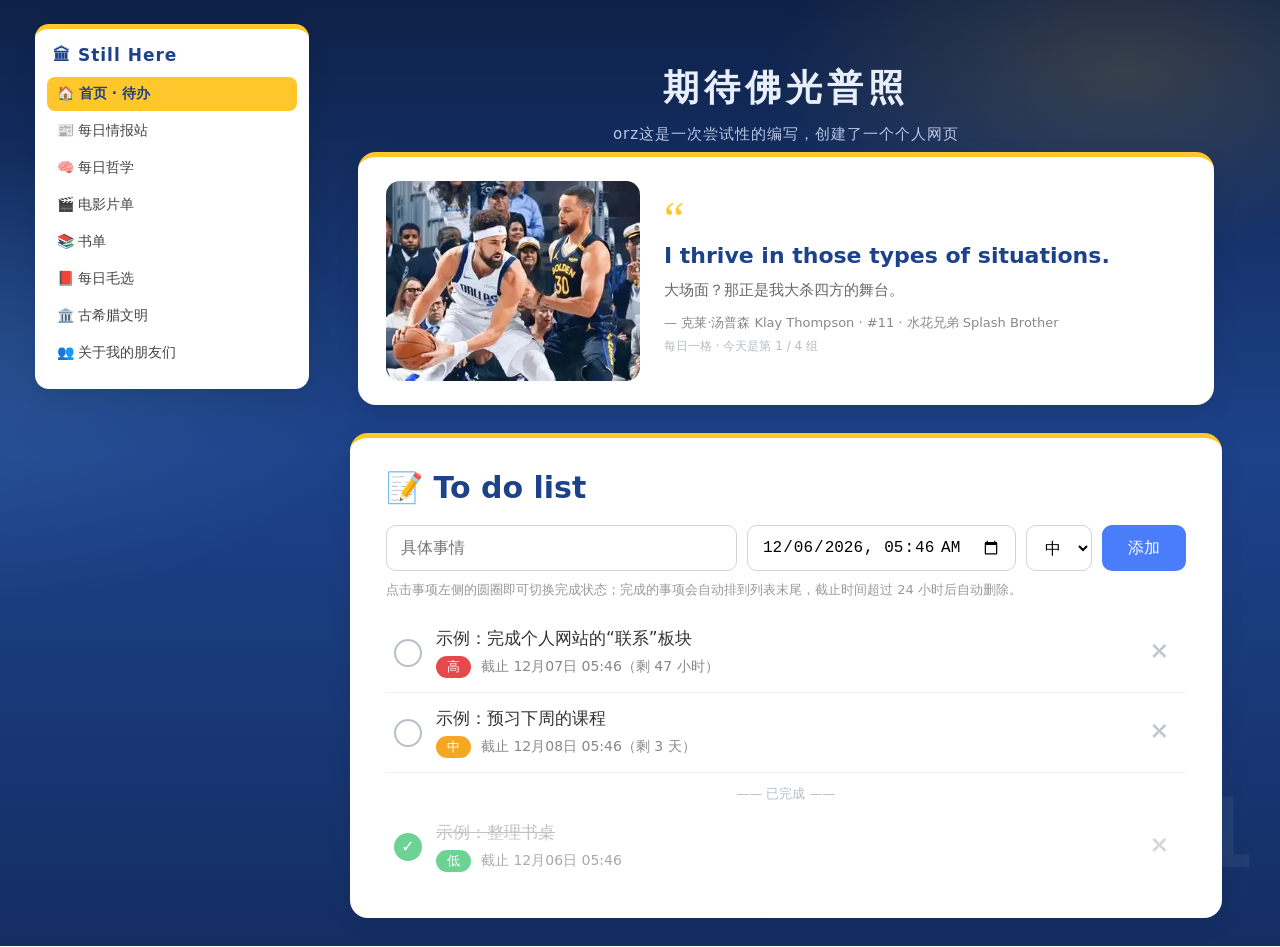
<file: index.html>
<!DOCTYPE html>
<html lang="zh-CN">
<head>
<meta charset="utf-8">
<meta name="viewport" content="width=device-width, initial-scale=1">
<title>首页 · 待办清单 · Still Here</title>
<link rel="stylesheet" href="style.css">
<link rel="icon" href="favicon.svg" type="image/svg+xml">
</head>
<body id="top">
<div class="page-wrap">
<aside class="site-side"></aside>
<script src="nav.js"></script>
<main class="site-main">
<!-- ===== 网站开场白 ===== -->
    <header class="site-intro">
      <h1>期待佛光普照</h1>
      <p>orz这是一次尝试性的编写，创建了一个个人网页</p>
    </header>

    
<!-- ===== 克莱·汤普森名言横幅（每日一格） ===== -->
    <section class="klay-banner" id="klay">
      <img class="klay-photo" id="klayPhoto" src="klay-hold.webp" alt="克莱·汤普森 Klay Thompson #11">
      <div class="klay-quote">
        <div class="klay-mark">“</div>
        <p class="klay-text" id="klayQuote">I thrive in those types of situations.</p>
        <p class="klay-cn" id="klayQuoteCn">大场面？那正是我大杀四方的舞台。</p>
        <p class="klay-author" id="klayAuthor">— 克莱·汤普森 Klay Thompson · #11 · 水花兄弟 Splash Brother</p>
        <p class="klay-credit" id="klayCredit" style="display:none;"></p>
        <p class="klay-day" id="klayDay"></p>
      </div>
    </section>
    <script>
      (function () {
        // 照片 + 格言轮换池：按日期每天自动换一组；想加新的往数组里追加即可
        var WALL = [
          {
            img: 'klay-hold.webp', alt: '克莱持球对阵库里',
            en: 'I thrive in those types of situations.',
            cn: '大场面？那正是我大杀四方的舞台。',
            by: '— 克莱·汤普森 Klay Thompson · #11 · 水花兄弟 Splash Brother',
            credit: ''
          },
          {
            img: 'klay-shot.webp', alt: '克莱的经典投篮姿势',
            en: "It's pretty surreal, and really you just feel like every shot you throw up is going to go in.",
            cn: '那感觉难以置信——你投出去的每一球，都应声入网。',
            by: '— 克莱·汤普森，2015年1月23日 · 单节37分之夜',
            credit: 'Photo: Keith Allison / Wikimedia Commons · CC BY-SA 2.0'
          },
          {
            img: 'klay-run.webp', alt: '克莱身穿勇士白色球衣',
            en: "I'm satisfied with Game 6 Klay. I don't need another nickname.",
            cn: '“G6 克莱”——这个名字我很满意，不需要别的了。',
            by: '— 克莱·汤普森，2022年6月 · 总决赛G6赛后',
            credit: ''
          },
          {
            img: 'klay.webp', alt: '克莱身穿勇士新年中文球衣',
            en: "I realize I'm on a really good streak right now of Game 6s... It's obviously a nickname I've earned.",
            cn: '“G6 克莱”这个绰号，是我用一场场硬仗挣来的。',
            by: '— 克莱·汤普森，2022年6月 · “G6克莱”',
            credit: 'Photo: Keith Allison / Wikimedia Commons · CC BY-SA 2.0'
          }
        ];
        var day = Math.floor(new Date().setHours(0, 0, 0, 0) / 86400000);
        var pick = WALL[day % WALL.length];
        document.getElementById('klayPhoto').src = pick.img;
        document.getElementById('klayPhoto').alt = pick.alt;
        document.getElementById('klayQuote').textContent = pick.en;
        document.getElementById('klayQuoteCn').textContent = pick.cn;
        document.getElementById('klayAuthor').textContent = pick.by;
        var creditEl = document.getElementById('klayCredit');
        if (pick.credit) { creditEl.textContent = pick.credit; creditEl.style.display = ''; }
        document.getElementById('klayDay').textContent = '每日一格 · 今天是第 ' + (day % WALL.length + 1) + ' / ' + WALL.length + ' 组';
      })();
    </script>

    
<!-- ===== 模块一：To do list ===== -->
    <section class="todo-section" id="todo">
      <h2>📝 To do list</h2>
      <form class="todo-form" id="todoForm">
        <input type="text" id="todoText" placeholder="具体事情" maxlength="100" required>
        <input type="datetime-local" id="todoTime" required>
        <select id="todoUrgency" title="紧迫度">
          <option value="high">高</option>
          <option value="mid" selected>中</option>
          <option value="low">低</option>
        </select>
        <button type="submit">添加</button>
      </form>
      <p class="todo-tip">点击事项左侧的圆圈即可切换完成状态；完成的事项会自动排到列表末尾，截止时间超过 24 小时后自动删除。</p>
      <ul id="todoList"></ul>
    </section>

    
</main>
</div>
<script>
      (function () {
        var KEY = 'stillHereTodos';
        var DAY = 24 * 60 * 60 * 1000;
        var listEl = document.getElementById('todoList');

        function pad(n) { return (n < 10 ? '0' : '') + n; }
        function uid() { return Date.now().toString(36) + '-' + Math.random().toString(36).slice(2, 7); }
        function toInputValue(d) {
          return d.getFullYear() + '-' + pad(d.getMonth() + 1) + '-' + pad(d.getDate()) +
                 'T' + pad(d.getHours()) + ':' + pad(d.getMinutes());
        }
        function fmtTime(str) {
          var d = new Date(str);
          return (d.getMonth() + 1) + '月' + pad(d.getDate()) + '日 ' + pad(d.getHours()) + ':' + pad(d.getMinutes());
        }
        function load() {
          try { return JSON.parse(localStorage.getItem(KEY)) || []; }
          catch (e) { return []; }
        }
        function save() {
          try { localStorage.setItem(KEY, JSON.stringify(todos)); } catch (e) {}
        }

        var todos = load();

        // 第一次打开时放三条示例数据方便预览效果；不需要可整段删除
        var firstRun = false;
        try { firstRun = localStorage.getItem(KEY) === null; } catch (e) {}
        if (firstRun && todos.length === 0) {
          var now = Date.now();
          todos = [
            { id: uid(), text: '示例：完成个人网站的“联系”板块', time: toInputValue(new Date(now + 2 * DAY)), urgency: 'high', done: false },
            { id: uid(), text: '示例：预习下周的课程', time: toInputValue(new Date(now + 3 * DAY)), urgency: 'mid', done: false },
            { id: uid(), text: '示例：整理书桌', time: toInputValue(new Date(now + 1 * DAY)), urgency: 'low', done: true }
          ];
          save();
        }

        // 截止时间超过 24 小时的事项自动删除（无论是否完成）
        function cleanExpired() {
          var now = Date.now();
          var remain = todos.filter(function (t) {
            return new Date(t.time).getTime() + DAY > now;
          });
          if (remain.length !== todos.length) { todos = remain; save(); }
        }

        function remainingText(endMs) {
          var ms = endMs - Date.now();
          if (ms <= 0) return '（已逾期）';
          var h = Math.floor(ms / 3600000);
          if (h < 1) return '（剩不到 1 小时）';
          if (h < 48) return '（剩 ' + h + ' 小时）';
          return '（剩 ' + Math.round(h / 24) + ' 天）';
        }

        function render() {
          // 未完成的排前面（同组内按截止时间从早到晚），完成的固定沉到最末尾
          todos.sort(function (a, b) {
            if (a.done !== b.done) return a.done ? 1 : -1;
            return new Date(a.time) - new Date(b.time);
          });

          listEl.innerHTML = '';
          if (todos.length === 0) {
            var empty = document.createElement('li');
            empty.className = 'todo-empty';
            empty.textContent = '暂无待办，在上面添加一件吧～';
            listEl.appendChild(empty);
            return;
          }

          var hasPending = todos.some(function (t) { return !t.done; });
          var dividerAdded = false;

          todos.forEach(function (t) {
            if (t.done && hasPending && !dividerAdded) {
              var dv = document.createElement('li');
              dv.className = 'todo-divider';
              dv.textContent = '—— 已完成 ——';
              listEl.appendChild(dv);
              dividerAdded = true;
            }

            var li = document.createElement('li');
            li.className = 'todo-item' + (t.done ? ' done' : '');

            var check = document.createElement('span');
            check.className = 'todo-check';
            check.dataset.id = t.id;
            check.title = '点击切换完成状态';
            check.textContent = '✓';

            var main = document.createElement('div');
            main.className = 'todo-main';

            var text = document.createElement('div');
            text.className = 'todo-text';
            text.textContent = t.text;

            var end = new Date(t.time);
            var overdue = !t.done && end.getTime() < Date.now();
            var meta = document.createElement('div');
            meta.className = 'todo-meta' + (overdue ? ' overdue' : '');

            var badge = document.createElement('span');
            badge.className = 'badge ' + t.urgency;
            badge.title = '紧迫度';
            badge.textContent = t.urgency === 'high' ? '高' : (t.urgency === 'mid' ? '中' : '低');

            var deadline = document.createElement('span');
            deadline.className = 'todo-deadline';
            deadline.textContent = '截止 ' + fmtTime(t.time) + (t.done ? '' : remainingText(end.getTime()));

            meta.appendChild(badge);
            meta.appendChild(deadline);
            main.appendChild(text);
            main.appendChild(meta);

            var del = document.createElement('button');
            del.type = 'button';
            del.className = 'todo-del';
            del.dataset.del = t.id;
            del.title = '删除';
            del.textContent = '✕';

            li.appendChild(check);
            li.appendChild(main);
            li.appendChild(del);
            listEl.appendChild(li);
          });
        }

        document.getElementById('todoForm').addEventListener('submit', function (e) {
          e.preventDefault();
          var textEl = document.getElementById('todoText');
          var timeEl = document.getElementById('todoTime');
          var text = textEl.value.trim();
          if (!text || !timeEl.value) return;
          todos.push({
            id: uid(),
            text: text,
            time: timeEl.value,
            urgency: document.getElementById('todoUrgency').value,
            done: false
          });
          save();
          render();
          textEl.value = '';
          timeEl.value = toInputValue(new Date(Date.now() + DAY));
          textEl.focus();
        });

        listEl.addEventListener('click', function (e) {
          var check = e.target.closest ? e.target.closest('.todo-check') : null;
          if (check) {
            for (var i = 0; i < todos.length; i++) {
              if (String(todos[i].id) === check.dataset.id) { todos[i].done = !todos[i].done; break; }
            }
            save();
            render();
            return;
          }
          var del = e.target.closest ? e.target.closest('.todo-del') : null;
          if (del) {
            todos = todos.filter(function (t) { return String(t.id) !== del.dataset.del; });
            save();
            render();
          }
        });

        document.getElementById('todoTime').value = toInputValue(new Date(Date.now() + DAY));

        cleanExpired();
        render();
        // 页面保持打开时每分钟刷新一次：自动删除过期事项、更新剩余时间
        setInterval(function () { cleanExpired(); render(); }, 60 * 1000);
      })();
    </script>
</body>
</html>
</file>
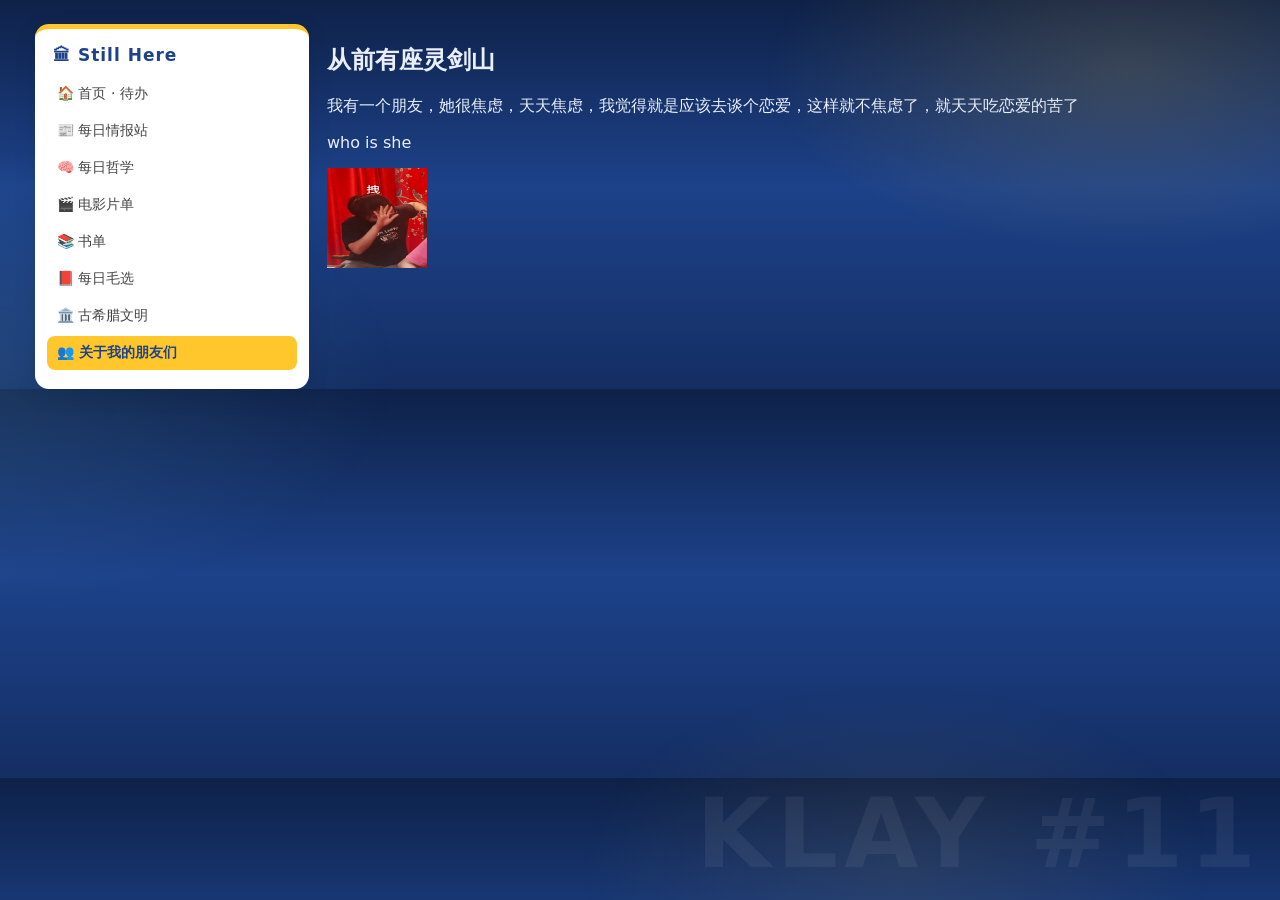
<file: about-friends.html>
<!DOCTYPE html>
<html lang="zh-CN">
<head>
<meta charset="utf-8">
<meta name="viewport" content="width=device-width, initial-scale=1">
<title>关于我的朋友们 · Still Here</title>
<link rel="stylesheet" href="style.css">
<link rel="icon" href="favicon.svg" type="image/svg+xml">
</head>
<body id="top">
<div class="page-wrap">
<aside class="site-side"></aside>
<script src="nav.js"></script>
<main class="site-main">
<!-- ===== 关于我的朋友们 ===== -->
    <section class="friends-section" id="friends">
      <h2>从前有座灵剑山</h2>
      <p>我有一个朋友，她很焦虑，天天焦虑，我觉得就是应该去谈个恋爱，这样就不焦虑了，就天天吃恋爱的苦了</p>
      <p>who is she</p>
      <img src="test1.webp" alt="logo" width="100" height="100">
    </section>
</main>
</div>
</body>
</html>
</file>
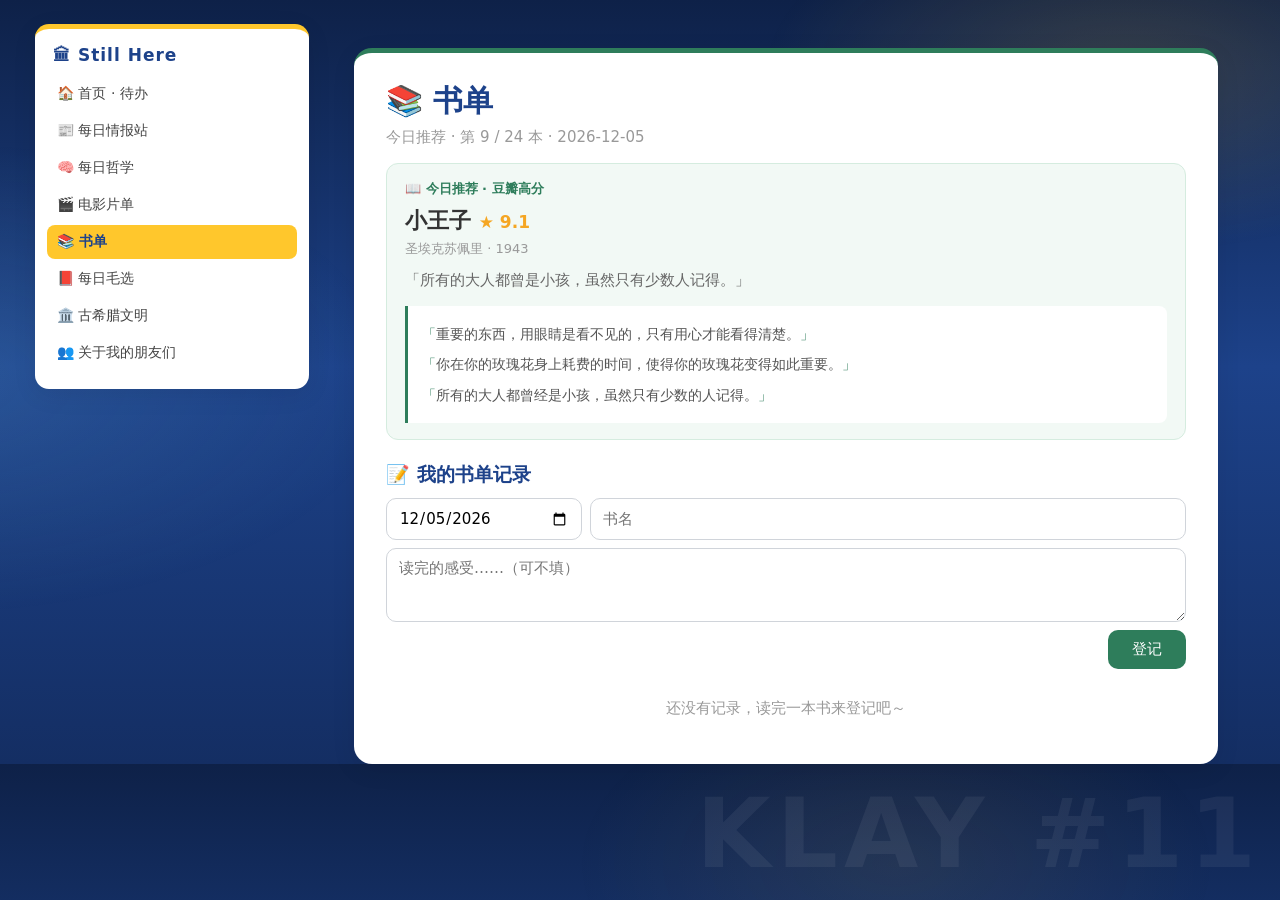
<file: books.html>
<!DOCTYPE html>
<html lang="zh-CN">
<head>
<meta charset="utf-8">
<meta name="viewport" content="width=device-width, initial-scale=1">
<title>书单 · Still Here</title>
<link rel="stylesheet" href="style.css">
<link rel="icon" href="favicon.svg" type="image/svg+xml">
</head>
<body id="top">
<div class="page-wrap">
<aside class="site-side"></aside>
<script src="nav.js"></script>
<main class="site-main">
<!-- ===== 模块五：书单 ===== -->
    <section class="book-section" id="books">
      <h2>📚 书单</h2>
      <p class="book-date" id="bkDate"></p>
      <div class="book-pick">
        <p class="book-pick-tag">📖 今日推荐 · 豆瓣高分</p>
        <p class="book-pick-name" id="bkPickName"></p>
        <p class="book-pick-meta" id="bkPickMeta"></p>
        <p class="book-pick-line" id="bkPickLine"></p>
        <ul class="book-quotes" id="bkPickQuotes"></ul>
      </div>
      <h3 class="book-sub">📝 我的书单记录</h3>
      <form class="book-form" id="bookForm">
        <div class="book-row">
          <input type="date" id="bkDateInput" required>
          <input type="text" id="bkNameInput" placeholder="书名" maxlength="60" required>
        </div>
        <textarea id="bkThought" placeholder="读完的感受……（可不填）" maxlength="300"></textarea>
        <button type="submit">登记</button>
      </form>
      <ul id="bookList"></ul>
    </section>
    <script>
      var BOOK_POOL = [
        { n: '红楼梦', a: '曹雪芹', y: '1791', s: 9.6, line: '满纸荒唐言，一把辛酸泪——中国古典小说的顶点。',
          q: ['满纸荒唐言，一把辛酸泪。都云作者痴，谁解其中味？', '世事洞明皆学问，人情练达即文章。', '假作真时真亦假，无为有处有还无。'] },
        { n: '活着', a: '余华', y: '1993', s: 9.4, line: '福贵的一生，把“活着”两个字写成了史诗。',
          q: ['人是为了活着本身而活着，而不是为了活着之外的任何事物而活着。', '少年去游荡，中年想掘藏，老年做和尚。'] },
        { n: '1984', a: '乔治·奥威尔', y: '1949', s: 9.4, line: '老大哥在看着你——最令人脊背发凉的政治寓言。',
          q: ['战争即和平，自由即奴役，无知即力量。', '谁控制过去就控制未来；谁控制现在就控制过去。', '老大哥在看着你。'] },
        { n: '百年孤独', a: '加西亚·马尔克斯', y: '1967', s: 9.3, line: '多年以后，面对行刑队，他想起那个看冰块的下午。',
          q: ['多年以后，面对行刑队，奥雷里亚诺上校将会回想起父亲带他去见识冰块的那个遥远的下午。', '生命中真正重要的不是你遭遇了什么，而是你记住了哪些事，又是如何铭记的。', '过去都是假的，回忆是一条没有归途的路。'] },
        { n: '围城', a: '钱钟书', y: '1947', s: 9.3, line: '婚姻是一座围城，城外的人想进去，城里的人想出来。',
          q: ['婚姻是一座围城，城外的人想进去，城里的人想出来。', '天下只有两种人：一种人挑最好的葡萄先吃，另一种人把最好的留到最后吃。', '我们对采摘不到的葡萄，不但想象它酸，也很可能想象它是分外地甜。'] },
        { n: '三体', a: '刘慈欣', y: '2006', s: 9.3, line: '宇宙就是一座黑暗森林，每个文明都是带枪的猎人。',
          q: ['弱小和无知不是生存的障碍，傲慢才是。', '给岁月以文明，而不是给文明以岁月。', '宇宙就是一座黑暗森林，每个文明都是带枪的猎人。'] },
        { n: '动物农场', a: '乔治·奥威尔', y: '1945', s: 9.3, line: '动物们赶走人类建立理想国，然后……比童话更冷的历史寓言。',
          q: ['所有动物一律平等，但有些动物比其他动物更平等。', '四条腿好，两条腿坏。', '我要更努力地工作。'] },
        { n: '福尔摩斯探案全集', a: '柯南·道尔', y: '1887', s: 9.2, line: '排除一切不可能的，剩下的就是真相。',
          q: ['排除一切不可能的，剩下的即使多么难以置信，那也是真相。', '我从不猜测。猜测是一种极坏的习惯，会影响逻辑推理。', '对于一个伟大的头脑来说，没有什么是微不足道的。'] },
        { n: '小王子', a: '圣埃克苏佩里', y: '1943', s: 9.1, line: '所有的大人都曾是小孩，虽然只有少数人记得。',
          q: ['重要的东西，用眼睛是看不见的，只有用心才能看得清楚。', '你在你的玫瑰花身上耗费的时间，使得你的玫瑰花变得如此重要。', '所有的大人都曾经是小孩，虽然只有少数的人记得。'] },
        { n: '苏菲的世界', a: '乔斯坦·贾德', y: '1991', s: 9.1, line: '一封神秘来信，带你从苏格拉底一路走到萨特。',
          q: ['你是谁？', '世界从何而来？', '最聪明的是明白自己无知的人。'] },
        { n: '人类简史', a: '尤瓦尔·赫拉利', y: '2011', s: 9.1, line: '从非洲草原到人工智能，十万年人类史的宏大叙事。',
          q: ['智人统治世界，是因为只有智人能够编织出互为主体的意义之网。', '金钱是有史以来最普遍也最有效的互信系统。', '历史从无正义。'] },
        { n: '白夜行', a: '东野圭吾', y: '1999', s: 9.1, line: '我的天空里没有太阳，总是黑夜——东野圭吾的巅峰。',
          q: ['我的天空里没有太阳，总是黑夜，但并不暗，因为有东西代替了太阳。', '只希望能手牵手在太阳下散步。'] },
        { n: '月亮与六便士', a: '毛姆', y: '1919', s: 9.0, line: '满地都是六便士，他却抬头看见了月亮。',
          q: ['我必须画画。我身不由己。一个人掉进水里，他游泳游得好不好是无关紧要的，反正他得挣扎出去。', '一般人都不是他们想要做的那种人，而是他们不得不做的那种人。'] },
        { n: '平凡的世界', a: '路遥', y: '1986', s: 9.0, line: '在苦难中把日子过成诗，普通人的英雄主义。',
          q: ['生活不能等待别人来安排，要自己去争取和奋斗。', '只有永不遏制的奋斗，才能使青春之花即便是凋谢，也是壮丽的凋谢。'] },
        { n: '局外人', a: '加缪', y: '1942', s: 9.0, line: '今天，妈妈死了。也许是昨天，我不知道——荒诞文学的第一课。',
          q: ['今天，妈妈死了。也许是昨天，我不知道。', '人生在世，永远也不该演戏作假。', '我体验到这个世界如此像我，如此友爱融洽，觉得自己过去曾经是幸福的，现在仍然是幸福的。'] },
        { n: '追风筝的人', a: '卡勒德·胡赛尼', y: '2003', s: 8.9, line: '为你，千千万万遍。',
          q: ['为你，千千万万遍。', '许多年过去了，人们说陈年旧事可以被埋葬，然而我终于明白这是错的，因为往事会自行爬上来。', '当罪行导致善行，那就是真正的获救。'] },
        { n: '无人生还', a: '阿加莎·克里斯蒂', y: '1939', s: 8.9, line: '十个小兵人，一个接一个——推理女王最完美的密室。',
          q: ['十个小士兵，出门打牙祭；不幸噎住喉，十个只剩九。', '没有人能离开这座岛。'] },
        { n: '万历十五年', a: '黄仁宇', y: '1981', s: 8.9, line: '公元 1587 年，平平无奇的一年，藏着王朝崩塌的密码。',
          q: ['万历十五年，表面上似乎是四海升平，无事可记，实际上我们的大明帝国却已经走到了它发展的尽头。', '当一个人口众多的国家，各人行动全凭儒家简单粗浅而又无法固定的原则所限制，而法律又缺乏创造性，则其社会发展的程度，必然受到限制。'] },
        { n: '枪炮、病菌与钢铁', a: '贾雷德·戴蒙德', y: '1997', s: 8.9, line: '为什么是欧洲征服了世界？地理决定论的震撼之作。',
          q: ['为什么你们白人制造了那么多货物运到新几内亚来，而我们黑人却几乎没有属于自己的货物？', '各大陆民族长期历史之间的显著差异，不是源自这些民族本身的天生差异，而是源自他们环境的差异。'] },
        { n: '人类群星闪耀时', a: '茨威格', y: '1927', s: 8.7, line: '十四个决定历史的瞬间，茨威格把历史写成了诗。',
          q: ['一个民族，千百万人的命运，往往在某一秒钟被决定。', '人生最大的幸运，莫过于在他年富力强时发现了自己的人生使命。'] },
        { n: '影响力', a: '罗伯特·西奥迪尼', y: '1984', s: 8.7, line: '为什么我们总会说“好”？六大心理武器，看懂别人也看懂自己。',
          q: ['文明的进步，就是人们在不假思索中可以做的事情越来越多。', '我们在要别人帮忙的时候，要是能给一个理由，成功的概率会更大。'] },
        { n: '解忧杂货店', a: '东野圭吾', y: '2012', s: 8.5, line: '把烦恼投进卷帘门，第二天收到回信——东野圭吾最温柔的一本。',
          q: ['很多时候，咨询的人心里已经有了答案，来咨询只是想确认自己的决定是对的。', '如果连自己都不相信自己，那么无论做什么都不会顺利。'] },
        { n: '海边的卡夫卡', a: '村上春树', y: '2002', s: 8.5, line: '十五岁少年的出走，猫会说话，鱼从天而降——村上的魔幻之旅。',
          q: ['当你穿过了暴风雨，你早已不再是原来那个人。', '命运就像沙尘暴，你无处逃遁。只有勇敢跨入其中，当你从沙尘暴中逃出，你已不是跨入时的你了。'] },
        { n: '如何阅读一本书', a: '莫提默·艾德勒', y: '1940', s: 8.4, line: '一本教你怎么读书的书，读完能多读懂一百本。',
          q: ['阅读一本好书，会让你的努力有所回报。最好的书对你的回馈也最多。', '一个阅读者要提出的四个基本问题：这本书在谈什么？作者说了什么、怎么说的？说得有道理吗？这本书跟你有什么关系？'] }
      ];
      (function () {
        var d = new Date();
        var day = Math.floor(d.setHours(0, 0, 0, 0) / 86400000);
        var today = d.getFullYear() + '-' + ('0' + (d.getMonth() + 1)).slice(-2) + '-' + ('0' + d.getDate()).slice(-2);
        var bi = day % BOOK_POOL.length;
        var b = BOOK_POOL[bi];
        document.getElementById('bkDate').textContent = '今日推荐 · 第 ' + (bi + 1) + ' / ' + BOOK_POOL.length + ' 本 · ' + today;
        document.getElementById('bkPickName').innerHTML = b.n + ' <span class="book-score">' + b.s.toFixed(1) + '</span>';
        document.getElementById('bkPickMeta').textContent = b.a + ' · ' + b.y;
        document.getElementById('bkPickLine').textContent = '「' + b.line + '」';
        document.getElementById('bkPickQuotes').innerHTML = (b.q || []).map(function (s) {
          return '<li></li>';
        }).join('');
        var qEls = document.getElementById('bkPickQuotes').querySelectorAll('li');
        for (var qi = 0; qi < qEls.length; qi++) { qEls[qi].textContent = b.q[qi]; }

        var KEY = 'myBooks';
        var list = [];
        try { list = JSON.parse(localStorage.getItem(KEY)) || []; } catch (e) { list = []; }
        var listEl = document.getElementById('bookList');
        var dateEl = document.getElementById('bkDateInput');
        var nameEl = document.getElementById('bkNameInput');
        var thEl = document.getElementById('bkThought');
        dateEl.value = today;

        function save() { try { localStorage.setItem(KEY, JSON.stringify(list)); } catch (e) {} }
        function render() {
          listEl.innerHTML = '';
          if (!list.length) {
            var li = document.createElement('li');
            li.className = 'book-empty';
            li.textContent = '还没有记录，读完一本书来登记吧～';
            listEl.appendChild(li);
            return;
          }
          list.forEach(function (b) {
            var li = document.createElement('li');
            li.className = 'book-item';
            var head = document.createElement('div');
            head.className = 'bk-head';
            var nm = document.createElement('span');
            nm.className = 'bk-name';
            nm.textContent = b.name;
            var tm = document.createElement('span');
            tm.className = 'bk-time';
            tm.textContent = b.date;
            var del = document.createElement('button');
            del.className = 'bk-del';
            del.type = 'button';
            del.title = '删除';
            del.textContent = '✕';
            del.dataset.id = b.id;
            head.appendChild(nm);
            head.appendChild(tm);
            head.appendChild(del);
            var th = document.createElement('p');
            th.className = 'bk-thought';
            th.textContent = b.thought || '';
            if (!b.thought) { th.style.display = 'none'; }
            li.appendChild(head);
            li.appendChild(th);
            listEl.appendChild(li);
          });
        }
        render();

        document.getElementById('bookForm').addEventListener('submit', function (e) {
          e.preventDefault();
          var name = nameEl.value.trim();
          if (!name || !dateEl.value) return;
          list.unshift({ id: Date.now(), name: name, date: dateEl.value, thought: thEl.value.trim() });
          save();
          render();
          nameEl.value = '';
          thEl.value = '';
        });
        listEl.addEventListener('click', function (e) {
          var del = e.target.closest ? e.target.closest('.bk-del') : null;
          if (!del) return;
          list = list.filter(function (b) { return String(b.id) !== del.dataset.id; });
          save();
          render();
        });
      })();
    </script>
    
</main>
</div>

</body>
</html>
</file>
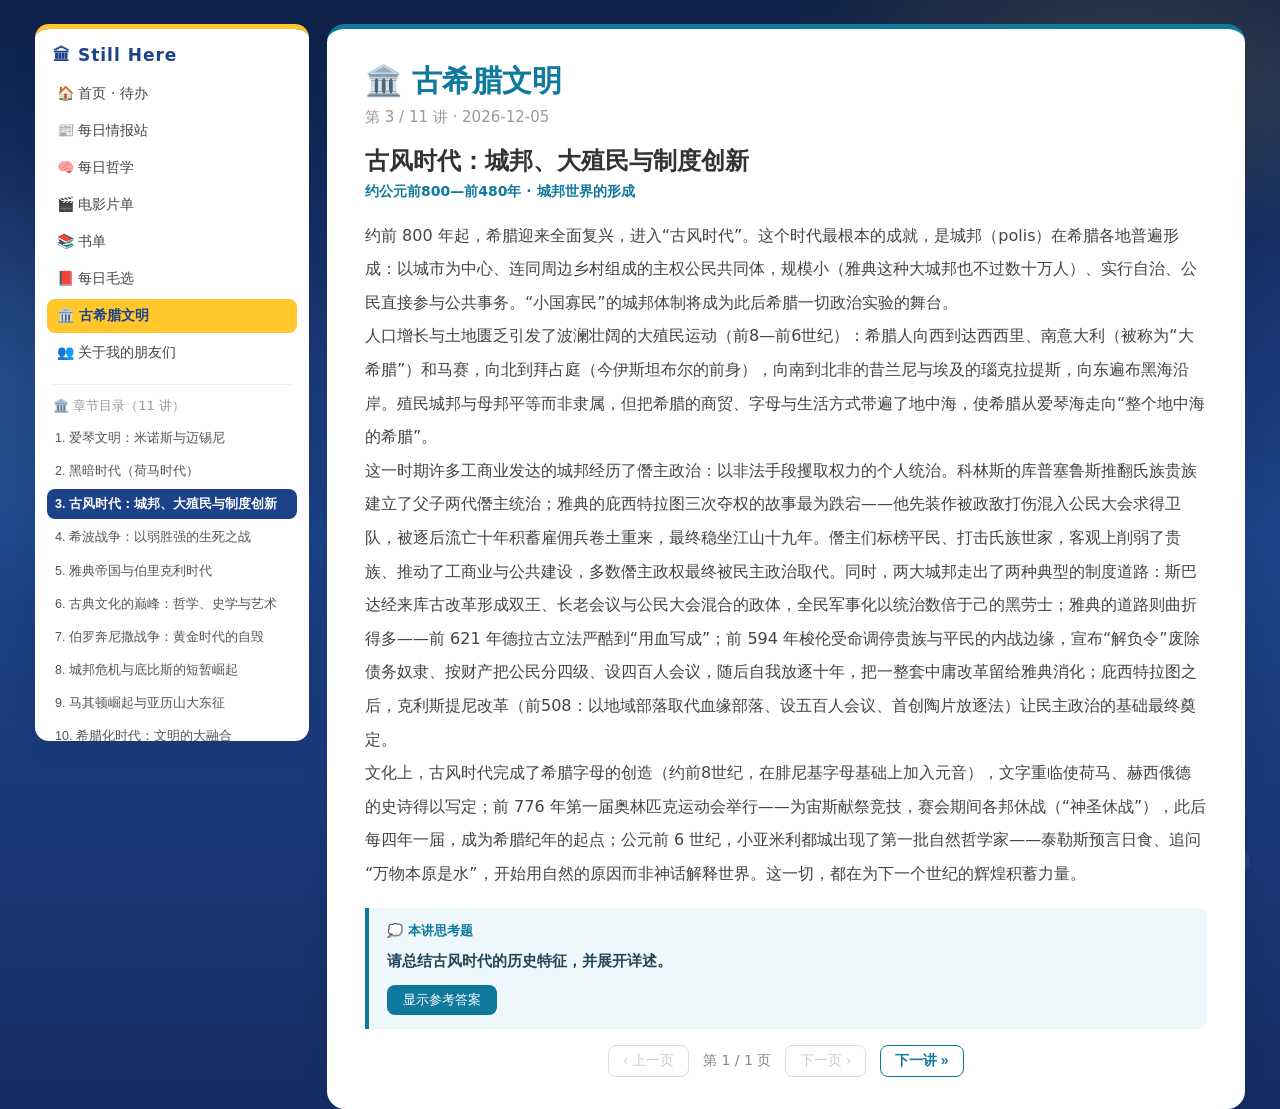
<file: greek.html>
<!DOCTYPE html>
<html lang="zh-CN">
<head>
<meta charset="utf-8">
<meta name="viewport" content="width=device-width, initial-scale=1">
<title>古希腊文明 · Still Here</title>
<link rel="stylesheet" href="style.css">
<link rel="icon" href="favicon.svg" type="image/svg+xml">
</head>
<body id="top">
<div class="page-wrap">
<aside class="site-side">
<div class="side-toc-title">🏛️ 章节目录（11 讲）</div>
<ul id="gkToc"></ul>
</aside>
<script src="nav.js"></script>
<main class="site-main">
<!-- ===== 模块八：古希腊文明 ===== -->
      <section class="greek-section">
      <h2>🏛️ 古希腊文明</h2>
      <p class="greek-date" id="gkDate"></p>
      <p class="greek-topic" id="gkTopic"></p>
      <p class="greek-meta" id="gkMeta"></p>
      <div class="greek-text" id="gkText"></div>
      <div class="greek-quiz">
        <p class="gk-q-title">💭 本讲思考题</p>
        <p class="gk-question" id="gkQuestion"></p>
        <button class="gk-answer-btn" id="gkAnswerBtn" type="button">显示参考答案</button>
        <div class="gk-answer" id="gkAnswer" style="display:none;"></div>
      </div>
      <div class="greek-pager">
        <button id="gkPrev" type="button">‹ 上一页</button>
        <span id="gkPage"></span>
        <button id="gkNext" type="button">下一页 ›</button>
        <button id="gkNextLec" type="button" class="greek-next-lec">下一讲 »</button>
      </div>
    </section>
    <script>
      var GREEK_POOL = [
        { era: '爱琴文明：米诺斯与迈锡尼', time: '约公元前2000—前1100年 · 青铜时代',
          text: '希腊文明的黎明要追溯到爱琴海地区的青铜文明。最先崛起的是克里特岛上的米诺斯文明（约前2000—前1450）：它因英国考古学家伊文思发掘克诺索斯王宫而得名——多层楼阁、上下水道、色彩鲜艳的海豚与跳牛壁画，展现出高度发达的宫廷文明。米诺斯人创造了欧洲最早的文字“线形文字A”（至今未被释读），凭借强大的海军控制爱琴海航路，与埃及、叙利亚广泛贸易，堪称“第一个海上霸权”。修昔底德甚至写道，米诺斯王是希腊人所知的第一支海军的建立者。希腊神话中牛头怪米诺陶洛斯的迷宫传说，正是这段历史留在记忆里的回声。\n这段文明的“再发现”本身就是传奇。1870 年代，德国商人谢里曼坚信《荷马史诗》绝非虚构，带着史诗到土耳其的希萨里克丘发掘，真的挖出了特洛伊城址与大批黄金首饰，轰动世界；接着他又循史诗线索，在伯罗奔尼撒的迈锡尼掘开竖井王墓，拍电报给希腊国王说：“我已凝视着阿伽门农的脸。”1900 年，伊文思买下克里特的山丘，挖出了传说中的克诺索斯“迷宫”。几个“业余爱好者”用一把铲子，把希腊史从文学重新拉回了大地。\n约前1450年前后，克里特岛上的各王宫相继被毁，控制权转移到希腊本土的迈锡尼人手中。迈锡尼文明（约前1600—前1100）的创造者是南下的印欧语系希腊人：狮子门、蜂窝状圆顶王墓与黄金面罩展示其武力和财富。更重要的是，迈锡尼人使用的“线形文字B”于1952年被青年建筑师文特里斯成功释读——它是最早的希腊语书面文字，泥板内容多为王宫的物资清单与徭役记录，证明迈锡尼正是荷马史诗里远征特洛伊的那个希腊世界的历史原型。\n史诗里的特洛伊战争也有历史影子：约前1250年前后，以迈锡尼为首的希腊联军渡海围攻小亚细亚的特洛伊，相传为夺回斯巴达王后海伦而十年苦战，最终以“木马计”破城。考古学家在特洛伊遗址发现了这一时期城市被猛烈焚毁的地层——战争确有其事，只是规模与起因未必如史诗渲染得那样浪漫。\n约前1200年起，“海上民族”的迁徙浪潮席卷东地中海，迈锡尼各王宫相继毁于战火，爱琴文明全面崩溃：城市废弃、文字失传、贸易中断，希腊倒退回没有城市与文字的乡村社会。历史由此进入文明断层期——但它留下的史诗记忆、宗教观念和社会组织雏形，将成为下一个时代的种子。',
          quiz: '线形文字B 的成功释读为什么被视为考古学与史学上的重大突破？',
          answer: '第一，它证明线形文字B 记录的是最早的希腊语，从而确认迈锡尼文明的主人是希腊人的祖先，把希腊文明史从古风时代上溯到了青铜时代整整一千年。第二，释读出的泥板多为王宫仓储、贡赋、徭役清单，让学界第一次直接读到迈锡尼“宫廷再分配经济”的运作方式，而不是仅靠荷马史诗的传说和墓葬推断。第三，它划清了米诺斯（线形文字A，非希腊语）与迈锡尼两个文明的界限，为爱琴考古建立了科学坐标。' },
        { era: '黑暗时代（荷马时代）', time: '约公元前1100—前800年 · 文明断层与史诗记忆',
          text: '迈锡尼崩溃后的两百多年，传统上被称为“黑暗时代”：文字知识随宫室书吏一同消失，城市建设、海外贸易、精美工艺全面衰退，人口锐减。皮罗斯王宫的泥板上还留着仓促备战的最后记录，几天后王宫就在大火中化为焦土——文明崩塌之突然，可见一斑。但黑暗中孕育着新的可能：铁器逐渐普及，价格便宜的铁制农具与兵器取代青铜，为下一次复兴提供了技术基础。\n社会结构上，迈锡尼的“王—宫廷”体制解体，取而代之的是以氏族为基础的村落共同体：公共事务由贵族议事会商议，再交给全体自由民组成的公民大会喝彩通过——这种“军事民主制”正是后来城邦政治的胚胎。希腊人也在爱琴海两岸迁徙：爱奥尼亚人渡海定居小亚细亚西岸（米利都、以弗所十餘城），多利安人进入伯罗奔尼撒南部与克里特，奠定了古风时代希腊世界的族群地理格局。\n这个时代最重要的文化成就，是行吟诗人口耳相传的荷马史诗。想象这样的场景：贵族的宴会上，篝火旁的吟游诗人抱着四弦琴，为满座宾客吟唱阿喀琉斯的愤怒与奥德修斯的漂泊——没有文字，几千行诗全凭程式化的韵律记忆，一代代口耳相传，直到前 8 世纪才被写定。《伊利亚特》与《奥德赛》追述的虽是特洛伊战争的英雄时代，保存的却是黑暗时代的社会记忆与价值观念——贵族的荣誉、好客的义务、对诸神的敬畏。同时代还有另一副嗓子：波奥提亚农夫诗人赫西俄德的《工作与时日》，第一次替平民控诉贵族判案不公——“野兽、鱼类互相吞食，而人却得到了公正，这公正最好的守护者就是法律”。黑暗时代的希腊没有文字，史诗就是它的全部历史与教科书。',
          quiz: '为什么说荷马史诗是研究黑暗时代希腊社会的核心材料？使用它时又需要注意什么局限？',
          answer: '核心材料的原因：黑暗时代文字失传、考古遗存稀少，荷马史诗是唯一连续反映该时代及稍前社会的“文献”，其中保存了军事民主制、贵族与平民关系、宗教观念、好客制度等大量真实的社会史信息，考古发现的几何陶纹样甚至与史诗描述的盾牌形制互相印证。局限在于：史诗最终定形于古风时代早期，内容混合了迈锡尼记忆与后世的物质细节（如混合使用铁器与青铜、火葬与埋葬并存），它描绘的是“英雄时代的理想图景”而非某一具体年代的真实社会；因此使用时必须与考古材料互相校核，把史诗当作价值观的镜子而非编年史料。' },
        { era: '古风时代：城邦、大殖民与制度创新', time: '约公元前800—前480年 · 城邦世界的形成',
          text: '约前 800 年起，希腊迎来全面复兴，进入“古风时代”。这个时代最根本的成就，是城邦（polis）在希腊各地普遍形成：以城市为中心、连同周边乡村组成的主权公民共同体，规模小（雅典这种大城邦也不过数十万人）、实行自治、公民直接参与公共事务。“小国寡民”的城邦体制将成为此后希腊一切政治实验的舞台。\n人口增长与土地匮乏引发了波澜壮阔的大殖民运动（前8—前6世纪）：希腊人向西到达西西里、南意大利（被称为“大希腊”）和马赛，向北到拜占庭（今伊斯坦布尔的前身），向南到北非的昔兰尼与埃及的瑙克拉提斯，向东遍布黑海沿岸。殖民城邦与母邦平等而非隶属，但把希腊的商贸、字母与生活方式带遍了地中海，使希腊从爱琴海走向“整个地中海的希腊”。\n这一时期许多工商业发达的城邦经历了僭主政治：以非法手段攫取权力的个人统治。科林斯的库普塞鲁斯推翻氏族贵族建立了父子两代僭主统治；雅典的庇西特拉图三次夺权的故事最为跌宕——他先装作被政敌打伤混入公民大会求得卫队，被逐后流亡十年积蓄雇佣兵卷土重来，最终稳坐江山十九年。僭主们标榜平民、打击氏族世家，客观上削弱了贵族、推动了工商业与公共建设，多数僭主政权最终被民主政治取代。同时，两大城邦走出了两种典型的制度道路：斯巴达经来库古改革形成双王、长老会议与公民大会混合的政体，全民军事化以统治数倍于己的黑劳士；雅典的道路则曲折得多——前 621 年德拉古立法严酷到“用血写成”；前 594 年梭伦受命调停贵族与平民的内战边缘，宣布“解负令”废除债务奴隶、按财产把公民分四级、设四百人会议，随后自我放逐十年，把一整套中庸改革留给雅典消化；庇西特拉图之后，克利斯提尼改革（前508：以地域部落取代血缘部落、设五百人会议、首创陶片放逐法）让民主政治的基础最终奠定。\n文化上，古风时代完成了希腊字母的创造（约前8世纪，在腓尼基字母基础上加入元音），文字重临使荷马、赫西俄德的史诗得以写定；前 776 年第一届奥林匹克运动会举行——为宙斯献祭竞技，赛会期间各邦休战（“神圣休战”），此后每四年一届，成为希腊纪年的起点；公元前 6 世纪，小亚米利都城出现了第一批自然哲学家——泰勒斯预言日食、追问“万物本原是水”，开始用自然的原因而非神话解释世界。这一切，都在为下一个世纪的辉煌积蓄力量。',
          quiz: '请总结古风时代的历史特征，并展开详述。',
          answer: '古风时代的历史特征可概括为五个方面：其一，城邦制度普遍形成。氏族社会解体后，希腊各地形成了以城市为中心的公民共同体——城邦，它小国寡民、主权在公民集体，从此成为希腊政治生活的基本单元。其二，大殖民运动蓬勃展开。因人口增长与土地不足，前8—前6世纪希腊人向地中海和黑海沿岸广泛殖民，建立起数十个与母邦平等的新城邦，既缓和了社会矛盾，又把希腊文明扩散到整个地中海世界，促进了商业网络与文化交融。其三，僭主政治在许多工商业发达的城邦盛行。僭主虽是非法夺权，却普遍打击氏族贵族、扶持工商业、大兴公共工程，客观上为民主政治的诞生扫清了道路。其四，出现了两种典型的制度创新。斯巴达通过来库古改革建立了全民军事化的贵族政体以统治黑劳士；雅典则经德拉古立法、梭伦改革、克利斯提尼改革三步，确立了地域部落制、五百人会议与陶片放逐法，奠定民主政治的基础。其五，文化实现奠基性复兴：改造腓尼基字母创制希腊字母、荷马与赫西俄德史诗写定、前776年首届奥林匹克运动会举行、米利都自然哲学兴起，希腊人从此开始用理性解释世界。这五个特征共同构成古风时代“承黑暗时代之困、开古典时代之盛”的历史地位。' },
        { era: '希波战争：以弱胜强的生死之战', time: '公元前492—前449年 · 希腊世界的保卫战',
          text: '古风时代晚期，波斯帝国的扩张与小亚希腊城邦的矛盾终于引爆：前 499 年，以米利都为首的爱奥尼亚城邦起义，向希腊本土求援，只有雅典和埃雷特里亚派出二十艘战舰支援。波斯镇压起义后，以此为借口两度远征希腊——希波战争爆发。\n前 490 年，波斯军队在雅典东北的马拉松平原登陆。雅典以一万重装步兵迎战数倍于己的敌军，统帅米太亚得故意加固中央、集中精锐加强两翼：中央佯退诱敌追击，两翼合围屠杀——波斯军阵被拦腰斩断，溃逃回船。阵亡的一百九十二名雅典人被葬于战场，而波斯损失逾六千。传说士兵菲迪皮德斯飞奔四十公里回雅典报捷，喊出“我们胜利了”便力竭而亡——今天的马拉松长跑即由此而来。此时斯巴达因宗教节期（月圆祭典）未能驰援。\n十年后，波斯王薛西斯率数十万大军、千余战舰水陆并进卷土重来。希腊联军在温泉关迎击：斯巴达王李奥尼达率三百勇士与数千盟军死守隘口三天，波斯人劝降交出武器，他回答“来拿吧！”；因叛徒引小路包抄，李奥尼达战死，墓志铭由西蒙尼德写成：“过客啊，请带话给斯巴达人：我们遵从他们的命令，长眠于此。”温泉关失守后雅典弃城，地米斯托克利把全体居民撤到舰上，并在萨拉米斯湾巧施假情报诱骗薛西斯下令舰队封锁海湾出口——狭窄水面使波斯大舰施展不开，雅典灵活的三列桨战舰大破敌军。薛西斯眼看败局，留军北逃。前 479 年，希腊联军又在普拉提亚和米卡勒海角取得陆海双胜，战争主动权彻底易手。\n前 478 年，爱琴海沿岸城邦组成以雅典为首的提洛同盟，持续反攻，战火渐向东移。前 449 年双方订立《卡里阿斯和约》，波斯承认小亚希腊城邦独立，希波战争正式结束。这场战争的意义远超军事：希腊诸邦以远弱于波斯的力量保卫了独立，保存并放大了城邦制度与古典文化的生命力；雅典则因海上战功一跃成为希腊最强大的城邦——这份战功，不久将转化为帝国，也为下一场大战埋下种子。',
          quiz: '希波战争中希腊以弱胜强的关键因素有哪些？',
          answer: '其一，战争性质使然：希腊诸邦是为独立而战，士气与凝聚力远强于由多民族强征拼凑、士气低落的波斯大军。其二，重装步兵与海军的战术优势：希腊重装方阵在陆地近战中占优，雅典的三列桨战舰则在狭窄海峡的机动战中发挥极致（萨拉米斯）。其三，地利：温泉关、萨拉米斯海峡、普拉提亚山地都限制了大军的展开。其四，领袖的正确决策：地米斯托克利放弃雅典城、诱敌海战的战略眼光，是扭转战局的关键。其五，希腊诸邦在生死关头实现了空前的联合（斯巴达任陆军统帅、雅典任海军统帅），尽管内部矛盾不断，协作战仍是胜利的组织基础。' },
        { era: '雅典帝国与伯里克利时代', time: '公元前478—前429年 · 民主的完成与黄金时代',
          text: '希波战争还未结束，雅典就已组建了提洛同盟：爱琴海沿岸和小亚城邦出资出舰，共同对波斯作战。同盟金库原本设在提洛岛，前 454 年被雅典以安全为由移到雅典；同盟变成了“雅典帝国”——盟邦变为纳贡的属国，退盟即遭镇压（纳克索斯、萨索斯）。帝国的贡金养活了雅典的海军、民主与伟大的建筑工程。\n内政上，雅典民主在前 5 世纪中叶最终完成。埃菲阿尔特改革剥除了贵族议事会（战神山议事会）的大部分权力；伯里克利连任首席将军十余年，确立公民大会为最高权力机关、五百人会议轮值执政、陪审法庭向公民发放津贴、几乎所有公职向公民开放并抽签产生，甚至发放“观剧津贴”让穷人也能参加文化生活。雅典民主在其时达到了古代世界前所未有的高度——尽管它的基石仍是数万名奴隶的劳动，妇女和外邦人始终被排除在公民之外。\n伯里克利时代也是古典文化的黄金时代。他的葬礼演说最能代表这个时代的自信：阵亡将士国葬典礼上，他对全城公民宣告——“我们的政体之所以被称为民主政体，是因为政权在全体公民手中，而不在少数人手中……我们的城市是全希腊的学校。”前 447 年动工的帕特农神庙历时十五年落成：建筑师伊克蒂诺斯与卡利克拉特设计，雕刻大师菲狄亚斯主持全部工程，神庙内高达十二米的雅典娜黄金象牙像与它精妙的视觉修正曲线，至今被建筑史奉为不可逾越的典范。悲剧舞台同样群星璀璨：埃斯库罗斯、索福克勒斯、欧里庇得斯与喜剧家阿里斯托芬每年在酒神剧场竞演；史学家希罗多德的《历史》也在这座城市完成。而站在这一切顶端的伯里克利，身边站着来自米利都的才女阿斯帕西娅——她的智慧连苏格拉底都是常客。\n但帝国的扩张也不断积累着盟邦的怨恨与斯巴达的恐惧：贡金变成了雅典的办公楼与神庙，盟邦的内政被干涉，异议者被流放。黄金时代的裂缝已在暗中生长。',
          quiz: '提洛同盟是怎样一步步演变为“雅典帝国”的？这一演变说明了什么？',
          answer: '演变过程：提洛同盟（前478）最初是平等城邦的攻守同盟，盟邦可出舰或纳贡；前470年前后雅典镇压要求退盟的纳克索斯岛、前465年镇压萨索斯起义，退盟权事实上被剥夺；前454年同盟金库迁往雅典，贡金被用于雅典自己的城市建设工程与海军；此后雅典开始向盟邦派驻监察官与驻军、推行雅典式民主、强令使用雅典货币与度量衡，并要求盟邦案件送雅典陪审法庭审理——同盟彻底变为听命于雅典的帝国。这说明：其一，霸权国家主导的同盟极易从“安全共同体”异化为控制工具；其二，帝国的资源反哺了雅典的民主与文化，使制度成就与霸权逻辑缠绕共生；其三，压迫盟邦积怨日深，最终在伯罗奔尼撒战争中成为雅典失败的重要原因。' },
        { era: '古典文化的巅峰：哲学、史学与艺术', time: '公元前5世纪 · 理性的觉醒',
          text: '希波战争后的雅典，聚集了全希腊的智者与艺术家，古典文化在战火与民主的交织中达到巅峰。哲学的脉络清晰可见：先是米利都学派与赫拉克利特、德谟克利特（原子论）等自然哲学家追问世界的本原；随后智者运动把目光转向人与社会，普罗塔哥拉喊出“人是万物的尺度”。苏格拉底则扭转方向，终生赤脚在雅典街头追问“什么是正义、什么是美德”，以反诘法启发思考。前 399 年，雅典以“不敬城邦之神、败坏青年”两项罪名判处他死刑——五百零一名陪审员仅以微弱多数定罪。狱中他拒绝朋友安排的越狱：“一个人应当遵守他与城邦的法律之约。”行刑那天，他从容与弟子讨论灵魂不朽，然后接过毒堇汁，仰面饮尽——柏拉图在《斐多篇》里记录了这最后的时刻。他的弟子柏拉图创办学园（前387，因校址在阿卡德摩斯园林得名，延续九百余年）、著《理想国》、提出理念论；柏拉图的学生亚里士多德创办吕克昂学园，著述涵盖逻辑、伦理、政治、生物、诗学，堪称古代世界的百科全书，他还有另一个身份——亚历山大大帝的老师。\n史学在这一时期正式诞生。希罗多德的《历史》以希波战争为主线，记录了希腊与波斯世界的风土人情，被尊为“史学之父”；修昔底德本是雅典将军，因驰援安菲波利斯不及时被放逐，二十年流亡中随军记录战争，写下《伯罗奔尼撒战争史》，提出“使战争无可避免的真正原因，是雅典力量的增长引起了斯巴达的恐惧”——这一“修昔底德陷阱”的论断至今仍是国际关系的经典命题。\n艺术与科学同样辉煌：悲剧在埃斯库罗斯、索福克勒斯、欧里庇得斯笔下从祭祀歌舞发展为深刻的人性剧场（《俄狄浦斯王》为代表），阿里斯托芬的喜剧辛辣地讽刺时政；医学上希波克拉底开创了以观察和伦理为本的理性医学传统，誓言流传至今。这一切成就的共同底色，是城邦的公共生活——剧场、法庭、市集与公民辩论，构成了希腊理性生长的土壤。',
          quiz: '苏格拉底、柏拉图、亚里士多德师徒三人各自的核心贡献是什么？他们的思想如何构成一条延续的线索？',
          answer: '苏格拉底把哲学从天上带回人间：他不再追问自然本原，而是追问人的德性与善恶，以“反诘法”（问答中不断暴露对方定义的矛盾）逼人审视自己的信念，提出“未经审视的人生不值得过”——他为哲学确立了“理性自省”的方法。柏拉图继承老师的追问并给出体系化答案：可感世界背后存在永恒不变的“理念世界”，人的认识是灵魂对理念的回忆，政治理想则凝结在《理想国》的“哲学王”设计中，并创办西方第一所学园。亚里士多德名句“吾爱吾师，吾更爱真理”正是对柏拉图理念的批判性修正：他拒绝脱离具体事物的抽象理念，主张从经验观察出发研究万物，建立了逻辑学（三段论）与分科研究的体系，将伦理学落脚于“幸福是合乎德性的实现活动”。三人一线：从自省，到体系，再到经验与逻辑——构成西方理性传统的第一座完整金字塔。' },
        { era: '伯罗奔尼撒战争：黄金时代的自毁', time: '公元前431—前404年 · 二十七年的内战',
          text: '雅典帝国的扩张终于触动了斯巴达为首的伯罗奔尼撒同盟。前 431 年，战争全面爆发。修昔底德一针见血地指出深层原因：“使战争无可避免的真正原因，是雅典力量的增长，以及由此引起的斯巴达人的恐惧。”这场希腊人打希腊人的内战，持续了整整二十七年。\n战争第一阶段（前431—前421，史称阿基达马斯战争）：斯巴达陆军年年焚掠阿提卡农村，雅典凭借连接雅典城与比雷埃夫斯港的“长城”据守、以海军袭扰伯罗奔尼撒沿岸；前 430 年大瘟疫席卷雅典——修昔底德亲身患病记录：健康的人突然头部发烧、眼睛红肿、咽喉溃烂，第七八天死亡便从腹部蔓延而下，医生束手无策且死者以医生为最多；全城道德崩坏，人人在绝望中及时行乐。人口锐减四分之一，主导战争的伯里克利也病死其中，临终前雅典人已先罚了他一笔款。双方打得筋疲力尽，前 421 年订立《尼西亚斯和约》，但和约形同虚设，冲突并未真正停止。\n和约后的关键人物是光彩夺目又反复无常的亚西比德：前 415 年他鼓动雅典倾国之兵远征西西里的叙拉古；出征前夜，全城的神像面孔却被人捣毁，他被控亵渎神明，中途被召回受审——索性叛逃斯巴达，并给宿敌献上破敌之策：派兵驰援叙拉古、在阿提卡永久设垒。远征以惨败告终：夜袭失利后，撤退又因月食延误，叙拉古大港海战雅典舰队被堵在港内全歼，数万陆军在向内陆撤退的路上被杀被俘，战俘被扔进叙拉古采石场，瘟疫与苦役下幸存者寥寥。斯巴达则用波斯的金钱重建了舰队。前 405 年羊河海战，莱山德趁雅典舰队上岸散漫之机突然袭击，一百七十余艘战舰被俘获，三千名雅典俘虏被处决。次年被封锁的雅典投降：拆毁长城、交出全部舰队（只留十二艘警戒船）、解散提洛同盟、接受“三十僭主”统治。雅典帝国灰飞烟灭，希腊的黄金时代就此终结。这场战争留下的教训被修昔底德写进史书：内耗的代价，永远大于胜利的荣光。',
          quiz: '伯罗奔尼撒战争的深层原因是什么？它给希腊世界带来了怎样的后果？',
          answer: '深层原因：修昔底德的经典论断——“使战争无可避免的真正原因，是雅典力量的增长引起了斯巴达的恐惧”，即新兴强权与既有霸权之间的结构性冲突（后世称之为“修昔底德陷阱”）。直接诱因则是科基拉与科林斯的冲突、以及雅典对米加拉的禁令等系列事件。后果：雅典战败、帝国解体、民主中断（三十僭主）；但更深远的是对整个希腊世界的伤害——各邦在战争中两败俱伤、雇佣兵盛行、公民道德滑坡，城邦政治的凝聚力从此一蹶不振；战后斯巴达的专横统治又迅速激起各邦新的反抗，希腊进入霸权频繁更迭却无人能稳定的城邦危机时代。' },
        { era: '城邦危机与底比斯的短暂崛起', time: '公元前4世纪上半叶 · 无人能主宰的希腊',
          text: '伯罗奔尼撒战争后，斯巴达凭借胜利成为希腊霸主，却迅速走向专横：它强行在各邦扶植亲斯巴达的寡头政权（如雅典的“三十僭主”——他们三个月内就处决了约一千五百名公民，比十年战争死的人还多），干涉内政、索要贡赋。前 395 年，底比斯、雅典、科林斯、阿尔戈斯结成同盟对斯巴达开战（科林斯战争），战争打到前 387 年，波斯以“大王和约”强行仲裁——所有城邦自治、塞浦路斯等地归波斯。曾经并肩抗波斯的希腊，如今要靠波斯敕令来维持和平，城邦自主的神话开始破灭。\n真正给斯巴达霸权致命一击的是底比斯。这个玻俄提亚的城邦在伊巴密浓达和佩洛皮达斯领导下革新军事：著名的“斜线战斗队形”一反传统平齐战线，把五十年不下五十对的精锐“神圣战队”集中在左翼，形成重锤猛砸敌军右翼要害。前 371 年留克特拉之战，伊巴密浓达以斜线阵大破号称不可战胜的斯巴达方阵，斯巴达王克莱翁布罗图斯战死——这是斯巴达陆军数百年来的第一次决定性惨败。战后伊巴密浓达挥师伯罗奔尼撒，解放了美塞尼亚的黑劳士（他们独立建城，斯巴达的经济与兵源根基从此崩塌），昔日被奴役的阿卡迪亚人也纷纷建城自立。底比斯称雄十年，但前 362 年曼丁尼亚之战，伊巴密浓达率军再度粉碎斯巴达与雅典联军，自己却在冲锋时被长矛刺中。传说弥留之际他问：“我是否还活着？”得知底比斯已胜，他微笑答道：“那么我死得其所。”霸权亦随这位统帅的离去而消散。\n此后希腊进入真正的城邦危机：没有哪个城邦能建立稳定秩序，同盟战争连绵不断（神圣战争打了两场）；雇佣兵取代公民兵成为战场主力，将军们为波斯和国外雇主带兵打仗；贫富分化加剧，债务与土地兼并让公民兵源枯竭；雄辩家伊索克拉底呼吁希腊人停止内斗、联合东征波斯“取之不尽的财富”；哲学家开始质疑城邦制度本身。就在希腊诸邦陷入内耗泥潭之时，北方马其顿王国正在腓力二世手中悄悄崛起——一个新时代的阴影已经逼近。',
          quiz: '公元前4世纪希腊城邦危机表现在哪些方面？其根源是什么？',
          answer: '危机的表现：一、霸权更迭频繁却无一稳定——斯巴达、底比斯相继称霸又迅速衰落，希腊再无公认的领袖；二、公民兵制度瓦解，职业雇佣兵成为作战主力，军队效忠金钱而非城邦；三、社会矛盾激化，土地兼并与债务使小农破产、贫富对立尖锐，大地产者与无地者冲突不断；四、城邦间战争连绵（同盟战争、神圣战争），城邦独力难支，只能依附霸权或波斯金钱；五、思想界出现对城邦制度的怀疑，犬儒与伊壁鸠鲁式的个人主义开始流行。其根源在于城邦体制本身的局限：小国寡民、排他的公民权、以邻为壑的经济模式，无法容纳伯罗奔尼撒战争后扩张的社会与经济现实——城邦的框架已经装不下希腊的野心，统一或更大的政治体成为客观需要，马其顿恰好填补了这一真空。' },
        { era: '马其顿崛起与亚历山大东征', time: '公元前359—前323年 · 从王国到世界帝国',
          text: '马其顿位于希腊北部边陲，长期被希腊人视为半野蛮之地。前 359 年腓力二世即位后彻底改造了这个王国：他少年时曾在底比斯做人质三年，亲眼观察了伊巴密浓达的斜线战术，回国后创建以“萨里沙长矛”（长达五至六米）武装的密集方阵，辅以精锐的“伙友骑兵”——方阵正面顶住敌军，骑兵侧翼决定性突击，这套合成战术让马其顿军成为希腊世界最强的战争机器。他开发潘盖翁山金矿充实战费、改革币制，并以婚姻同盟编织外交网络（先后七次联姻）。希腊城邦中只有雄辩家德摩斯梯尼不断发表《斥腓力》演说警告“腓力危险”，却被多数人当耳边风。前 338 年喀罗尼亚之战，腓力大破雅典与底比斯联军（他十八岁的儿子亚历山大率左翼骑兵击穿了“神圣战队”），希腊城邦的独立时代宣告终结；他组建“科林斯同盟”，自任盟主，策划东征波斯。前 336 年腓力在女儿婚宴上被近身护卫刺杀，二十岁的儿子亚历山大继位。\n亚历山大的传奇从少年时代就已开始：别人驯不服的烈马布西法拉斯，他看出马只是怕自己的影子，便把马头转向太阳，纵身骑上——腓力激动地说：“我的儿子，去找一个配得上你的王国吧，马其顿太小了。”他后来师从亚里士多德三年，随身把《伊利亚特》与亚里士多德的批校本带在枕下。继位后他闪电般平定希腊反叛（血洗底比斯），随后把希腊事务交给安提帕特，前 334 年亲率三万余部队渡海东征——出征前他把家产几乎全部分给部下，有人问他给自己留了什么，他答：“希望。”\n东征的进程势如破竹：小亚格拉尼库斯河首战告捷；前 333 年伊苏斯之战击溃大流士三世亲征，俘获波斯王的母亲、王后与幼子——亚历山大以王室之礼相待，传为佳话；他拒绝大流士以半个帝国换和平的求和：“我要的是整个帝国。”经七个月围攻推罗、进军埃及（被尊为法老、建亚历山大里亚城），前 331 年高加米拉之战彻底摧毁波斯主力，随后巴比伦、苏萨、波斯波利斯相继陷落——在波斯王的宫殿，酩酊的亚历山大受雅典名妓泰依丝煽动，点燃了宫殿，为薛西斯焚毁雅典复仇。大流士死于部下之手，亚历山大以王礼安葬并诛杀叛臣，波斯帝国灭亡。他一路东进直达印度河流域，在希达斯佩斯河以步兵对抗两百头战象再次获胜，但爱马布西法拉斯死于该役，他在原地建城纪念；部下再也拒绝东进，他三次下令都无人响应，只好掉头。前 323 年，年仅三十二岁的亚历山大在巴比伦病逝（一说热病，一说中毒），临终前部下问帝国留给谁，他答：“给最强的人。”帝国随即陷入继业者混战。\n亚历山大的东征不止是军事征服：他沿路建起数十座“亚历山大里亚”，鼓励马其顿人与波斯人通婚（自己和一百名伙伴集体迎娶波斯贵族之女），让波斯少年学习希腊语、学习马其顿战术——尽管帝国在他死后立即分裂，但希腊文明已随他的脚步播撒到了整个西亚与北非。',
          quiz: '亚历山大东征为什么能在短短十年间取得如此巨大的成功？',
          answer: '军事上：腓力二世留下的马其顿方阵与伙友骑兵体系是当时世界上最先进的合成军制，亚历山大又具备天才的战场指挥（斜击战术、骑兵决定性突击）与身先士卒的个人魅力。政治上：波斯帝国外强中干，西部总督割据、宫廷内斗，被征服的埃及、巴比伦等民族对波斯统治早有怨恨，亚历山大以“解放者”姿态出现并尊重当地宗教习俗。战略上：他采取了先消灭波斯野战军、再夺取其权力中心的正确次序，并妥善处理大流士死后波斯正统的继承问题以稳定局势。此外，师从亚里士多德的开阔视野使他不止于征服，更致力于建立城市、传播希腊文化，使征服能够转化为持久的“希腊化”进程。' },
        { era: '希腊化时代：文明的大融合', time: '公元前323—前30年 · 从亚历山大到克娄巴特拉',
          text: '亚历山大猝死后没有继承人，部将们为瓜分帝国混战了四十余年（史称“继业者战争”）：佩尔狄卡斯被部下刺杀，托勒密把亚历山大的灵柩劫到埃及，前 301 年伊普苏斯之战，八十岁的塞琉古联合各方击毙最强的安提柯。帝国最终裂解为三大王国：托勒密王朝统治埃及（以亚历山大里亚为都）、塞琉古王朝统治西亚、安提柯王朝统治马其顿与希腊本土。虽然政治分裂，但一个横跨欧亚非的“希腊化世界”却真正成型：希腊语（共同语 Koine）成为从马赛到阿富汗的通用语言，希腊式的城市、剧场、体育馆、币制遍布东方，连远在印度的阿育王石刻诏书里，都列着五位希腊化君王的名字。\n这个时代最耀眼的学术之都，是埃及托勒密王朝营建的亚历山大里亚。托勒密一世设立“博物馆”（Museum，意为缪斯女神的神殿），汇聚了全地中海的学者，由国家供养研究；与之配套的图书馆号称收藏四五十万卷纸草卷，据说凡入港的船只都要把藏书借来抄录。欧几里得在这里写下《几何原本》——当托勒密王问有没有学习几何的捷径时，他答出那句名言：“几何学无王道。”埃拉托色尼用一口井的日影测出地球周长，与真实值仅差百分之几；阿里斯塔克提出地球绕太阳转的日心说，超前了一千八百年；发明螺旋提水的阿基米德（生于西西里的叙拉古）在罗马士兵攻城时还在沙盘上画几何图形，留下的遗言是“别踩坏我的圆”。医学家赫罗菲卢斯则在这里进行了系统的人体解剖。\n思想也随时代转向：在庞大帝国与连绵战争面前，城邦公民的身份失去意义，哲学从“理解世界”转向“安顿个人”——伊壁鸠鲁教人以简单的快乐换取心灵的宁静，芝诺的斯多葛学派主张顺应自然、克制激情，犬儒第欧根尼的传人唾弃一切世俗价值；东方的占星与救赎宗教西传，犹太学者甚至在亚历山大里亚把《希伯来圣经》译成希腊语（“七十士译本”），希腊化的犹太哲人斐洛尝试用柏拉图解释摩西——东西方思想在这里第一次深度交融。希腊化世界由此成为罗马与基督教文明共同的预处理车间。',
          quiz: '希腊化时代与古典时代相比，文明形态发生了哪些主要变化？',
          answer: '政治上：城邦自治的传统让位于王国官僚制与君主崇拜，个人与统治者、与庞大国家的关系取代了城邦公民生活成为政治主题。文化上：从城邦的本土宗教与公民伦理，转向个人化的哲学（斯多葛追求内心安宁、伊壁鸠鲁追求快乐、犬儒唾弃世俗）与拯救型宗教；希腊文化与埃及、波斯、印度文化深度交融，形成兼具东西方元素的混合文明。学术上：学术中心从雅典转移到亚历山大里亚的博物馆与图书馆，欧几里得整理几何学、埃拉托色尼测算地球周长、阿基米德（叙拉古）奠定力学，科学开始与王权资助的大型研究机构结合。社会心理上：在大帝国与战争面前，个人从“城邦的公民”变为“世界的一员”，“世界主义”（Cosmopolis）观念取代了狭隘的城邦认同——这正是它为罗马乃至现代世界准备的思想遗产。' },
        { era: '希腊的终结与不朽的遗产', time: '公元前146—前30年 · 被征服的征服者',
          text: '希腊化王国的混战给了罗马可乘之机。前 168 年罗马在彼得那战役灭马其顿安提柯王朝；前 146 年马其顿成为罗马行省，同一年科林斯被罗马执政官穆米乌斯夷平——城里的科林斯青铜艺术品被成船运往罗马熔铸，罗马人甚至发明了“科林斯青铜”这个词。希腊本土正式落入罗马统治。前 86 年苏拉攻陷雅典：围城中的雅典人粮尽弹绝，以橡子和磨碎的皮革充饥，城破后苏拉的士兵在街头见人就杀，亚里士多德吕克昂学园的遗存也毁于战火。前 31 年亚克兴海战，屋大维击败安东尼与埃及女王克娄巴特拉七世；前 30 年克娄巴特拉以毒蛇自尽（传说如此），托勒密王朝灭亡——政治上的希腊从此消亡了。\n但文化上的希腊反过来征服了罗马：罗马贵族为希腊教师、修辞学家支付高价，让子弟背诵荷马；罗马的雕塑多是对希腊原作的复制品，罗马的诸神干脆对应改写自奥林匹斯诸神；贺拉斯的名言道尽一切：“被征服的希腊反过来征服了野蛮的胜利者。”罗马人自己也不讳言——皇帝尼禄宣布希腊人免缴赋税，哈德良皇帝在雅典重建城市，图拉真的遗嘱指定由希腊学者照顾他的遗体。\n古希腊留给人类的遗产无可估量：政治上，雅典民主与城邦自治是现代民主制度的思想源头；哲学上，从自然哲学到苏格拉底的自省、柏拉图的理念、亚里士多德的逻辑，奠定了西方全部哲学的问题域与方法；科学上，欧几里得几何学、阿基米德力学、希波克拉底医学开创了理性求证的传统；文学上，荷马史诗与希腊悲剧至今仍是西方文学的母题库；奥林匹克运动会更是成为全人类的共同节日。\n更深层地看，希腊人贡献的是一种思维方式：不满足于“是什么”，而追问“为什么”与“凭什么”——用理性审视传统、用论证代替强权、用公共辩论解决分歧。文艺复兴复兴的是希腊，现代科学与民主制度回望的还是希腊。正如雪莱所说：“我们都是希腊人。”这，就是古希腊文明穿越两千五百年依然鲜活的答案。',
          quiz: '为什么说“古希腊文明是西方文明的源头”？请结合政治、思想、科学三方面说明。',
          answer: '政治上，雅典民主确立的主权在民、公民平等参与、抽签与选举、法治与公民辩论等原则，构成现代民主政治的观念原型（尽管其公民范围有历史局限）。思想上，希腊哲学开创了以理性追问本原、以逻辑论证观点、以自省审视人生的传统，苏格拉底“未经审视的人生不值得过”至今是理性精神的座右铭；柏拉图与亚里士多德的体系成为西方哲学的全部问题域。科学上，欧几里得的公理化方法、阿基米德的实验与数学结合、希波克拉底的观察与伦理，确立了“从观察出发、以论证求真”的科学范式。三者共同构成西方文明从制度、精神到方法论的底座——文艺复兴、启蒙运动与现代科学，本质上都是不同时代对希腊源头的重新发掘，因此说古希腊是西方文明的源头。' }
      ];
      (function () {
        var d = new Date();
        var day = Math.floor(d.setHours(0, 0, 0, 0) / 86400000);
        var today = d.getFullYear() + '-' + ('0' + (d.getMonth() + 1)).slice(-2) + '-' + ('0' + d.getDate()).slice(-2);
        var cur = day % GREEK_POOL.length;
        var paras = [], gkTotal = 1, gkCur = 0;
        var tocEl = document.getElementById('gkToc');
        GREEK_POOL.forEach(function (a, i) {
          var li = document.createElement('li');
          var b = document.createElement('button');
          b.type = 'button';
          b.textContent = (i + 1) + '. ' + a.era;
          b.dataset.idx = i;
          b.addEventListener('click', function () { renderGreek(i); });
          li.appendChild(b);
          tocEl.appendChild(li);
        });
        function updateToc() {
          var btns = tocEl.querySelectorAll('button');
          for (var i = 0; i < btns.length; i++) { btns[i].className = (i === cur) ? 'active' : ''; }
        }

        function gkShow() {
          var start = gkCur * 2;
          document.getElementById('gkText').textContent = paras.slice(start, start + 2).join('\n\n');
          document.getElementById('gkPage').textContent = '第 ' + (gkCur + 1) + ' / ' + gkTotal + ' 页';
          document.getElementById('gkPrev').disabled = gkCur === 0;
          document.getElementById('gkNext').disabled = gkCur >= gkTotal - 1;
        }

        function renderGreek(idx) {
          cur = ((idx % GREEK_POOL.length) + GREEK_POOL.length) % GREEK_POOL.length;
          var a = GREEK_POOL[cur];
          document.getElementById('gkDate').textContent = '第 ' + (cur + 1) + ' / ' + GREEK_POOL.length + ' 讲 · ' + today;
          document.getElementById('gkTopic').textContent = a.era;
          document.getElementById('gkMeta').textContent = a.time;
          paras = a.text.split('\n\n');
          gkTotal = Math.max(1, Math.ceil(paras.length / 2));
          gkCur = 0;
          document.getElementById('gkQuestion').textContent = a.quiz;
          var ansEl = document.getElementById('gkAnswer');
          ansEl.style.display = 'none';
          document.getElementById('gkAnswerBtn').textContent = '显示参考答案';
          ansEl.textContent = '参考答案：' + a.answer;
          gkShow();
          updateToc();
        }

        renderGreek(cur);
        document.getElementById('gkPrev').addEventListener('click', function () { if (gkCur > 0) { gkCur--; gkShow(); } });
        document.getElementById('gkNext').addEventListener('click', function () { if (gkCur < gkTotal - 1) { gkCur++; gkShow(); } });
        document.getElementById('gkAnswerBtn').addEventListener('click', function () {
          var ansEl = document.getElementById('gkAnswer');
          var btnEl = document.getElementById('gkAnswerBtn');
          if (ansEl.style.display === 'none') { ansEl.style.display = ''; btnEl.textContent = '收起答案'; }
          else { ansEl.style.display = 'none'; btnEl.textContent = '显示参考答案'; }
        });
        document.getElementById('gkNextLec').addEventListener('click', function () { renderGreek(cur + 1); });
      })();
    </script>
    
</main>
</div>

</body>
</html>
</file>
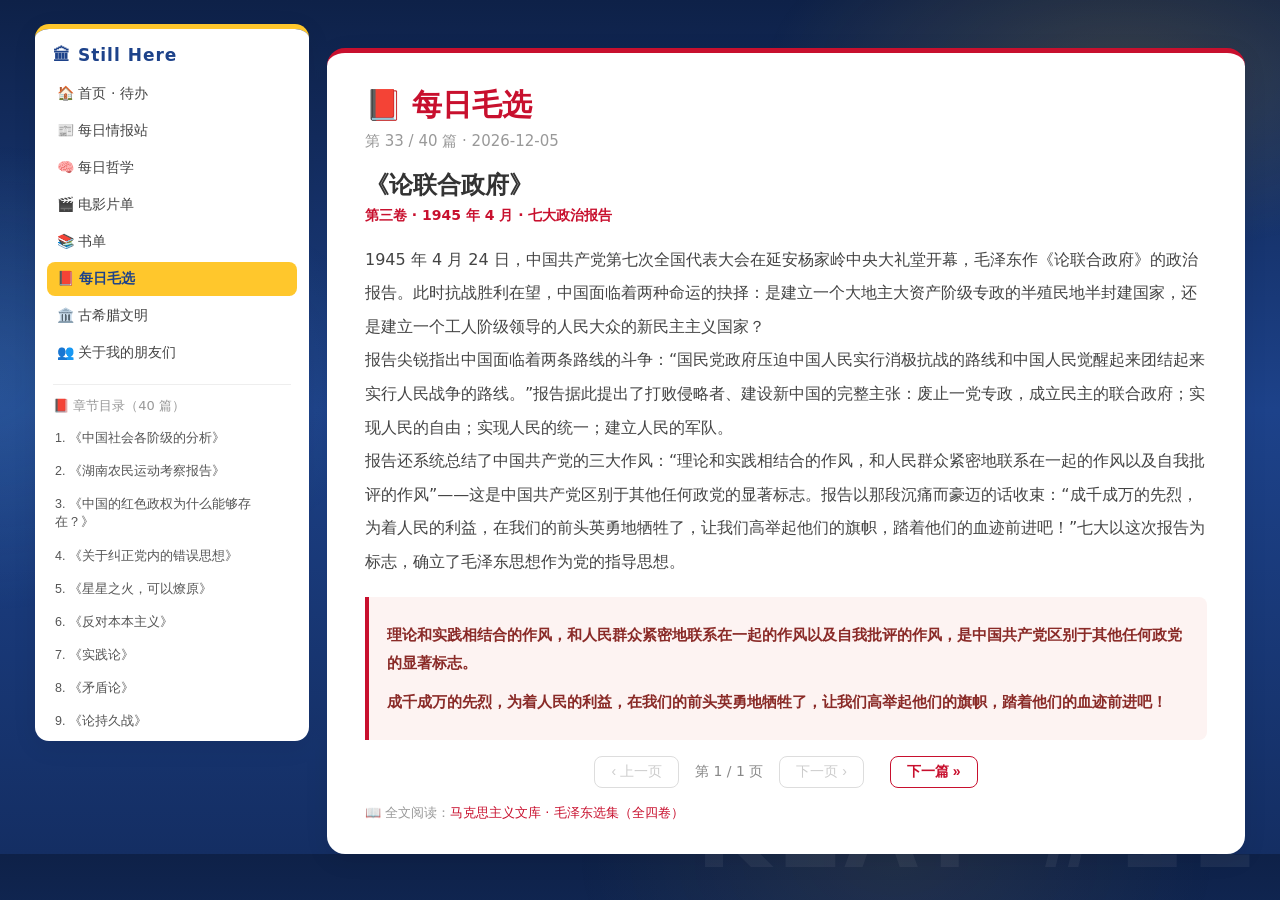
<file: mao.html>
<!DOCTYPE html>
<html lang="zh-CN">
<head>
<meta charset="utf-8">
<meta name="viewport" content="width=device-width, initial-scale=1">
<title>每日毛选 · Still Here</title>
<link rel="stylesheet" href="style.css">
<link rel="icon" href="favicon.svg" type="image/svg+xml">
</head>
<body id="top">
<div class="page-wrap">
<aside class="site-side">
<div class="side-toc-title">📕 章节目录（40 篇）</div>
<ul id="maoToc"></ul>
</aside>
<script src="nav.js"></script>
<main class="site-main">
<!-- ===== 模块六：每日毛选 ===== -->
    <section class="mao-section" id="mao">
      <h2>📕 每日毛选</h2>
      <p class="mao-date" id="maoDate"></p>
      <p class="mao-topic" id="maoTopic"></p>
      <p class="mao-meta" id="maoMeta"></p>
      <div class="mao-text" id="maoText"></div>
      <ul class="mao-quotes" id="maoQuotes"></ul>
      <div class="mao-pager">
        <button id="maoPrev" type="button">‹ 上一页</button>
        <span id="maoPage"></span>
        <button id="maoNext" type="button">下一页 ›</button>
        <button id="maoNextArticle" type="button" class="mao-next-art">下一篇 »</button>
      </div>
      <p class="mao-src">📖 全文阅读：<a href="https://www.marxists.org/chinese/maozedong/index.htm" target="_blank" rel="noopener noreferrer">马克思主义文库 · 毛泽东选集（全四卷）</a></p>
    </section>
    <script>
      var MAO_POOL = [
        { topic: '《中国社会各阶级的分析》', meta: '第一卷 · 1925 年 12 月 · 革命的首要问题',
          text: '这是《毛泽东选集》的开卷第一篇，开篇第一句话就是全文的纲领：“谁是我们的敌人？谁是我们的朋友？这个问题是革命的首要问题。”\n写作背景：第一次国共合作期间，党内存在两种倾向——以陈独秀为代表的右倾只注重同国民党合作、忘记了农民；以张国焘为代表的“左”倾只注重工人运动、同样忘记了农民。两者都感觉自己的力量不足，却不知道到哪里去寻找同盟军。\n毛泽东用马克思主义的阶级分析方法，对中国社会各阶级的经济地位和政治态度逐一解剖：地主阶级和买办阶级是国际资产阶级的附庸，代表中国最落后、最反动的生产关系；民族资产阶级对革命具有矛盾的态度，既需要革命又怀疑革命；小资产阶级内部的左中右三翼，在革命高潮时会“从拿破仑式变为华盛顿式”；半无产阶级（绝大部分半自耕农、贫农、小手工业者、店员、小贩）处境艰难，是革命的最广大同盟军；工业无产阶级人数虽不多，却是新的生产力的代表，是近代中国最进步的阶级，做了革命运动的领导力量。\n文章的结论：一切勾结帝国主义的军阀、官僚、买办阶级、大地主阶级以及附属于他们的一部分反动知识界，是我们的敌人；工业无产阶级是我们革命的领导力量；一切半无产阶级、小资产阶级，是我们最接近的朋友。那一时期军阀和买办豪绅阶级豢养的“反动知识界”——“国家主义派”和国民党右派——则是真正的敌人。\n这篇文章确立的分析框架，成为此后二十多年中国革命制定路线方针的基本依据：革命的首要问题永远是分辨敌友，而分辨敌友的科学工具，是阶级分析。',
          quotes: ['谁是我们的敌人？谁是我们的朋友？这个问题是革命的首要问题。', '工业无产阶级是我们革命的领导力量。一切半无产阶级、小资产阶级，是我们最接近的朋友。'] },
        { topic: '《湖南农民运动考察报告》', meta: '第一卷 · 1927 年 3 月 · 实地考察 32 天', text: '北伐战争期间，湖南的农民运动风起云涌，数百万农民组织进农会，冲击地主的权威。党内外一片责难之声，说农民运动“糟得很”、是“痞子运动”“惰农运动”；连党内右倾机会主义者也指责它“过火”。\n为了回答这个争论，毛泽东以国民党中央候补执行委员的身份，实地考察了湘潭、湘乡、衡山、醴陵、长沙五县，历时三十二天。他在报告中给出截然相反的判断：农民运动“好得很”，是完全正确的、革命的。\n报告用大量亲身见闻，列举了农民协会办的“十四件大事”：将农民组织在农会里、政治上打击地主、经济上打击地主、推翻土豪劣绅的封建统治、推翻地主武装建立农民武装、推翻县官老爷衙门差役的政权、推翻祠堂族长的族权和城隍土地菩萨的神权、普及政治宣传、农民诸禁、清匪、废苛捐、文化运动、合作社运动、修道路修塘坝。\n报告中最著名的论断是：贫农是“革命先锋”，是“革命的元勋”，斥责农民运动的人是站在地主利益方面的。他还写下了那段气魄惊人的预言：“很短的时间内，将有几万万农民从中国中部、南部和北部各省起来，其势如暴风骤雨，迅猛异常，无论什么大的力量都将压抑不住。他们将冲决一切束缚他们的罗网，朝着解放的路上迅跑。”\n这篇文章不仅是对一个省的调查，更奠定了“农民是中国革命主力军”的思想基础——农村包围城市道路的理论源头，就在这里。', quotes: ['革命不是请客吃饭，不是做文章，不是绘画绣花，不能那样雅致，那样从容不迫，文质彬彬，那样温良恭俭让。革命是暴动，是一个阶级推翻一个阶级的暴烈的行动。', '很短的时间内，将有几万万农民从中国中部、南部和北部各省起来，其势如暴风骤雨，迅猛异常。'] },
        { topic: '《中国的红色政权为什么能够存在？》', meta: '第一卷 · 1928 年 10 月 · 井冈山时期', text: '大革命失败后，秋收起义受挫，毛泽东率部上了井冈山，建立起中国第一个农村革命根据地。但在白色政权的四面“会剿”之下，党内和军内弥漫着悲观情绪：“红旗到底打得多久”的疑问反复出现。这篇写于 1928 年 10 月的文章，就是对这个根本问题的正式回答。\n文章首先分析了中国红色政权发生和存在的五个独特条件：一是中国是一个政治经济发展极不平衡的半殖民地半封建大国——地方性的农业经济（而不是统一的资本主义经济）和帝国主义划分势力范围的分裂剥削政策，造成了白色政权间的长期分裂和战争，给红色政权的发生和发展以可乘之机；二是红色政权首先在受过大革命影响的地区发生；三是全国革命形势是继续向前发展的；四是相当力量的正式红军的存在；五是共产党组织的有力量和它的政策的不错误。\n在分析基础上，文章系统提出了“工农武装割据”的思想：在党的领导下，以武装斗争为主要形式，以土地革命为中心内容，以农村根据地为战略阵地，三者密切结合。文章还专门强调了经济问题和根据地建设问题，批评了只顾军事而忽视根据地建设、想在湘赣边界“太作军事割据”的错误倾向。\n这篇文章与四个月后的《井冈山的斗争》一起，从理论上论证了农村包围城市道路的起点：在敌人统治薄弱的农村建立根据地，星星之火，可以燎原。', quotes: ['“红旗到底打得多久”的疑问是经常发生的。', '工农武装割据的思想，是共产党和割据地方的工农群众必须充分具备的一个重要的思想。'] },
        { topic: '《关于纠正党内的错误思想》', meta: '第一卷 · 1929 年 12 月 · 古田会议决议', text: '这是 1929 年 12 月福建上杭古田会议决议的第一部分，也是人民军队建设史上最重要的文献之一。\n当时红军刚刚诞生两年多，主要成分是农民和旧军队出身的人员，各种非无产阶级思想大量存在：单纯军事观点（认为军事领导政治）、极端民主化（要求红军中 absolute 民主）、非组织观点、绝对平均主义、主观主义、个人主义、流寇思想（不愿做建立根据地的艰苦工作，只想流动游击）、盲动主义残余。这些思想若不纠正，红军就会有脱离无产阶级领导的危险。\n文章逐一分析了这些错误思想的表现、来源和纠正办法，并第一次明确了红军的性质与任务：红军是执行革命的政治任务的武装集团——军事只是完成政治任务的工具之一，红军绝不能离政治，也绝不能只打仗，还要负担宣传群众、组织群众、武装群众、帮助群众建立革命政权以至于建立共产党的组织等项重大的任务。\n由此确立的原则是：党对军队的绝对领导——党的领导机关要成为部队领导的“中枢”；在组织上，厉行集中指导下的民主，建立党委制、政治委员制度、政治部制度。这就是后来被概括为“党指挥枪”的建军原则。\n古田会议决议与《星星之火，可以燎原》一起，解决了“建设一支什么样的军队、怎样建设这支军队”的根本问题。今天人民军队的政治工作制度、党支部建在连上，都可以追溯到这份九十年前的文献。', quotes: ['红军是执行革命的政治任务的武装集团。', '党对军队的绝对领导，是人民军队建军的根本原则。'] },
        { topic: '《星星之火，可以燎原》', meta: '第一卷 · 1930 年 1 月 · 农村包围城市道路的形成', text: '1930 年元旦，时任红四军第一纵队司令的林彪给毛泽东写信，对时局的估量比较悲观，提出“红旗到底打得多久”的疑问。毛泽东决定用一封公开回信来系统回答，这就是《星星之火，可以燎原》。\n文章首先批评了那种“全国范围的、包括一切地方的、先争取群众后建立政权的理论”，指出那是于中国革命的实情不适合的。中国的国情不同于资本主义国家：在敌人长期统治的城市中，革命力量无法积聚；而在反动统治薄弱的广大农村，红色政权却能够存在和发展。因此中国革命的正确道路是：在敌人统治薄弱的农村建立巩固的红色政权，以乡村为中心，用红军和根据地去促进全国革命高潮。\n文章预言革命高潮快要到来，但“快”不是机械的时间表——它不是可望而不可即的一种空的东西，而“是站在海岸遥望海中已经看得见桅杆尖头了的一只航船，它是立于高山之巅远看东方已见光芒四射喷薄欲出的一轮朝日，它是躁动于母腹中的快要成熟了的一个婴儿”。\n这篇文章标志着农村包围城市、武装夺取政权道路理论的正式形成，是毛泽东思想开始形成的重要标志。历史证明了这个判断：二十年后，从井冈山的星星之火，燃遍全中国。', quotes: ['星星之火，可以燎原。', '它是站在海岸遥望海中已经看得见桅杆尖头了的一只航船，它是立于高山之巅远看东方已见光芒四射喷薄欲出的一轮朝日。'] },
        { topic: '《反对本本主义》', meta: '第一卷 · 1930 年 5 月 · 没有调查，就没有发言权', text: '这篇文章原题为《调查工作》，写于 1930 年 5 月，是毛泽东为了反对当时红军中的教条主义思想而写的。文章一度散佚，直到 1959 年才在福建龙岩重新发现，1961 年收入《毛泽东选集》时改为现题。\n文章的第一句话就是那句传遍全党的名言：“没有调查，没有发言权。”毛泽东批评党内一部分人安于现状、不求甚解，饱食终日、不注意调查研究和经济工作——他们对上级的指示和马克思主义的“本本”照抄照搬，“以为上了书的就是对的”。\n文章的核心观点有三：一是“调查就是解决问题”——“你对于那个问题不能解决么？那么，你就去调查那个问题的现状和它的历史吧……一切结论产生于调查情况的末尾，而不是在它的先头”；二是“中国革命斗争的胜利要靠中国同志了解中国情况”——马克思主义的“本本”是要学习的，但是必须同我国的实际情况相结合；三是反对瞎说，提倡“迈开你的两脚，到你的工作范围的各部分各地方去走走”。\n这篇文章是毛泽东“实事求是”思想路线的最早萌芽。耐人寻味的是它散佚三十年的经历：一条强调“没有调查就没有发言权”的真理，恰恰要靠重新调查研究才能找回——1961 年重新读到它时，毛泽东自己也感慨，这篇文章正是针对当时党内的教条主义写的。', quotes: ['没有调查，没有发言权。', '中国革命斗争的胜利要靠中国同志了解中国情况。'] },
        { topic: '《实践论》', meta: '第一卷 · 1937 年 7 月 · 论认识和实践的关系——知和行的关系', text: '《实践论》原是毛泽东 1937 年 7 月在延安抗日军事政治大学讲授哲学时的讲义《辩证法唯物论（讲授提纲）》中的一节。写作的背景极其沉痛：此前王明“左”倾教条主义使白区党组织几乎损失百分之百、苏区损失百分之九十——照抄马克思主义本本、不看中国实际，让革命付出了血的代价。《实践论》要解决的，就是从认识论上清算这种错误。它还有一个副标题：“论认识和实践的关系——知和行的关系”，直接接续了中国哲学史上绵延两千年的知行之辩。\n文章的核心观点：认识来源于实践；认识的发展经历两个阶段——感性认识（感觉和印象）上升为理性认识（概念、判断、推理）；而理性认识还必须回到实践中去接受检验、指导实践。“实践、认识、再实践、再认识，这种形式，循环往复以至于无穷，而实践和认识之每一循环的内容，都比较地进到了高一级的程度。”这就是认识运动的总规律。文中那句最形象的比喻——“你要知道梨子的滋味，你就得变革梨子，亲口吃一吃”——说的正是：要知道，就得变革对象；要在变革中求知。\n由此引出真理的判据：“真理的标准只能是社会的实践。”主观是否符合客观，靠头脑里的推演无法证明，只有拿到改造客观世界的实践中去检验。这个判据后来演化为那句家喻户晓的“实践是检验真理的唯一标准”。\n《实践论》和两个月后的《矛盾论》并称“两论”，是毛泽东哲学思想的代表作，也是马克思主义中国化的哲学基石。它批判的两种错误——教条主义（轻视实践、唯书唯上）和经验主义（轻视理论、埋头盲干）——今天依然是每个学习者、工作者都会掉进的陷阱：读书代替不了做事，做事之后不复盘又回到原点——“实践、认识、再实践、再认识”的循环，对个人的成长同样成立。', quotes: ['你要知道梨子的滋味，你就得变革梨子，亲口吃一吃。', '真理的标准只能是社会的实践。'] },
        { topic: '《矛盾论》', meta: '第一卷 · 1937 年 8 月 · 对立统一法则', text: '《矛盾论》是“两论”的下半篇，写于 1937 年 8 月，最初也是抗大讲授提纲中的一节。如果说《实践论》讲的是“知与行”的关系，《矛盾论》讲的就是“如何看待事物的运动与变化”。\n文章开宗明义：“事物的矛盾法则，即对立统一的法则，是唯物辩证法的最根本的法则。”全文围绕六个方面展开：两种宇宙观（形而上学的孤立静止观点 vs 辩证法的联系发展观点）；矛盾的普遍性（矛盾无处不在、无时不有）；矛盾的特殊性（不同事物、不同阶段的矛盾各有特点）；主要的矛盾和主要的矛盾方面（复杂过程中必有一种矛盾是主要矛盾，其决定性作用支配着其他矛盾）；矛盾诸方面的同一性和斗争性；对抗在矛盾中的地位。\n其中流传最广的思想是“具体问题具体分析”——“马克思主义的活的灵魂，就在于具体地分析具体的情况”，以及“这一共性个性、绝对相对的道理，是关于事物矛盾的问题的精髓，不懂得它，就等于抛弃了辩证法”。矛盾的主要方面决定事物性质的论断、抓主要矛盾的“纲举目张”式思维，都深刻影响了中国的思想方法与工作方法。\n《矛盾论》写作时也大量引用了《孙子兵法》的战例与苏联哲学教材，但它的真正贡献是把抽象的辩证法变成了中国人能够掌握的思想武器：任何复杂局面，先找出主要矛盾，再分析矛盾的主要方面，问题就有了下手处。这种抓主要矛盾的方法论，也是“集中优势兵力打歼灭战”等军事原则的哲学根基。', quotes: ['事物的矛盾法则，即对立统一的法则，是唯物辩证法的最根本的法则。', '马克思主义的活的灵魂，就在于具体地分析具体的情况。'] },
        { topic: '《论持久战》', meta: '第二卷 · 1938 年 5 月 · 抗战胜利的方向盘', text: '1938 年 5 月，抗战全面爆发已近一年，中国内部流行着两种截然相反的论调：“亡国论”者悲观失望，认为中国必亡；“速胜论”者盲目乐观，认为再打几个台儿庄式的大捷就能迅速击退日本。毛泽东在延安抗日战争研究会上发表长篇演讲，系统回答了“中国会不会亡？中国能不能速胜？抗战的前途究竟怎样”这三个全民关心的问题。\n文章的核心方法是全面分析中日双方相互矛盾的四个基本特点：日本是强国，但地小、物少、人少、兵少，且其战争是退步的、野蛮的，失道寡助；中国是弱国，但地大、物博、人多、兵多，且其战争是进步的、正义的，得道多助。敌强我弱，决定了中国不能速胜；敌小我大、敌退步我进步、敌寡助我多助，决定了中国不会亡，最后胜利是中国的。\n由此，文章科学预见了抗日战争的三个阶段：战略防御、战略相持、战略反攻——并特别指出，相持阶段“将是整个战争的过渡阶段，也将是最困难的时期，然而它是转变的枢纽”。文章还批驳了唯武器论，指出“武器是战争的重要的因素，但不是决定的因素，决定的因素是人不是物”“战争的伟力之最深厚的根源，存在于民众之中”，提出“兵民是胜利之本”的人民战争思想。\n历史几乎完全按照这部作品的预测发展。《论持久战》不仅指导了中国人民的抗战，白崇禧将其精神概括为“积小胜为大胜，以空间换时间”，并向蒋介石建议作为全国抗战的指导思想。一篇五万字的军事哲学著作，成为决定一个民族命运的预言书。', quotes: ['抗日战争是持久战，最后胜利是中国的——这就是我们的结论。', '战争的伟力之最深厚的根源，存在于民众之中。'] },
        { topic: '《纪念白求恩》', meta: '第二卷 · 1939 年 12 月 · 悼念一位加拿大医生', text: '诺尔曼·白求恩是加拿大共产党员、著名胸外科医生。1938 年他率医疗队来到中国抗日根据地，救死扶伤，创办卫生学校、编写教材。1939 年 10 月，他在河北涞源摩天岭战斗中为伤员施行手术时被刀刃割破手指，感染后恶化转为败血症，11 月 12 日在河北唐县黄石口村逝世，年仅四十九岁。\n12 月 21 日，毛泽东为悼念这位从未谋面（实际上仅一面之缘）的外国医生，写下这篇不足千字的短文。文章概括了白求恩的三种精神：国际主义的精神、毫不利己专门利人的精神、对技术精益求精的精神。\n文章对“两种人”的对比至今读来依然锋利：不少的人对工作不负责任，拈轻怕重，把重担子推给人家，自己挑轻的；一事当前，先替自己打算，然后再替别人打算；出了一点力就觉得了不起，喜欢自吹，生怕人家不知道。对同志对人民不是满腔热忱，而是冷冷清清，漠不关心，麻木不仁。而白求恩——毫不利己专门利人，每个共产党员都要学习他。\n文章结尾提出了那个著名的“五种人”标准，成为几代中国人的道德标尺。一篇千字悼文，为一个外国人立起了一座精神的丰碑——这在世界悼文史上都是罕见的。', quotes: ['一个人能力有大小，但只要有这点精神，就是一个高尚的人，一个纯粹的人，一个有道德的人，一个脱离了低级趣味的人，一个有益于人民的人。', '对工作的极端的负责任，对同志对人民的极端的热忱。'] },
        { topic: '《新民主主义论》', meta: '第二卷 · 1940 年 1 月 · 中国向何处去', text: '1940 年 1 月 9 日，毛泽东在陕甘宁边区文化协会第一次代表大会上作长篇演讲，后来整理成《新民主主义论》。当时的背景是：抗战进行中，“中国向何处去”的问题笼罩着每一个中国人的心——国民党主张“一个主义”“一个党”，各种中间力量也在描绘各自的建国蓝图。\n文章系统回答了中国革命的性质与前途：中国革命必须分两步走——第一步是新民主主义革命，改变半殖民地半封建的社会形态，使中国成为独立的新民主主义社会；第二步是社会主义革命。两步不能毕其功于一役。\n文章描绘了新民主主义共和国的完整蓝图：政治上，建立无产阶级领导下的一切反帝反封建的人们联合专政的民主共和国；经济上，大银行、大工业、大商业归国家所有，没收地主的土地分配给农民，“节制资本”而不没收其他资本主义企业；文化上，建立“民族的科学的大众的文化”——反帝反封建、反对迷信盲从、为全民族百分之九十以上的工农劳苦民众服务。\n文章中还有一句对文化哲学影响深远的话：“民族的科学的大众的文化，就是人民大众反帝反封建的文化，就是新民主主义的文化，就是中华民族的新文化。”这篇著作系统回答了中国革命的对象、任务、动力、性质、前途和转变等基本问题，为未来新中国画出了第一张完整的图纸。', quotes: ['民族的科学的大众的文化，就是人民大众反帝反封建的文化，就是新民主主义的文化。', '新民主主义的政治、新民主主义的经济和新民主主义的文化相结合，这就是新民主主义共和国。'] },
        { topic: '《改造我们的学习》', meta: '第三卷 · 1941 年 5 月 · “实事求是”的完整出处', text: '1941 年 5 月，毛泽东在延安干部会议上作报告，正式拉开了延安整风运动的序幕。与《整顿党的作风》《反对党八股》一起，这三篇文献被称为整风“三报”。\n《改造我们的学习》批判的对象是主观主义——包括两种形态：教条主义（唯书、唯上、唯苏联指示）和经验主义（埋头日常事务、轻视理论）。文章讽刺这种人为“墙上芦苇，头重脚轻根底浅；山间竹笋，嘴尖皮厚腹中空”——华而不实，没有科学的态度。\n文章对“实事求是”做出了完整的经典阐释：“‘实事’就是客观存在着的一切事物，‘是’就是客观事物的内部联系，即规律性，‘求’就是我们去研究。我们要从国内外、省内外、县内外、区内外的实际情况出发，从其中引出其固有的而不是臆造的规律性，即找出周围事变的内部联系，作为我们行动的向导。”\n文章还将主观主义的态度与马克思列宁主义的态度对举：前者“仅仅根据想当然，或者根据大概情况的估计”发号施令；后者“应用马克思列宁主义的理论和方法，对周围环境作系统的周密的调查和研究”。\n延安整风运动确立了“实事求是”作为党的思想路线，此后“理论联系实际”“密切联系群众”“批评与自我批评”成为党的三大作风。今天，这四个字刻在很多机关与学校的墙上——它的出处，就是这篇整风报告。', quotes: ['“实事”就是客观存在着的一切事物，“是”就是客观事物的内部联系，即规律性，“求”就是我们去研究。', '墙上芦苇，头重脚轻根底浅；山间竹笋，嘴尖皮厚腹中空。'] },
        { topic: '《反对党八股》', meta: '第三卷 · 1942 年 2 月 · 历数“八大罪状”', text: '延安整风“三报”的最后一篇，1942 年 2 月 8 日在延安干部会上演讲。文章针对的是当时党内文件和宣传中泛滥的“党八股”——一种形式主义、空洞无物的文风。\n文章以痛快淋漓的笔法，历数党八股的“八大罪状”：一曰空话连篇，言之无物；二曰装腔作势，借以吓人；三曰无的放矢，不看对象；四曰语言无味，像个瘪三；五曰甲乙丙丁，开中药铺（罗列现象罗列条文，不提出问题分析问题）；六曰不负责任，到处害人；七曰流毒全党，妨害革命；八曰传播出去，祸国殃民。\n文章的名句至今被广泛引用于批评文风：“我们反对主观主义和宗派主义，如果不连党八股也给以清算，那它们就还有一个藏身的地方，它们还可以躲起来。”“语言这东西，不是随便可以学好的，非下苦功不可。”文章还号召学习人民的语言——要向人民群众学习语言，要从外国语言中吸收我们所需要的成分，还要学习古人语言中有生命的东西。\n八十多年过去，这“八条罪状”几乎条条都能在今天的公文、报告、PPT 和新媒体文中找到对应物。这篇文章与其说是一篇整风文献，不如说是一份永远有效的文风体检表。', quotes: ['党八股这个形式，不但不便于表现革命精神，而且非常容易使革命精神窒息。', '语言这东西，不是随便可以学好的，非下苦功不可。'] },
        { topic: '《在延安文艺座谈会上的讲话》', meta: '第三卷 · 1942 年 5 月 · 文艺为什么人的问题', text: '1942 年 5 月，延安聚集了大批从全国各地投奔而来的文化人，文艺界在“歌颂光明还是暴露黑暗”“文艺为什么人服务”等问题上分歧激烈。毛泽东分两次（5 月 2 日和 23 日）主持座谈会并作结论讲话，这就是《在延安文艺座谈会上的讲话》。\n讲话的核心问题只有一个：“文艺是为什么人的？”毛泽东的回答毫不含糊：为人民大众——首先是为工农兵服务。“为什么人的问题，是一个根本的问题，原则的问题。”\n讲话还系统论述了几个重要关系：文艺与政治的关系（文艺服从于政治，但政治并不等于艺术）；普及与提高的关系（在普及基础上的提高，在提高指导下的普及）；文艺源于生活又高于生活——“人民生活中本来存在着文学艺术原料的矿藏……它们是一切文学艺术的取之不尽、用之不竭的唯一的源泉”；批判“人性论”和“写光明与写黑暗并重”的主张。\n这篇讲话确定了中国文艺此后数十年的基本方向，催生了《白毛女》等一批经典作品；1976 年后关于它的争论也从未停止——但“文艺为什么人”这个问题本身，至今仍是每个创作者必须回答的问题。', quotes: ['为什么人的问题，是一个根本的问题，原则的问题。', '人民生活中本来存在着文学艺术原料的矿藏……它们是一切文学艺术的取之不尽、用之不竭的唯一的源泉。'] },
        { topic: '《为人民服务》', meta: '第三卷 · 1944 年 9 月 · 一个普通战士的追悼会', text: '1944 年 9 月 8 日，延安凤凰山下，中央警备团为普通战士张思德举行追悼会。张思德是四川仪陇人，长征老战士，调到延安后负责烧炭工作——9 月 5 日，陕北安塞的炭窑突然崩塌，他为救战友牺牲，年仅二十九岁。\n毛泽东亲自参加追悼会，并发表了这篇不到八百字的演讲。演讲开篇就点明了中国共产党的根本宗旨：“我们的共产党和共产党所领导的八路军、新四军，是革命的队伍。我们这个队伍完全是为着解放人民的，是彻底地为人民的利益工作的。”\n演讲引用司马迁的话来评价生死：“人固有一死，或重于泰山，或轻于鸿毛。”张思德是为人民利益而死的，他的死比泰山还要重。演讲还说到了批评：“因为我们是为人民服务的，所以，我们如果有缺点，就不怕别人批评指出。不管是什么人，谁向我们指出都行。只要你说得对，我们就改正。你说的办法对人民有好处，我们就照你的办。”——文中提到的“精兵简政”提案，正是党外人士李鼎铭提出的。\n这篇演讲为一位普通战士而作，却确立了中国共产党的根本宗旨。“为人民服务”五个大字后来刻在中南海新华门的影壁上，成为这个政党最简明也最经受检验的承诺。', quotes: ['我们这个队伍完全是为着解放人民的，是彻底地为人民的利益工作的。', '人固有一死，或重于泰山，或轻于鸿毛。'] },
        { topic: '《愚公移山》', meta: '第三卷 · 1945 年 6 月 · 中共七大闭幕词', text: '1945 年 6 月 11 日，中国共产党第七次全国代表大会闭幕。毛泽东致闭幕词，全文不到一千五百字，却成为流传最广的文献之一。这就是《愚公移山》。\n文章先讲了一个《列子·汤问》里的寓言：北山愚公年近九十，面对太行、王屋两座大山挡路，率领子孙挖山不止，智叟讥笑他自不量力，他回答“子子孙孙无穷匮也，而山不加增，何苦而不平？”最终天帝被感动，命神仙把山背走。\n毛泽东赋予寓言全新的现实含义：“现在也有两座压在中国人民头上的大山，一座叫做帝国主义，一座叫做封建主义。中国共产党早就下了决心，要挖掉这两座大山。我们一定要坚持下去，一定要不断地工作，我们也会感动上帝的。这个上帝不是别人，就是全中国的人民大众。”\n文章的结语后来成为传遍全国的十六字口号：“下定决心，不怕牺牲，排除万难，去争取胜利。”\n中共七大还确立了毛泽东思想作为党的指导思想，这次闭幕词用一则寓言为整场大会画上句号：把宏大的政治目标，化为每个普通人都能理解、都能参与的一锹一铲。这正是它历久弥新的原因。', quotes: ['下定决心，不怕牺牲，排除万难，去争取胜利。', '这个上帝不是别人，就是全中国的人民大众。'] },
        { topic: '《抗日战争胜利后的时局和我们的方针》', meta: '第四卷 · 1945 年 8 月 · 针锋相对，寸土必争', text: '1945 年 8 月，日本宣布无条件投降。八年抗战胜利了，但一个新的问题立刻摆在面前：蒋介石下一步要做什么？这篇文章就是毛泽东在延安干部会议上的讲演，回答抗战胜利后中国的走向。\n文章的判断极为清醒：蒋介石发动内战的方针“早已定了”，但他要发动内战还有许多困难——解放区壮大、解放区人心归向、国民党内部矛盾、全国人民的反对。因此时局是“内战危险十分严重，但内战不是马上就要全面爆发”。\n针对国民党“寸权必夺，寸利必得”的方针，毛泽东提出了针锋相对的方针：“我们的方针是针锋相对，寸土必争。”他明确驳斥了当时党内一些人主张交出军队换取官职的想法，用形象的语言说：“人民得到的权利，绝不允许轻易丧失，必须用战斗来保卫。”他还用幽默的比喻说明了“针锋相对”的含义：蒋介石磨刀了，我们也要磨刀。', quotes: ['蒋介石对于人民是寸权必夺，寸利必得。我们呢？我们的方针是针锋相对，寸土必争。', '人民得到的权利，绝不允许轻易丧失，必须用战斗来保卫。'] },
        { topic: '《和美国记者安娜·路易斯·斯特朗的谈话》', meta: '第四卷 · 1946 年 8 月 · 一切反动派都是纸老虎', text: '1946 年 8 月，美国记者安娜·路易斯·斯特朗到延安采访毛泽东。当时解放战争刚刚全面爆发，国民党军队在兵力和装备上占据绝对优势，美国又刚刚在日本投下两颗原子弹。斯特朗问毛泽东：如果美国使用原子弹轰炸，共产党怎么办？\n毛泽东的回答成为他一生流传最广的论断：“一切反动派都是纸老虎。看起来，反动派的样子是可怕的，但是实际上并没有什么了不起的力量。从长远的观点看问题，真正强大的力量不是属于反动派，而是属于人民。”\n谈话中他还进一步解释：“原子弹是美国反动派用来吓人的一只纸老虎，看样子可怕，实际上并不可怕。当然，原子弹是一种大规模屠杀的武器，但是决定战争胜败的是人民，而不是一两件新式武器。”\n这次谈话的英文译文最初发表时，翻译把“纸老虎”译为 scarecrow（稻草人），毛泽东坚持应为 paper tiger——因为纸老虎是纸做的老虎，“看起来可怕，雨一淋就完了”。“纸老虎”（paper tiger）从此进入英语词汇，成为二十世纪国际政治的经典名词。', quotes: ['一切反动派都是纸老虎。', '决定战争胜败的是人民，而不是一两件新式武器。'] },
        { topic: '《目前形势和我们的任务》', meta: '第四卷 · 1947 年 12 月 · 十大军事原则', text: '1947 年是解放战争的转折之年：刘伯承、邓小平率军千里跃进大别山，人民解放军从战略防御转入战略进攻。12 月 25 日至 28 日，中共中央在陕北米脂县杨家沟召开会议，毛泽东作《目前形势和我们的任务》的报告。\n报告的核心判断是：“中国人民的革命战争，现在已经达到了一个转折点。”这“是蒋介石的二十年反革命统治由发展到消灭的转折点”，也是“一百多年以来帝国主义在中国的统治由发展到消灭的转折点”。\n报告提出了著名的“十大军事原则”，共三百九十余字，高度概括了人民军队的作战方法：先打分散和孤立之敌，后打集中和强大之敌；先取小城市、中等城市和广大乡村，后取大城市；以歼灭敌人有生力量为主要目标，不以保守或夺取城市和地方为主要目标；每战集中绝对优势兵力，四面包围敌人，力求全歼，不使漏网；不打无准备之仗，不打无把握之仗；发扬勇敢战斗、不怕牺牲、不怕疲劳和连续作战的作风；力求在运动中歼灭敌人；一切敌人守备薄弱的据点和城市坚决夺取之；以俘获敌人的全部武器和大部人员补充自己；善于利用两个战役之间的间隙休整部队。\n毛泽东后来自评：十大军事原则“是人民解放军在和国内外敌人长期作战的锻炼中产生出来，并完全适合我们目前的情况的”。报告还宣布了土改总路线和“彻底消灭封建剥削”的土地政策。', quotes: ['中国人民的革命战争，现在已经达到了一个转折点。', '每战集中绝对优势兵力，四面包围敌人，力求全歼，不使漏网。'] },
        { topic: '《在中国共产党第七届中央委员会第二次全体会议上的报告》', meta: '第四卷 · 1949 年 3 月 · “两个务必”与进京赶考', text: '1949 年 3 月，中共中央在河北平山西柏坡召开七届二中全会。此时三大战役已经结束，解放战争胜利在望——全国胜利在即，党该做什么准备？毛泽东在报告中做出了一系列影响深远的判断和规定。\n最重要的判断是：党的工作重心由乡村转移到城市，并且必须“以生产建设为中心”。他告诫全党：“从现在起，开始了由城市到乡村并由城市领导乡村的时期。党的工作重心由乡村移到了城市……但是党和军队的工作重心必须放在城市，必须用极大的努力去学会管理城市和建设城市。”\n报告同时警惕胜利带来的风险：“可能有这样一些共产党人，他们是不曾被拿枪的敌人征服过的，他们在这些敌人面前不愧英雄的称号；但是经不起人们用糖衣裹着的炮弹的攻击，他们在糖弹面前要打败仗。我们必须预防这种情况。”为此提出“两个务必”：“务必使同志们继续地保持谦虚、谨慎、不骄、不躁的作风，务必使同志们继续地保持艰苦奋斗的作风。”会议还做出六条规定：不做寿，不送礼，少敬酒，少拍掌，不以人名作地名，不要把中国同志同马恩列斯平列。\n会后 10 天，毛泽东离开西柏坡进京，途中对周恩来说了那句著名的话：“今天是进京赶考的日子……我们决不当李自成，我们都希望考个好成绩。', quotes: ['夺取全国胜利，这只是万里长征走完了第一步。', '务必使同志们继续地保持谦虚、谨慎、不骄、不躁的作风，务必使同志们继续地保持艰苦奋斗的作风。'] },
        { topic: '《论人民民主专政》', meta: '第四卷 · 1949 年 6 月 · 新中国的蓝图', text: '1949 年 6 月 30 日，中国共产党成立二十八周年前夕，毛泽东发表《论人民民主专政》，系统回答了一个即将成立的新中国最根本的问题：我们建立一个什么样的国家？\n文章开篇就总结了二十八年革命的基本经验：“一个有纪律的，有马克思列宁主义的理论武装的，采取自我批评方法的，联系人民群众的党。一个由这样的党领导的军队。一个由这样的党领导的各革命阶级各革命派别的统一战线。这三件是我们战胜敌人的主要武器。”\n文章提出新中国的国体是“人民民主专政”：在人民内部实行民主，对人民的敌人实行专政，二者结合起来，就是人民民主专政。对人民内部，实行民主集中制——人民有言论集会结社等项的自由权；对反动派，则剥夺其发言权，只许他们规规矩矩。文章还宣布了“一边倒”的外交方针，并强调“严重的问题是教育农民”以及学习经济工作：“我们必须克服困难，我们必须学会自己不懂的东西。我们必须向一切内行的人们（不管什么人）学经济工作。拜他们做老师，恭恭敬敬地学，老老实实地学。不懂就是不懂，不要装懂。”\n这篇文章为三个月后成立的中华人民共和国定下了国体的理论基调，其思想直接体现在《共同纲领》和后来的宪法之中。', quotes: ['总结我们的经验，集中到一点，就是工人阶级（经由共产党）领导的以工农联盟为基础的人民民主专政。', '不懂就是不懂，不要装懂。'] },
        { topic: '《别了，司徒雷登》', meta: '第四卷 · 1949 年 8 月 · 自力更生的宣言', text: '1949 年 8 月，美国国务院发表《美国与中国的关系》白皮书，为对华政策的失败辩护；曾在燕京大学任校长、时任美国驻华大使的司徒雷登黯然回国。毛泽东连写五篇评论予以回击，《别了，司徒雷登》是其中最著名的一篇。\n文章针对白皮书鼓吹的“对华政策失败”论和当时一部分知识分子的亲美幻想，展开了犀利的批驳。它历数美国支持蒋介石打内战的事实——“美国的海陆空军已经在中国参加了战争”，指出美国的白皮书是“一部颠倒历史”的书。文章最有力量的部分，是对封锁的回应：“我们中国人是有骨气的。”“多少一点困难怕什么。封锁吧，封锁十年八年，中国的一切问题都解决了。中国人死都不怕，还怕困难吗？老子说过：‘民不畏死，奈何以死惧之。’”\n文章还写道：“美国确实有科学，有技术，可惜抓在资本家手里，不抓在人民手里，其用处就是对内剥削和压迫，对外侵略和杀人。”并号召：“没有美国就不能活命吗？”——自力更生的精神由此成为新中国的立国宣言。文末以“司徒雷登走了，白皮书来了，很好，很好。这两件事都是值得庆祝的”作结，文笔之凌厉，堪称政论文的典范。', quotes: ['封锁吧，封锁十年八年，中国的一切问题都解决了。中国人死都不怕，还怕困难吗？', '我们中国人是有骨气的。'] },
        { topic: '《不要四面出击》', meta: '第五卷 · 1950 年 6 月 · 新中国初期的施政方针', text: '1950 年 6 月，新中国成立仅九个月。此时大陆尚未完全解放，战争带来的经济困难严重（失业人口大增、通货膨胀、土改尚未完成），民族资产阶级情绪不安，知识分子和各界对新政权还在观望。党的七届三中全会上，毛泽东作《为争取国家财政经济状况的基本好转而斗争》的书面报告，此篇《不要四面出击》是其中的讲话部分。\n讲话提出了一个极其清醒的策略原则：“我们不要四面出击。四面出击，全国紧张，很不好。绝不可树敌太多，必须在一个方面有所让步，有所缓和，集中力量向另一方面进攻。”\n具体而言：对民族资产阶级要有所让步，使工厂照常开工，以恢复经济；对知识分子要团结、教育和改造，而不是急于清算；土改中不动富农的土地财产；对国民党军政人员实行包下来（给饭吃）的政策。总之，缓和各方面矛盾，孤立和打击当前最主要的敌人——旧中国的经济困难和社会动荡。\n这一方针让新政权在极端困难的条件下稳住了阵脚：一年后财政经济状况基本好转，社会秩序安定。它体现的政治智慧——分清主要矛盾与次要矛盾、有所不为才能有所为——至今仍是处理复杂局面时的经典思路，也正是《矛盾论》中“主要矛盾”思想的实战运用。', quotes: ['我们不要四面出击。四面出击，全国紧张，很不好。绝不可树敌太多。', '必须在一个方面有所让步，有所缓和，集中力量向另一方面进攻。'] },
        { topic: '《关于正确处理人民内部矛盾的问题》', meta: '第五卷 · 1957 年 2 月 · 两类矛盾的区分', text: '1956 年社会主义改造基本完成后，大规模的急风暴雨式的阶级斗争基本结束，但工人罢工、学生罢课、农民闹退社等事件接连发生，人民内部矛盾凸显（国际上恰逢苏共二十大批判斯大林与匈牙利事件）。1957 年 2 月 27 日，毛泽东在最高国务会议上发表讲话，系统提出了“两类矛盾”理论。\n文章的核心思想：社会主义社会仍然存在矛盾，但矛盾分为两类——“敌我之间的矛盾是对抗性的矛盾。人民内部的矛盾，在劳动人民之间说来，是非对抗性的”。两类矛盾性质不同，解决方法也不同：敌我矛盾用专政的方法解决；人民内部矛盾只能用民主的方法解决，具体化为一个公式：“团结——批评——团结”。\n文章还提出了著名的“百花齐放、百家争鸣”方针（艺术上百花齐放，学术上百家争鸣），以及“统筹兼顾、适当安排”处理各方面矛盾的思想。文章中“世界是由矛盾组成的，没有矛盾就没有世界”的论断，至今闪耀着辩证法的光芒。\n这篇讲话是毛泽东在建国后最重要的哲学—政治文献，尽管后来的实践一度严重偏离了它的理论，但它提出的区分两类矛盾、正确处理人民内部矛盾的思想，以及以矛盾分析社会的哲学方法，至今仍是中国政治理论的重要遗产。', quotes: ['在人民内部实行民主，对人民的敌人实行专政。', '世界是由矛盾组成的，没有矛盾就没有世界。'] },
        { topic: '《井冈山的斗争》', meta: '第一卷 · 1928 年 11 月 · 工农武装割据的实践报告',
          text: '这篇文章是继《中国的红色政权为什么能够存在？》之后，毛泽东代表红四军前委写给中共中央的报告，它用大量一手材料，详尽记录了井冈山根据地创立一年来的斗争图景：工农革命军由弱到强，边界红色区域扩展到宁冈、永新、莲花全县及吉安、安福、遂川、酃县各一部，土地革命在大部分地区深入开展，乡、区、县各级工农兵政府普遍建立，赤卫队、暴动队遍布乡野。\n文章如实记录了“八月失败”的惨痛教训：湖南省委不顾敌强我弱的实际，强令红军主力冒进湘南，导致边界大部被敌占领，根据地损失惨重。毛泽东从中总结出深刻教训：不顾敌强我弱、不巩固根据地中心区域而远距离冒进，只会招致失败——这个教训反过来印证了“建立中心区域的坚实基础”的极端必要性。\n文章还系统总结了根据地党的建设、政权建设、土地革命和武装斗争的经验，特别指出边界党“几乎完全是农民成分的党”所面临的组织建设难题，并逐一给出解决办法。它和前一篇一起，用活生生的实践材料回答了“红旗到底打得多久”的疑问，把工农武装割据的思想从理论落到了实处。',
          quotes: ['边界的红旗子始终不倒，不但表示了共产党的力量，而且表示了统治阶级的破产。', '红军必须在边界这等地方，下斗争的决心，耐斗争的耐心。'] },
        { topic: '《论反对日本帝国主义的策略》', meta: '第一卷 · 1935 年 12 月 · 瓦窑堡会议与统一战线',
          text: '1935 年 12 月，刚走完两万五千里长征的中共中央在陕北瓦窑堡召开会议。此时的中国正处在历史转折点：日本帝国主义要变中国为它的殖民地，民族矛盾已经超过国内阶级矛盾上升为主要矛盾。毛泽东在会后作了这篇报告，为新的历史阶段定下战略方向。\n报告的核心是建立最广泛的抗日民族统一战线。它分析了国内阶级关系的变化：民族资产阶级有从动摇到参加抗日的可能，甚至地主买办阶级的营垒也会发生分化——“我们要把敌人营垒中间的争论、冲突、缺口，统统收集起来，作为反对当前主要敌人之用”。报告尖锐批评了党内的关门主义，称之为“为渊驱鱼，为丛驱雀”的孤家寡人策略：把可能团结的力量都赶到敌人那边去。\n报告还以雄浑的笔触总结了长征：“长征是历史纪录上的第一次，长征是宣言书，长征是宣传队，长征是播种机。”它向全世界宣告红军是英雄好汉，向十余省两万万人民宣传了红军的道路，散布了革命的种子。这篇文章标志着党的政治策略从“反蒋抗日”转向团结一切的统一战线，是抗日民族统一战线理论的开端。',
          quotes: ['长征是宣言书，长征是宣传队，长征是播种机。', '组织千千万万的民众，调动浩浩荡荡的革命军，是今天的革命向反革命进攻的需要。'] },
        { topic: '《中国革命战争的战略问题》', meta: '第一卷 · 1936 年 12 月 · 十六字诀的系统总结',
          text: '这是毛泽东 1936 年 12 月在陕北红军大学的讲演，原计划系统写完战略学的全部内容，因西安事变爆发只完成了前五章，却已是他军事思想的系统总结。文章开篇即指出：“战争的规律——这是任何指导战争的人不能不研究和不能不解决的问题。”并特别强调：中国革命战争有自己的特点，“不了解中国革命战争的特点，就不能指导中国革命战争”——这是对照搬苏联军事教条的委婉否定。\n文章系统总结了第二次国内革命战争的作战经验，把游击战的精髓概括为十六字诀：“敌进我退，敌驻我扰，敌疲我打，敌退我追。”并深入论述了集中兵力打歼灭战、运动战、速决战等原则，强调“我们的战略是‘以一当十’，我们的战术是‘以十当一’”——集中优势兵力，各个歼灭敌人。\n最有味道的是关于战略退却的论述：诱敌深入、后发制人。“谁人不知，两个拳师放对，聪明的拳师往往退让一步，而蠢人则其势汹汹，辟头就使出全副本领，结果却往往被退让者打倒。”文章还用“丧失土地”的辩证法作结：“只有丧失才能不丧失”，“不在一部分人民家中一时地打碎些坛坛罐罐，就要使全体人民长期地打碎坛坛罐罐”——将欲取之，必先与之的辩证智慧，在这里化成了战争的哲学。',
          quotes: ['敌进我退，敌驻我扰，敌疲我打，敌退我追。', '谁人不知，两个拳师放对，聪明的拳师往往退让一步，而蠢人则其势汹汹，辟头就使出全副本领，结果却往往被退让者打倒。'] },
        { topic: '《〈共产党人〉发刊词》', meta: '第二卷 · 1939 年 10 月 · 三大法宝',
          text: '1939 年 10 月，《共产党人》杂志创刊，毛泽东为其撰写发刊词。此时的党已成立十八年，经历了大革命的胜利与失败、土地革命的十年艰苦、抗日民族统一战线的建立与维护。文章借十八年的完整历史，系统总结了中国革命胜利的基本经验。\n总结的结论浓缩为五个字——三大法宝：“统一战线，武装斗争，党的建设，是中国共产党在中国革命中战胜敌人的三个法宝，三个主要的法宝。”他逐一阐述：统一战线和武装斗争，是战胜敌人的两个基本武器；统一战线，是实行武装斗争的统一战线；武装斗争，是统一战线的中心支柱；而党的组织，则是掌握这两个武器以实行对敌冲锋陷阵的英勇战士。\n文章还把党的建设郑重称为一项“伟大的工程”：“建设一个全国范围的、广大群众性的、思想上政治上组织上完全巩固的布尔什维克化的中国共产党”——在民族战争的环境中实现这项工程，就是这篇文章的历史任务。把党建提到“伟大的工程”的高度，这是党史上的第一次；今天“党的建设新的伟大工程”的说法，源头就在这篇发刊词。',
          quotes: ['统一战线，武装斗争，党的建设，是中国共产党在中国革命中战胜敌人的三个法宝，三个主要的法宝。', '统一战线和武装斗争，是战胜敌人的两个基本武器。'] },
        { topic: '《中国革命和中国共产党》', meta: '第二卷 · 1939 年 12 月 · 认清中国的国情',
          text: '这是一本系统研究中国国情的专著的第一、二章，由毛泽东和其他几位在延安的同志合作完成。第一章“中华民族”用饱含深情的笔墨描绘了这个民族：中国是世界文明发达最早的国家之一，土地广大、人口众多，“中华民族是一个有光荣的革命传统和优秀的历史遗产的民族”——从秦朝的陈胜吴广到清朝的太平天国，中华民族的每一次反抗都写进了历史。\n第二章则冷静地剖析中国社会的性质：自周秦以来，中国一直是封建社会；1840 年鸦片战争之后，在帝国主义列强的侵略下，中国一步一步变成了半殖民地半封建社会。由此得出的结论成为全书的灵魂：“认清中国社会的性质，就是说，认清中国的国情，乃是认清一切革命问题的基本的根据。”\n文章由此推导出中国革命的性质、对象、任务、动力和前途：现时中国的革命是资产阶级民主革命（新民主主义革命），它的对象是帝国主义和封建主义，动力包括无产阶级、农民阶级、城市小资产阶级和民族资产阶级——这套分析框架构成了新民主主义理论的基石，后来在《新民主主义论》中得到完整展开。',
          quotes: ['认清中国社会的性质，就是说，认清中国的国情，乃是认清一切革命问题的基本的根据。', '中华民族是一个有光荣的革命传统和优秀的历史遗产的民族。'] },
        { topic: '《青年运动的方向》', meta: '第二卷 · 1939 年 5 月 · 青年的唯一标准',
          text: '1939 年 5 月 4 日，延安青年群众举行五四运动二十周年纪念大会，毛泽东到会发表演讲，回答了一个大问题：中国青年运动的方向在哪里。\n演讲先分析中国革命的性质和动力，指出辛亥革命失败的教训在于“没有提出反对帝国主义和封建主义的彻底纲领”、没有发动占人口百分之九十的工农大众。他由此给出了判断青年的唯一标准：“看一个青年是不是革命的，拿什么做标准呢？拿什么去辨别他呢？只有一个标准，这就是看他愿意不愿意、并且实行不实行和广大的工农群众结合在一块。愿意并且实行和工农结合的，是革命的，否则就是不革命的，或者是反革命的。”\n演讲还勉励延安青年：“延安的青年们不但本身是团结的，而且和工农群众相结合”，是全国的模范。这篇文章与《纪念白求恩》《为人民服务》一起，构成“老三篇”的经典，每年五四青年节都会被反复重温——它提醒每一代年轻人：青春的价值，在于与谁同行、为谁奋斗。',
          quotes: ['看一个青年是不是革命的……只有一个标准，这就是看他愿意不愿意、并且实行不实行和广大的工农群众结合在一块。', '全国知识青年和学生青年一定要和广大的工农群众结合在一块，和他们变成一体，才能形成一支强有力的军队。'] },
        { topic: '《大量吸收知识分子》', meta: '第二卷 · 1939 年 12 月 · 没有知识分子的参加，革命的胜利是不可能的',
          text: '1939 年 12 月 1 日，毛泽东为中共中央起草了《大量吸收知识分子》的决定。这是一篇只有千余字却极有历史远见的文件。开篇即断言：“在长期的和残酷的民族解放战争中，在建立新中国的伟大斗争中，共产党必须善于吸收知识分子，才能组织伟大的抗战力量，组织千百万农民群众，发展革命的文化运动和发展革命的统一战线。没有知识分子的参加，革命的胜利是不可能的。”\n决定批评了许多部队和地方干部不愿吸收知识分子入党、不敢大胆使用甚至歧视排斥的现象，分析了这种恐惧与排斥心理的错误，并明确规定：一切战区的党和一切党的军队，应该大量吸收知识分子加入军队、加入学校，加以教育，加以使用；对不能入党或不愿入党的知识分子，也应与他们建立良好的共同工作关系，带领他们一道工作。\n决定还预言：“随着革命的发展，知识分子必将大量地涌入我们的队伍。”后来的历史证明了这个判断：从延安走出的知识分子与新中国成立后培养的建设者，构成了国家发展的中坚力量。在知识就是生产力的今天重读这份 1939 年的决定，更能体会其中的远见。',
          quotes: ['没有知识分子的参加，革命的胜利是不可能的。', '共产党必须善于吸收知识分子。'] },
        { topic: '《必须学会做经济工作》', meta: '第三卷 · 1945 年 1 月 · 自力更生的成绩单',
          text: '1945 年 1 月 10 日，毛泽东在陕甘宁边区劳动英雄和模范工作者大会上发表讲话，这就是《必须学会做经济工作》。当时的背景是：国民党停发八路军军饷、对边区实行经济封锁，边区面临极大的经济困难。边区靠什么活下来，还发展壮大了？答案是大生产运动。\n毛泽东在讲话中自豪地列举边区的成绩：“我们的军队既没有因为长期战争而削弱，反而因为战争与生产两重任务而加强了。”三五九旅把南泥湾变成了“陕北的好江南”，机关、学校、部队普遍实现了部分自给甚至全部自给——古今中外的军队史上，这几乎是绝无仅有的事。\n由此他总结出一条根本原则：“我们是主张自力更生的。我们希望有外援，但是我们不能依赖它，我们依靠自己的努力，依靠全体军民的创造力。”同时强调经济工作要“军民兼顾”“公私兼顾”，反对不顾人民生活的“竭泽而渔”。这条自力更生的原则，成为此后几十年新中国建设最重要的精神遗产之一。',
          quotes: ['我们是主张自力更生的。我们希望有外援，但是我们不能依赖它，我们依靠自己的努力，依靠全体军民的创造力。', '一面打仗，一面生产，这是我们的军队的特长。'] },
        { topic: '《论联合政府》', meta: '第三卷 · 1945 年 4 月 · 七大政治报告',
          text: '1945 年 4 月 24 日，中国共产党第七次全国代表大会在延安杨家岭中央大礼堂开幕，毛泽东作《论联合政府》的政治报告。此时抗战胜利在望，中国面临着两种命运的抉择：是建立一个大地主大资产阶级专政的半殖民地半封建国家，还是建立一个工人阶级领导的人民大众的新民主主义国家？\n报告尖锐指出中国面临着两条路线的斗争：“国民党政府压迫中国人民实行消极抗战的路线和中国人民觉醒起来团结起来实行人民战争的路线。”报告据此提出了打败侵略者、建设新中国的完整主张：废止一党专政，成立民主的联合政府；实现人民的自由；实现人民的统一；建立人民的军队。\n报告还系统总结了中国共产党的三大作风：“理论和实践相结合的作风，和人民群众紧密地联系在一起的作风以及自我批评的作风”——这是中国共产党区别于其他任何政党的显著标志。报告以那段沉痛而豪迈的话收束：“成千成万的先烈，为着人民的利益，在我们的前头英勇地牺牲了，让我们高举起他们的旗帜，踏着他们的血迹前进吧！”七大以这次报告为标志，确立了毛泽东思想作为党的指导思想。',
          quotes: ['理论和实践相结合的作风，和人民群众紧密地联系在一起的作风以及自我批评的作风，是中国共产党区别于其他任何政党的显著标志。', '成千成万的先烈，为着人民的利益，在我们的前头英勇地牺牲了，让我们高举起他们的旗帜，踏着他们的血迹前进吧！'] },
        { topic: '《建立巩固的东北根据地》', meta: '第四卷 · 1945 年 12 月 · 让开大路，占领两厢',
          text: '抗战胜利后，东北成为国共双方争夺的焦点：东北有当时中国最发达的重工业、广大的产粮区，背靠苏联，连接华北。中共中央迅速作出“向北发展，向南防御”的战略决策，抽调两万名干部、十余万部队日夜兼程挺进东北。1945 年 12 月 28 日，毛泽东为中共中央起草了给东北局的这份指示。\n指示清醒地分析了东北的形势：国民党在美国的帮助下将争夺东北的大城市和交通干线，我党在东北的力量将处于“敌占中心城市的四面受敌”的境地。因此，党的方针不应该是占据大城市和交通干线，而应该是“让开大路，占领两厢”——把工作重心放在距离国民党占领中心较远的城市和广大乡村，发动群众、清剿土匪、进行土地改革、建立政权和武装。\n指示特别强调“做长期打算”：东北的斗争是艰苦的，必须建立巩固的军事政治的根据地，才能“将大军立于不败之地”。这份指示的战略眼光很快被历史验证：一年多后的辽沈战役，正是从这些“两厢”的根据地出发，完成了对东北全境的解放。',
          quotes: ['我党现时在东北的任务，是建立根据地。', '让开大路，占领两厢。'] },
        { topic: '《将革命进行到底》', meta: '第四卷 · 1949 年 新年献词',
          text: '1948 年底，人民解放军已在辽沈、淮海、平津三大战役中取得决定性胜利，国民党反动统治摇摇欲坠。此时，美国支持者和国民党内的一部分人开始鼓吹“和平”，企图以“划江而治”保住半壁江山。1948 年 12 月 30 日，毛泽东为新华社写下了这篇 1949 年新年献词。\n文章开篇提出了一个尖锐的问题：是将革命进行到底，还是使革命半途而废？“如果要使革命进行到底，那就是用革命的方法，坚决彻底干净全部地消灭一切反动势力，不动摇地坚持打倒帝国主义，打倒封建主义，打倒官僚资本主义，在全国范围内推翻国民党的反动统治……而决不允许半途而废。”文章揭露了美蒋的“和平”阴谋是“争取喘息时间”的缓兵之计，并号召人民绝不能怜悯蛇一样的恶人。\n文章充满信心地展望 1949 年：中国人民解放军将向长江以南进军；将召开没有反动分子参加的、以完成人民革命任务为目标的政治协商会议；将宣告中华人民共和国的成立。“几千年以来的封建压迫，一百年以来的帝国主义压迫，将在我们的奋斗中彻底地推翻掉。”这篇献词里的每一个字，都在这一年变成了现实。',
          quotes: ['坚决彻底干净全部地消灭一切反动势力，不动摇地坚持打倒帝国主义，打倒封建主义，打倒官僚资本主义。', '几千年以来的封建压迫，一百年以来的帝国主义压迫，将在我们的奋斗中彻底地推翻掉。'] },
        { topic: '《党委会的工作方法》', meta: '第四卷 · 1949 年 3 月 · 学会“弹钢琴”',
          text: '1949 年 3 月 13 日，中共七届二中全会闭幕。毛泽东作总结讲话，其中一部分专门讲了“党委会的工作方法”——十二条方法，每一条都朴实得像老农的经验谈，却蕴含着深刻的领导科学。\n十二条包括：一、党委书记要善于当“班长”，把委员会这班人带好；二、要把问题摆到桌面上来，不要在背后议论；三、“互通情报”，各委员会之间要彼此知道情况；四、不懂得和不了解的东西要问下级，不要轻易表示赞成或反对；五、学会“弹钢琴”——“一个党委要抓紧中心工作，又要围绕中心工作而同时开展其他方面的工作”，十个指头的动作要有节奏、互相配合；六、要“抓紧”，“什么东西只有抓得很紧，毫不放松，才能抓住”；七、胸中有“数”——对情况和问题一定要注意到它们的数量方面，要有基本的数量的分析，“任何质量都表现为一定的数量，没有数量也就没有质量”。\n其余五条同样精到：开会要事先通知，像出“安民告示”一样；“精兵简政”，讲话、演说、写文章和写决议案，都应当简明扼要；注意团结那些和自己意见不同的同志一道工作；力戒骄傲；划清两种界限——革命和反革命的界限、成绩和缺点的界限。十二条中随手拈出一条，今天的管理者依然可以受用终身——这大概就是它被反复印刷、代代相传的原因。',
          quotes: ['学会“弹钢琴”。', '胸中有“数”。对情况和问题一定要注意到它们的数量方面，要有基本的数量的分析。'] },
        { topic: '《唯心历史观的破产》', meta: '第四卷 · 1949 年 9 月 · 人是第一个可宝贵的',
          text: '1949 年 8 月，美国国务卿艾奇逊在《美国与中国的关系》白皮书里，对中国革命给出了一种解释：中国革命的发生是因为人口过多、土地不堪负担，加上西方“新思想”的输入引起了“骚动”。毛泽东在《唯心历史观的破产》中对此逐一批驳，文风幽默而犀利。\n对于人口论，文章反问：“革命的发生是由于人口太多的缘故么？古今中外有过很多的革命，都是由于人口太多么？”美国一百多年前的独立战争不是因人口，俄国的十月革命也不是；中国几千年历史上的无数次起义同样如此。真正的原因是剥削与压迫。文章还豪迈地宣告：“中国人口众多是一件极大的好事。再增加多少倍人口也完全有办法，这个办法就是生产。”“世间一切事物中，人是第一个可宝贵的。在共产党领导下，只要有了人，什么人间奇迹也可以造出来。”\n对于“新思想输入”论，文章指出：不是思想输入引起革命，而是压迫引起反抗；而使中国人获得思想武器的，正是马克思列宁主义。“马克思列宁主义来到中国之所以发生这样大的作用，是因为中国的社会条件有了这种需要，是因为同中国人民革命的实践发生了联系，是因为被中国人民所掌握了。”文章宣告：自从中国人学会了马克思列宁主义以后，中国人在精神上就由被动转入主动。',
          quotes: ['世间一切事物中，人是第一个可宝贵的。在共产党领导下，只要有了人，什么人间奇迹也可以造出来。', '自从中国人学会了马克思列宁主义以后，中国人在精神上就由被动转入主动。'] },
        { topic: '《关于农业合作化问题》', meta: '第五卷 · 1955 年 7 月 · “小脚女人”',
          text: '1955 年上半年，农业合作化运动的速度之争在党内展开：一些同志认为发展太快了，主张收缩、放慢。7 月 31 日，毛泽东在省委、市委和区党委书记会议上作《关于农业合作化问题》的报告，对此提出了批评。',
          quotes: ['我们的某些同志却像一个小脚女人，东摇西摆地在那里走路，老是埋怨旁人说：走快了，走快了。', '大多数农民有一种走社会主义道路的积极性。'] },
        { topic: '《论十大关系》', meta: '第五卷 · 1956 年 4 月 · 以苏为鉴的探索',
          text: '1956 年 4 月 25 日，毛泽东在中央政治局扩大会议上发表《论十大关系》的讲话。此时的中国，社会主义改造基本完成，大规模建设即将展开。而苏联模式的弊端已经开始暴露——“最近苏联方面暴露了他们在建设社会主义过程中的一些缺点和错误，他们走过的弯路，你还想走？”讲话的基本方针由此提出：“我们要调动一切直接的和间接的力量，为把我国建设成为一个强大的社会主义国家而奋斗。”\n讲话围绕十对关系展开：重工业和轻工业、农业的关系；沿海工业和内地工业的关系；经济建设和国防建设的关系；国家、生产单位和生产者个人的关系；中央和地方的关系——以上五条是经济关系；汉族和少数民族的关系；党和非党的关系；革命和反革命的关系；是非关系；中国和外国的关系——这五条是政治关系。其中“又要重工业，又要人民”的平衡思想、向一切国家学习的开放态度（“我们的方针是，一切民族、一切国家的长处都要学，政治、经济、科学、技术、文学、艺术的一切真正好的东西都要学”），都展现出不同于苏联模式的探索。\n《论十大关系》标志着中国人开始“以苏为鉴”，独立探索适合中国情况的社会主义建设道路。它对计划经济体制内中央与地方关系的反思（“应当在巩固中央统一领导的前提下，扩大一点地方的权力”）、对农轻重比例的强调，在此后几十年的经济改革中都能听到回声。可以说，改革开放的很多思想种子，最早就埋在这篇讲话里。',
          quotes: ['调动一切积极因素，为社会主义事业服务。', '我们的方针是，一切民族、一切国家的长处都要学，政治、经济、科学、技术、文学、艺术的一切真正好的东西都要学。'] },
        { topic: '《人的正确思想是从哪里来的？》', meta: '第五卷 · 1963 年 5 月 · 两个飞跃',
          text: '1963 年 5 月，毛泽东为修改《中共中央关于目前农村工作中若干问题的决定（草案）》写了一段话，后来单独成篇，就是《人的正确思想是从哪里来的？》。全文只有五百多字，却把《实践论》的思想浓缩成了人人能懂的三个问题。\n文章开头就是石破天惊的三连问：“人的正确思想是从哪里来的？是从天上掉下来的吗？不是。是自己头脑里固有的吗？不是。”那么答案是什么？“人的正确思想，只能从社会实践中来，只能从社会的生产斗争、阶级斗争和科学实验这三项实践中来。”\n文章进而指出认识的两个飞跃：第一步，客观外界的现象通过人的眼、耳、鼻、舌、身反映到头脑中来，形成感性认识，再上升为理性思想——这是“物质变精神”；第二步，把思想付诸实践，看它能否达到预想的目的——这是“精神变物质”。而“一个正确的认识，往往需要经过由物质到精神，由精神到物质，即由实践到认识，由认识到实践这样多次的反复，才能够完成”。短短五百字，是“两论”思想的通俗化终章，也是后来“实践是检验真理的唯一标准”大讨论的思想源头。',
          quotes: ['人的正确思想，只能从社会实践中来，只能从社会的生产斗争、阶级斗争和科学实验这三项实践中来。', '物质可以变成精神，精神可以变成物质。'] }
      ];
      (function () {
        var d = new Date();
        var day = Math.floor(d.setHours(0, 0, 0, 0) / 86400000);
        var today = d.getFullYear() + '-' + ('0' + (d.getMonth() + 1)).slice(-2) + '-' + ('0' + d.getDate()).slice(-2);
        var cur = day % MAO_POOL.length;
        var paras = [], maoTotal = 1, maoCur = 0;

        function maoShow() {
          var start = maoCur * 2;
          document.getElementById('maoText').textContent = paras.slice(start, start + 2).join('\n\n');
          document.getElementById('maoPage').textContent = '第 ' + (maoCur + 1) + ' / ' + maoTotal + ' 页';
          document.getElementById('maoPrev').disabled = maoCur === 0;
          document.getElementById('maoNext').disabled = maoCur >= maoTotal - 1;
        }

        function renderMao(idx) {
          cur = ((idx % MAO_POOL.length) + MAO_POOL.length) % MAO_POOL.length;
          var a = MAO_POOL[cur];
          document.getElementById('maoDate').textContent = '第 ' + (cur + 1) + ' / ' + MAO_POOL.length + ' 篇 · ' + today;
          document.getElementById('maoTopic').textContent = a.topic;
          document.getElementById('maoMeta').textContent = a.meta;
          paras = a.text.split('\n\n');
          maoTotal = Math.max(1, Math.ceil(paras.length / 2));
          maoCur = 0;
          document.getElementById('maoQuotes').innerHTML = a.quotes.map(function (s) { return '<li></li>'; }).join('');
          var els = document.getElementById('maoQuotes').querySelectorAll('li');
          for (var i = 0; i < els.length; i++) { els[i].textContent = a.quotes[i]; }
          maoShow();
          if (typeof maoTocHi === 'function') { maoTocHi(); }
        }
        var maoTocEl = document.getElementById('maoToc');
        MAO_POOL.forEach(function (p, i) {
          var li = document.createElement('li');
          var b = document.createElement('button');
          b.type = 'button';
          b.textContent = (i + 1) + '. ' + p.topic;
          b.dataset.idx = i;
          b.addEventListener('click', function () { renderMao(i); });
          li.appendChild(b);
          maoTocEl.appendChild(li);
        });
        function maoTocHi() {
          var btns = maoTocEl.querySelectorAll('button');
          for (var i = 0; i < btns.length; i++) { btns[i].className = (i === cur) ? 'active' : ''; }
        }
        maoTocHi();
        renderMao(cur);
        // 篇内分页：每页 2 段
        document.getElementById('maoPrev').addEventListener('click', function () { if (maoCur > 0) { maoCur--; maoShow(); } });
        document.getElementById('maoNext').addEventListener('click', function () { if (maoCur < maoTotal - 1) { maoCur++; maoShow(); } });
        // 下一篇：跳到下一篇目（循环），从第 1 页开始
        document.getElementById('maoNextArticle').addEventListener('click', function () { renderMao(cur + 1); });
      })();
    </script>
    
</main>
</div>

</body>
</html>
</file>
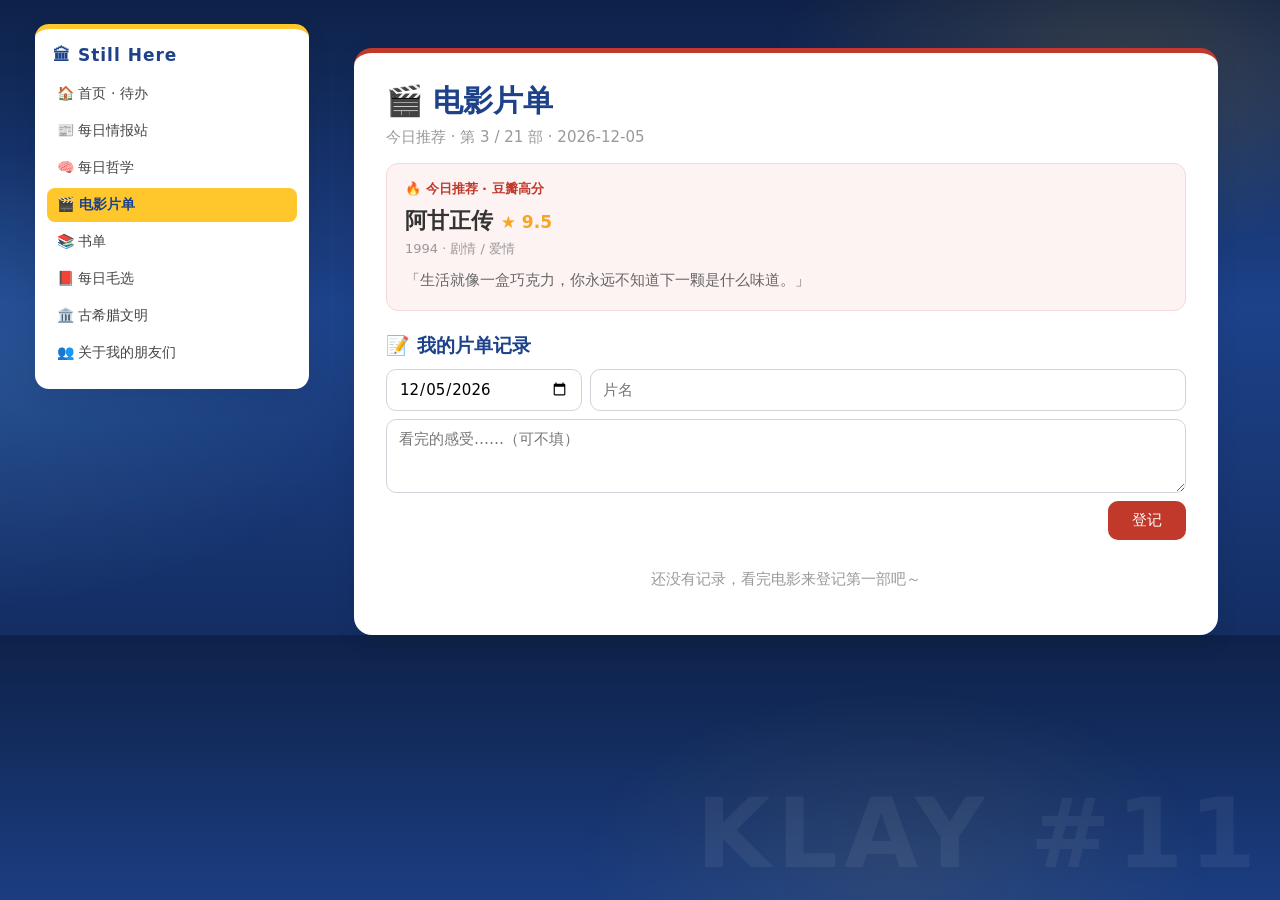
<file: movies.html>
<!DOCTYPE html>
<html lang="zh-CN">
<head>
<meta charset="utf-8">
<meta name="viewport" content="width=device-width, initial-scale=1">
<title>电影片单 · Still Here</title>
<link rel="stylesheet" href="style.css">
<link rel="icon" href="favicon.svg" type="image/svg+xml">
</head>
<body id="top">
<div class="page-wrap">
<aside class="site-side"></aside>
<script src="nav.js"></script>
<main class="site-main">
<!-- ===== 模块四：电影片单 ===== -->
    <section class="movie-section" id="movies">
      <h2>🎬 电影片单</h2>
      <p class="movie-date" id="mvDate"></p>
      <div class="movie-pick">
        <p class="movie-pick-tag">🔥 今日推荐 · 豆瓣高分</p>
        <p class="movie-pick-name" id="mvPickName"></p>
        <p class="movie-pick-meta" id="mvPickMeta"></p>
        <p class="movie-pick-line" id="mvPickLine"></p>
      </div>
      <h3 class="movie-sub">📝 我的片单记录</h3>
      <form class="movie-form" id="movieForm">
        <div class="movie-row">
          <input type="date" id="mvDateInput" required>
          <input type="text" id="mvNameInput" placeholder="片名" maxlength="60" required>
        </div>
        <textarea id="mvThought" placeholder="看完的感受……（可不填）" maxlength="300"></textarea>
        <button type="submit">登记</button>
      </form>
      <ul id="movieList"></ul>
    </section>
    <script>
      var MOVIE_POOL = [
        { n: '霸王别姬', y: 1993, g: '剧情 / 爱情', s: 9.6, line: '不疯魔不成活，风华绝代程蝶衣。' },
        { n: '控方证人', y: 1957, g: '悬疑 / 剧情', s: 9.6, line: '法庭之上人人说谎，最后一分钟的反转封神。' },
        { n: '阿甘正传', y: 1994, g: '剧情 / 爱情', s: 9.5, line: '生活就像一盒巧克力，你永远不知道下一颗是什么味道。' },
        { n: '辛德勒的名单', y: 1993, g: '剧情 / 历史 / 战争', s: 9.5, line: '拯救一个人，就是拯救全世界。' },
        { n: '千与千寻', y: 2001, g: '动画 / 奇幻', s: 9.4, line: '最好的宫崎骏，最好的久石让。' },
        { n: '忠犬八公的故事', y: 2009, g: '剧情 / 家庭', s: 9.4, line: '永远都不能忘记你所爱的人。' },
        { n: '放牛班的春天', y: 2004, g: '剧情 / 音乐', s: 9.3, line: '天籁童声里，问题学生也有春天。' },
        { n: '教父', y: 1972, g: '剧情 / 犯罪', s: 9.3, line: '无法逾越的黑帮史诗。' },
        { n: '触不可及', y: 2011, g: '剧情 / 喜剧', s: 9.3, line: '跨越阶层的友谊，笑着笑着就哭了。' },
        { n: '海蒂和爷爷', y: 2015, g: '剧情 / 家庭', s: 9.3, line: '阿尔卑斯山的治愈神作。' },
        { n: '天堂电影院', y: 1988, g: '剧情 / 爱情', s: 9.2, line: '那些吻戏与青春，都留在放映机的光里。' },
        { n: '蝙蝠侠：黑暗骑士', y: 2008, g: '动作 / 科幻', s: 9.2, line: '希斯·莱杰之后再无小丑。' },
        { n: '三傻大闹宝莱坞', y: 2009, g: '剧情 / 喜剧', s: 9.2, line: 'All is well——学习是为了完善人生，而非享受人生。' },
        { n: '大话西游之大圣娶亲', y: 1995, g: '喜剧 / 爱情', s: 9.2, line: '一万年的承诺，一生所爱。' },
        { n: '当幸福来敲门', y: 2006, g: '剧情 / 家庭', s: 9.2, line: '别让别人告诉你，你成不了才。' },
        { n: '少年派的奇幻漂流', y: 2012, g: '剧情 / 奇幻', s: 9.1, line: '与虎同行的漂流，瑰丽又残酷的求生寓言。' },
        { n: '杀人回忆', y: 2003, g: '犯罪 / 悬疑', s: 8.9, line: '韩国犯罪片巅峰，凶手至今成谜。' },
        { n: '恐怖直播', y: 2013, g: '悬疑 / 惊悚', s: 8.8, line: '一通电话连线直播，把整个国家炸了锅。' },
        { n: '记忆碎片', y: 2000, g: '悬疑 / 犯罪', s: 8.7, line: '只能记住十分钟的人如何复仇？倒着讲给你听。' },
        { n: '迷魂记', y: 1958, g: '悬疑 / 爱情', s: 8.7, line: '希区柯克最私人、最令人着迷的眩晕。' },
        { n: '心迷宫', y: 2014, g: '悬疑 / 犯罪', s: 8.7, line: '一具尸体在小村庄转了一圈，国产独立片的惊喜。' }
      ];
      (function () {
        var d = new Date();
        var day = Math.floor(d.setHours(0, 0, 0, 0) / 86400000);
        var today = d.getFullYear() + '-' + ('0' + (d.getMonth() + 1)).slice(-2) + '-' + ('0' + d.getDate()).slice(-2);
        var mi = day % MOVIE_POOL.length;
        var m = MOVIE_POOL[mi];
        document.getElementById('mvDate').textContent = '今日推荐 · 第 ' + (mi + 1) + ' / ' + MOVIE_POOL.length + ' 部 · ' + today;
        document.getElementById('mvPickName').innerHTML = m.n + ' <span class="movie-score">' + m.s.toFixed(1) + '</span>';
        document.getElementById('mvPickMeta').textContent = m.y + ' · ' + m.g;
        document.getElementById('mvPickLine').textContent = '「' + m.line + '」';

        var KEY = 'myMovies';
        var list = [];
        try { list = JSON.parse(localStorage.getItem(KEY)) || []; } catch (e) { list = []; }
        var listEl = document.getElementById('movieList');
        var dateEl = document.getElementById('mvDateInput');
        var nameEl = document.getElementById('mvNameInput');
        var thEl = document.getElementById('mvThought');
        dateEl.value = today;

        function save() { try { localStorage.setItem(KEY, JSON.stringify(list)); } catch (e) {} }
        function render() {
          listEl.innerHTML = '';
          if (!list.length) {
            var li = document.createElement('li');
            li.className = 'movie-empty';
            li.textContent = '还没有记录，看完电影来登记第一部吧～';
            listEl.appendChild(li);
            return;
          }
          list.forEach(function (m) {
            var li = document.createElement('li');
            li.className = 'movie-item';
            var head = document.createElement('div');
            head.className = 'mv-head';
            var nm = document.createElement('span');
            nm.className = 'mv-name';
            nm.textContent = m.name;
            var tm = document.createElement('span');
            tm.className = 'mv-time';
            tm.textContent = m.date;
            var del = document.createElement('button');
            del.className = 'mv-del';
            del.type = 'button';
            del.title = '删除';
            del.textContent = '✕';
            del.dataset.id = m.id;
            head.appendChild(nm);
            head.appendChild(tm);
            head.appendChild(del);
            var th = document.createElement('p');
            th.className = 'mv-thought';
            th.textContent = m.thought || '';
            if (!m.thought) { th.style.display = 'none'; }
            li.appendChild(head);
            li.appendChild(th);
            listEl.appendChild(li);
          });
        }
        render();

        document.getElementById('movieForm').addEventListener('submit', function (e) {
          e.preventDefault();
          var name = nameEl.value.trim();
          if (!name || !dateEl.value) return;
          list.unshift({ id: Date.now(), name: name, date: dateEl.value, thought: thEl.value.trim() });
          save();
          render();
          nameEl.value = '';
          thEl.value = '';
        });
        listEl.addEventListener('click', function (e) {
          var del = e.target.closest ? e.target.closest('.mv-del') : null;
          if (!del) return;
          list = list.filter(function (m) { return String(m.id) !== del.dataset.id; });
          save();
          render();
        });
      })();
    </script>
    
</main>
</div>

</body>
</html>
</file>
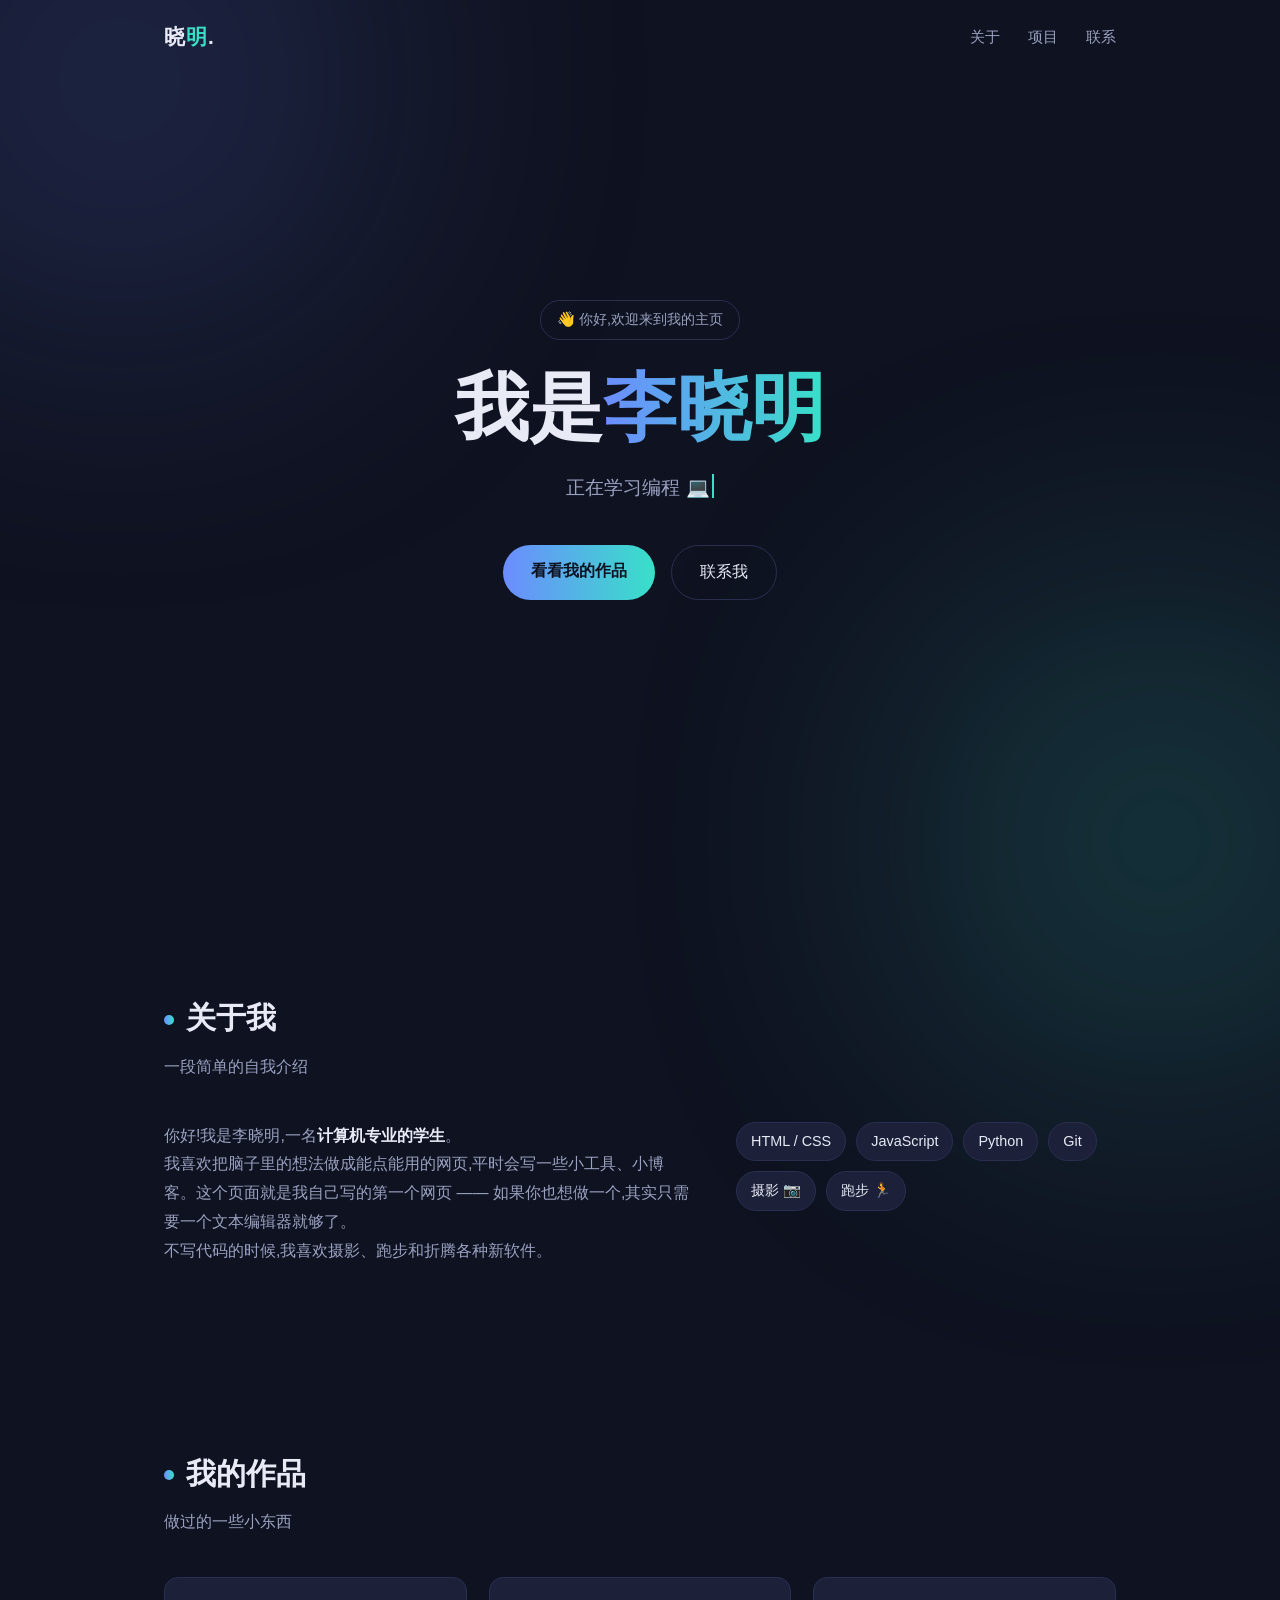
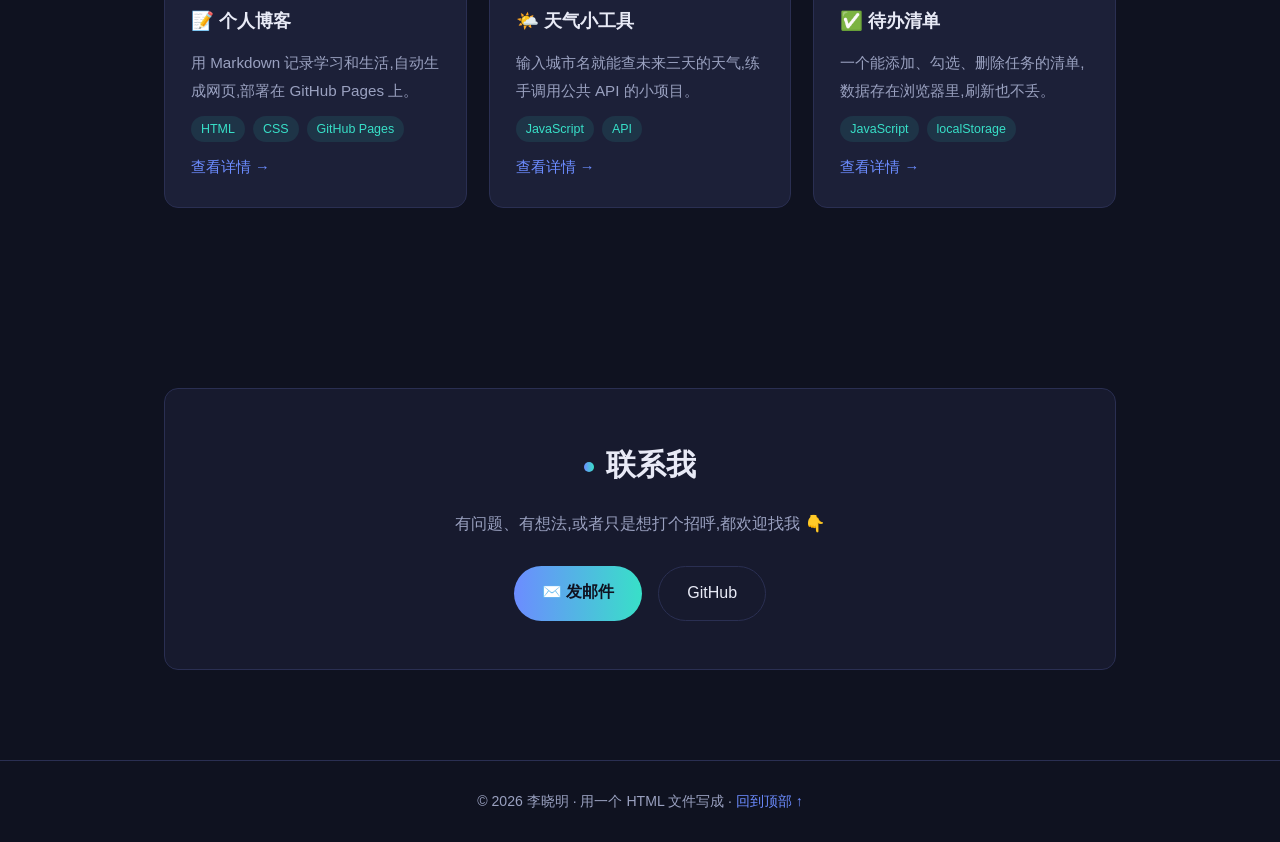
<file: old-home.html>
<!DOCTYPE html>
<html lang="zh-CN">
<head>
  <meta charset="UTF-8" />
  <meta name="viewport" content="width=device-width, initial-scale=1.0" />
  <!-- ✏️ 浏览器标签页上显示的标题 -->
  <title>李晓明 · 个人主页</title>
  <style>
    :root {
      --bg: #0f1220;
      --bg-soft: #171a2e;
      --card: #1c2038;
      --border: #2a2f52;
      --text: #e8eaf6;
      --text-dim: #9aa1c0;
      --accent: #6c8cff;
      --accent2: #38e0c8;
      --radius: 14px;
    }

    * { margin: 0; padding: 0; box-sizing: border-box; }
    html { scroll-behavior: smooth; }

    body {
      font-family: "Segoe UI", "PingFang SC", "Microsoft YaHei", sans-serif;
      background: var(--bg);
      color: var(--text);
      line-height: 1.8;
      overflow-x: hidden;
    }

    /* 背景装饰光斑 */
    body::before, body::after {
      content: "";
      position: fixed;
      width: 480px; height: 480px;
      border-radius: 50%;
      filter: blur(140px);
      opacity: 0.22;
      z-index: -1;
    }
    body::before { background: var(--accent);  top: -160px; left: -120px; }
    body::after  { background: var(--accent2); bottom: -180px; right: -120px; }

    section { scroll-margin-top: 90px; }
    .container { max-width: 1000px; margin: 0 auto; padding: 0 24px; }

    /* ===== 导航栏 ===== */
    nav {
      position: fixed;
      top: 0; left: 0; right: 0;
      z-index: 10;
      padding: 18px 0;
      transition: background 0.3s, box-shadow 0.3s;
    }
    nav.scrolled {
      background: rgba(15, 18, 32, 0.85);
      backdrop-filter: blur(12px);
      box-shadow: 0 1px 0 var(--border);
    }
    nav .container { display: flex; align-items: center; justify-content: space-between; }
    .logo {
      font-size: 1.3rem;
      font-weight: 700;
      color: var(--text);
      text-decoration: none;
      letter-spacing: 1px;
    }
    .logo span { color: var(--accent2); }
    .nav-links { display: flex; gap: 28px; }
    .nav-links a {
      color: var(--text-dim);
      text-decoration: none;
      font-size: 0.95rem;
      transition: color 0.2s;
    }
    .nav-links a:hover { color: var(--text); }

    /* ===== 首屏 ===== */
    .hero {
      min-height: 100vh;
      display: flex;
      align-items: center;
      text-align: center;
    }
    .hero .container { width: 100%; }
    .hello {
      display: inline-block;
      padding: 6px 16px;
      border: 1px solid var(--border);
      border-radius: 999px;
      color: var(--text-dim);
      font-size: 0.9rem;
      margin-bottom: 24px;
    }
    .hero h1 {
      font-size: clamp(2.6rem, 7vw, 4.6rem);
      font-weight: 800;
      line-height: 1.2;
    }
    .hero h1 .gradient {
      background: linear-gradient(90deg, var(--accent), var(--accent2));
      -webkit-background-clip: text;
      background-clip: text;
      color: transparent;
    }
    .typeline {
      margin-top: 18px;
      font-size: 1.2rem;
      color: var(--text-dim);
      min-height: 2em;
    }
    .cursor {
      display: inline-block;
      width: 2px;
      height: 1.2em;
      background: var(--accent2);
      vertical-align: text-bottom;
      margin-left: 2px;
      animation: blink 1s step-end infinite;
    }
    @keyframes blink { 50% { opacity: 0; } }

    .hero-actions { margin-top: 36px; display: flex; gap: 16px; justify-content: center; flex-wrap: wrap; }
    .btn {
      padding: 12px 28px;
      border-radius: 999px;
      text-decoration: none;
      font-size: 1rem;
      transition: transform 0.2s, box-shadow 0.2s;
    }
    .btn:hover { transform: translateY(-2px); }
    .btn-primary {
      background: linear-gradient(90deg, var(--accent), var(--accent2));
      color: #0f1220;
      font-weight: 600;
    }
    .btn-primary:hover { box-shadow: 0 8px 24px rgba(108, 140, 255, 0.35); }
    .btn-ghost {
      border: 1px solid var(--border);
      color: var(--text);
    }
    .btn-ghost:hover { border-color: var(--accent); }

    /* ===== 通用小节 ===== */
    .section { padding: 90px 0; }
    .section-title {
      font-size: 1.9rem;
      font-weight: 700;
      margin-bottom: 8px;
    }
    .section-title::before {
      content: "";
      display: inline-block;
      width: 10px; height: 10px;
      border-radius: 50%;
      background: linear-gradient(90deg, var(--accent), var(--accent2));
      margin-right: 12px;
      vertical-align: middle;
    }
    .section-sub { color: var(--text-dim); margin-bottom: 40px; }

    /* 进入视口时的淡入效果 */
    .reveal { opacity: 0; transform: translateY(26px); transition: opacity 0.7s ease, transform 0.7s ease; }
    .reveal.visible { opacity: 1; transform: none; }

    /* ===== 关于我 ===== */
    .about-grid { display: grid; grid-template-columns: 1.4fr 1fr; gap: 40px; align-items: start; }
    .about-text { color: var(--text-dim); }
    .about-text strong { color: var(--text); }
    .skills { display: flex; flex-wrap: wrap; gap: 10px; }
    .skill {
      padding: 6px 14px;
      background: var(--card);
      border: 1px solid var(--border);
      border-radius: 999px;
      font-size: 0.9rem;
    }

    /* ===== 项目卡片 ===== */
    .cards { display: grid; grid-template-columns: repeat(3, 1fr); gap: 22px; }
    .card {
      background: var(--card);
      border: 1px solid var(--border);
      border-radius: var(--radius);
      padding: 26px;
      display: flex;
      flex-direction: column;
      gap: 12px;
      transition: transform 0.25s, border-color 0.25s;
    }
    .card:hover { transform: translateY(-6px); border-color: var(--accent); }
    .card h3 { font-size: 1.15rem; }
    .card p { color: var(--text-dim); font-size: 0.95rem; flex: 1; }
    .card .tags { display: flex; flex-wrap: wrap; gap: 8px; }
    .card .tags span {
      font-size: 0.78rem;
      color: var(--accent2);
      background: rgba(56, 224, 200, 0.1);
      padding: 2px 10px;
      border-radius: 999px;
    }
    .card a { color: var(--accent); text-decoration: none; font-size: 0.92rem; }
    .card a:hover { text-decoration: underline; }

    /* ===== 联系我 ===== */
    .contact-box {
      background: var(--bg-soft);
      border: 1px solid var(--border);
      border-radius: var(--radius);
      padding: 48px 32px;
      text-align: center;
    }
    .contact-box p { color: var(--text-dim); margin: 10px 0 28px; }

    footer {
      border-top: 1px solid var(--border);
      padding: 28px 0;
      text-align: center;
      color: var(--text-dim);
      font-size: 0.88rem;
    }

    /* ===== 手机端适配 ===== */
    @media (max-width: 760px) {
      .about-grid, .cards { grid-template-columns: 1fr; }
      .nav-links { gap: 18px; }
    }
  </style>
</head>
<body id="top">

  <nav id="navbar">
    <div class="container">
      <!-- ✏️ 改成你的名字缩写 -->
      <a class="logo" href="#top">晓<span>明</span>.</a>
      <div class="nav-links">
        <a href="#about">关于</a>
        <a href="#projects">项目</a>
        <a href="#contact">联系</a>
      </div>
    </div>
  </nav>

  <!-- ===== 首屏 ===== -->
  <header class="hero">
    <div class="container">
      <span class="hello">👋 你好,欢迎来到我的主页</span>
      <!-- ✏️ 改成你的名字 -->
      <h1>我是<span class="gradient">李晓明</span></h1>
      <!-- ✏️ 下面这三句会自动轮播,可以随意修改 -->
      <p class="typeline"><span id="typewriter"></span><span class="cursor"></span></p>
      <div class="hero-actions">
        <a class="btn btn-primary" href="#projects">看看我的作品</a>
        <a class="btn btn-ghost" href="#contact">联系我</a>
      </div>
    </div>
  </header>

  <!-- ===== 关于我 ===== -->
  <section id="about" class="section">
    <div class="container">
      <h2 class="section-title reveal">关于我</h2>
      <p class="section-sub reveal">一段简单的自我介绍</p>
      <div class="about-grid">
        <!-- ✏️ 自我介绍文字,想怎么改都行 -->
        <div class="about-text reveal">
          <p>你好!我是李晓明,一名<strong>计算机专业的学生</strong>。</p>
          <p>我喜欢把脑子里的想法做成能点能用的网页,平时会写一些小工具、小博客。这个页面就是我自己写的第一个网页 —— 如果你也想做一个,其实只需要一个文本编辑器就够了。</p>
          <p>不写代码的时候,我喜欢摄影、跑步和折腾各种新软件。</p>
        </div>
        <!-- ✏️ 会的技术 / 兴趣,随意增删 -->
        <div class="skills reveal">
          <span class="skill">HTML / CSS</span>
          <span class="skill">JavaScript</span>
          <span class="skill">Python</span>
          <span class="skill">Git</span>
          <span class="skill">摄影 📷</span>
          <span class="skill">跑步 🏃</span>
        </div>
      </div>
    </div>
  </section>

  <!-- ===== 项目 / 作品 ===== -->
  <section id="projects" class="section">
    <div class="container">
      <h2 class="section-title reveal">我的作品</h2>
      <p class="section-sub reveal">做过的一些小东西</p>
      <div class="cards">
        <!-- ✏️ 每张卡片是一个项目,复制一整个 <div class="card"> 就能加一个 -->
        <div class="card reveal">
          <h3>📝 个人博客</h3>
          <p>用 Markdown 记录学习和生活,自动生成网页,部署在 GitHub Pages 上。</p>
          <div class="tags"><span>HTML</span><span>CSS</span><span>GitHub Pages</span></div>
          <a href="#">查看详情 →</a>
        </div>
        <div class="card reveal">
          <h3>🌤️ 天气小工具</h3>
          <p>输入城市名就能查未来三天的天气,练手调用公共 API 的小项目。</p>
          <div class="tags"><span>JavaScript</span><span>API</span></div>
          <a href="#">查看详情 →</a>
        </div>
        <div class="card reveal">
          <h3>✅ 待办清单</h3>
          <p>一个能添加、勾选、删除任务的清单,数据存在浏览器里,刷新也不丢。</p>
          <div class="tags"><span>JavaScript</span><span>localStorage</span></div>
          <a href="#">查看详情 →</a>
        </div>
      </div>
    </div>
  </section>

  <!-- ===== 联系我 ===== -->
  <section id="contact" class="section">
    <div class="container">
      <div class="contact-box reveal">
        <h2 class="section-title" style="text-align:left; display:inline-block;">联系我</h2>
        <p>有问题、有想法,或者只是想打个招呼,都欢迎找我 👇</p>
        <div class="hero-actions" style="margin-top:0;">
          <!-- ✏️ 换成你自己的邮箱和 GitHub -->
          <a class="btn btn-primary" href="mailto:you@example.com">✉️ 发邮件</a>
          <a class="btn btn-ghost" href="https://github.com/yourname" target="_blank">GitHub</a>
        </div>
      </div>
    </div>
  </section>

  <footer>
    <!-- ✏️ 改成你的名字 -->
    <div class="container">© <span id="year"></span> 李晓明 · 用一个 HTML 文件写成 · <a href="#top" style="color:var(--accent); text-decoration:none;">回到顶部 ↑</a></div>
  </footer>

  <script>
    // 打字机效果:轮流显示下面几句话
    const phrases = [
      "正在学习编程 💻",
      "喜欢把想法做成网页 🛠️",
      "这是我的第一个网站 🚀"
    ];
    const el = document.getElementById("typewriter");
    let pi = 0, ci = 0, deleting = false;
    function tick() {
      const text = phrases[pi];
      el.textContent = text.slice(0, ci);
      if (!deleting) {
        if (ci < text.length) { ci++; setTimeout(tick, 110); }
        else { deleting = true; setTimeout(tick, 1800); }
      } else {
        if (ci > 0) { ci--; setTimeout(tick, 50); }
        else { deleting = false; pi = (pi + 1) % phrases.length; setTimeout(tick, 400); }
      }
    }
    tick();

    // 页面往下滚动时,元素淡入 + 导航栏加背景
    const observer = new IntersectionObserver((entries) => {
      entries.forEach((e) => {
        if (e.isIntersecting) e.target.classList.add("visible");
      });
    }, { threshold: 0.15 });
    document.querySelectorAll(".reveal").forEach((item) => observer.observe(item));

    const nav = document.getElementById("navbar");
    window.addEventListener("scroll", () => {
      nav.classList.toggle("scrolled", window.scrollY > 20);
    });

    // 页脚年份自动更新
    document.getElementById("year").textContent = new Date().getFullYear();
  </script>
</body>
</html>
</file>
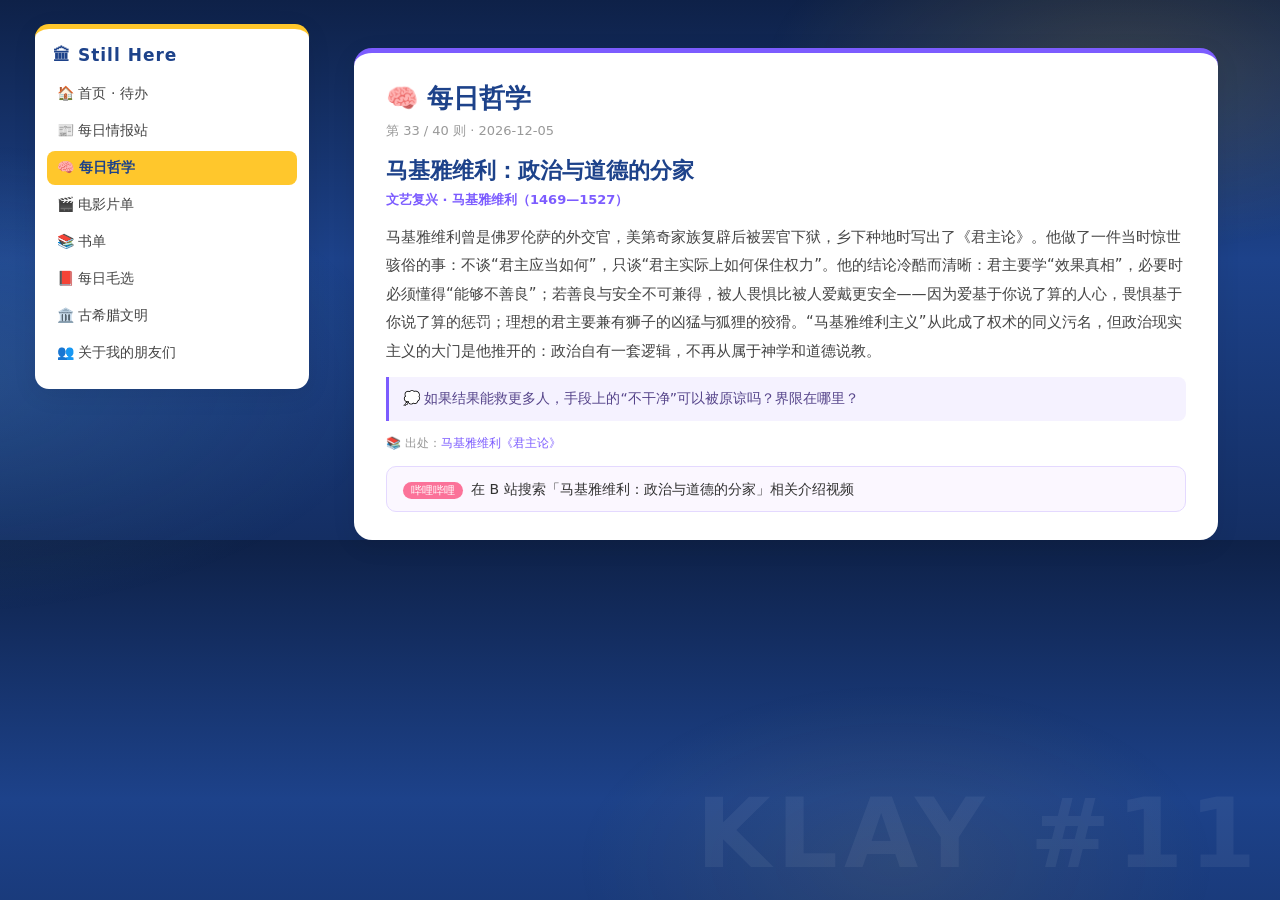
<file: philosophy.html>
<!DOCTYPE html>
<html lang="zh-CN">
<head>
<meta charset="utf-8">
<meta name="viewport" content="width=device-width, initial-scale=1">
<title>每日哲学 · Still Here</title>
<link rel="stylesheet" href="style.css">
<link rel="icon" href="favicon.svg" type="image/svg+xml">
</head>
<body id="top">
<div class="page-wrap">
<aside class="site-side"></aside>
<script src="nav.js"></script>
<main class="site-main">
<!-- ===== 模块三：每日哲学 ===== -->
    <section class="ph-section" id="philosophy">
      <h2>🧠 每日哲学</h2>
      <p class="ph-date" id="phDate"></p>
      <p class="ph-topic" id="phTopic"></p>
      <p class="ph-school" id="phSchool"></p>
      <p class="ph-text" id="phText"></p>
      <div class="ph-q" id="phQ"></div>
      <p class="ph-srcs">📚 出处：<a id="phBook" target="_blank" rel="noopener noreferrer"></a></p>
      <a class="ph-video" id="phVideo" target="_blank" rel="noopener noreferrer">
        <span class="ph-vtag">哔哩哔哩</span><span class="ph-vtitle" id="phVideoTitle"></span>
      </a>
    </section>
    <script src="philosophy-data.js"></script>
    <script>
      var PHILOSOPHY_POOL = [
        { topic: '苏格拉底：我唯一知道的，就是我一无所知', school: '古希腊 · 苏格拉底（前469—前399）', kw: '苏格拉底 哲学',
          text: '公元前 5 世纪的雅典，一群自称“智者”的人收费教人雄辩，苏格拉底是唯一的例外：赤脚、旧袍、不收钱，还主动在集市上找人辩论。他的方法后来被称为“苏格拉底反诘”（elenchus）：先请对方给“勇敢”“正义”下定义，再举出反例让对方修正，几轮下来，自以为有智慧的人往往当众发现自己其实说不清。德尔斐神谕曾宣布“没有人比苏格拉底更有智慧”，他想了很久才明白：别人不懂却自以为懂，而他至少知道自己不懂——这就是“无知之知”。公元前 399 年，他被公民大会以“败坏青年、不敬神明”的罪名判处死刑，他拒绝越狱，当众饮下毒芹汁。柏拉图在《苏格拉底的申辩》里记下了他的自我辩护，其中那句“未经审视的人生不值得过”，至今仍是哲学对每个人的邀请。',
          q: '未经审视的人生不值得过——你审视过自己哪些深信不疑的观念？',
          book: '柏拉图《苏格拉底的申辩》', bookSearch: '苏格拉底的申辩 柏拉图' },
        { topic: '柏拉图洞穴寓言：走出影子的人', school: '古希腊 · 柏拉图（前427—前347）', kw: '柏拉图 洞穴寓言',
          text: '《理想国》第七卷开头，柏拉图请读者做一场思想实验：一群囚徒从小被锁在洞穴里，只能面壁而坐；身后燃着火，有人举着木偶和器物走过矮墙，火光把影子投在墙上。囚徒一生看到的只有影子、听到的只有回声，于是把影子的“名字”和“规律”当作全部知识。某天一个囚徒挣脱枷锁，转身先被火光刺痛双眼，再被拉出洞口，在阳光下眩晕流泪，最后才看清：万物靠太阳照亮，而太阳对应着最高的理念“善”。柏拉图由此说明：我们感知的世界只是“理念世界”的投影，教育也不是把知识灌进空脑袋，而是让灵魂完成一次“转向”。最悲凉的是结尾——被解放者回到洞里讲述真相，囚徒们不但不信，还想杀掉他。据说，这暗指的正是苏格拉底之死。',
          q: '如果告诉你某个深信多年的“常识”只是墙上的影子，你会回头看一眼阳光，还是回到座位上？',
          book: '柏拉图《理想国》第七卷', bookSearch: '理想国 柏拉图' },
        { topic: '亚里士多德：幸福是把潜能活出来', school: '古希腊 · 亚里士多德（前384—前322）', kw: '亚里士多德 幸福',
          text: '《尼各马可伦理学》开篇就问：一切行为是否都指向某个“善”？钱为了买东西，健康为了享受生活，层层向上，总有一个“最终目的”不再是为了别的什么——亚里士多德称之为 eudaimonia，通常译作“幸福”，直译更像“灵魂活得好”。他的“功能论证”是：笛子的功能是演奏，眼睛的功能是看，而人区别于草木禽兽的特有功能是理性，所以人的善，就是把理性潜能卓越地实现出来。这种卓越叫德性（aretê），它不靠天赋灌输，而是练出来的——“我们通过做公正的事成为公正的人”。他还提出“中道”原则：勇敢是鲁莽与怯懦之间的恰当中点，慷慨是挥霍与吝啬之间。在全书末尾他把生活分为享乐、从政与沉思三种，最高的仍是沉思——那是最接近神性、最少依赖他人的自足活动。',
          q: '你最近做的事里，哪些是手段，哪些本身就是你想要的“实现”？',
          book: '亚里士多德《尼各马可伦理学》', bookSearch: '尼各马可伦理学 亚里士多德' },
        { topic: '伊壁鸠鲁：快乐是痛苦的缺席', school: '古希腊 · 伊壁鸠鲁（前341—前270）', kw: '伊壁鸠鲁 快乐',
          text: '伊壁鸠鲁在雅典城郊买下一座花园办学，女性和奴隶也能进来，这在当时惊世骇俗。世人骂他纵欲，其实他把快乐定义为“痛苦的缺席”：身体的无痛（aponia）加上心灵的宁静（ataraxia），就已经是快乐的上限，再多的盛宴只是换一种方式受罪。他把欲望分三类：自然且必要的（食物、住处、友谊），自然但不必要的（山珍海味），既不自然也不必要的（权力、名声）——只满足第一类，人生就足够好，因为奢侈的欲望只会制造新的痛苦。对死亡的恐惧是最深的枷锁，他的解药是一个对称论证：“死亡与我们无关——我们活着时，死亡不在场；死亡来临时，我们已不在。”他的花园学派延续数百年，哲学史家评价他：是把哲学当作止痛药的第一人。',
          q: '你现在追逐的东西，是在消除痛苦，还是在制造新的欲望？',
          book: '伊壁鸠鲁《致美诺寇的信》', bookSearch: '致美诺寇的信 伊壁鸠鲁' },
        { topic: '斯多葛控制二分法', school: '古希腊 · 爱比克泰德（约50—135）', kw: '斯多葛 控制二分',
          text: '爱比克泰德生来是奴隶，据说腿被主人拧断，获释后在罗马开课，连贵族都来听课，学生阿利安把他的谈话整理成《手册》与《谈话录》。开篇第一条就是控制二分法：“有些事取决于我们——判断、冲动、欲望、行动；有些事不完全取决于我们——身体、财产、名声、官职。”痛苦来自把两类搞混：为天气和别人的看法焦虑，却放任自己唯一的财产——判断力——荒废。由此派生出斯多葛的日常功课：负面想象（premeditatio malorum，提前预想失去一切，既珍惜当下又不执着）；目标与结果的分离（你该做的是全力瞄准，箭中不中交还给命运——事物本身没有对错，对错来自你对它的判断）。这套心灵体操两千多年后在认知行为疗法（CBT）里转世重生，近年还掀起了一场“斯多葛复兴”。',
          q: '列出你今天焦虑的三件事：它们真的在你的控制范围内吗？',
          book: '爱比克泰德《手册》', bookSearch: '手册 爱比克泰德' },
        { topic: '笛卡尔：我思，故我在', school: '近代 · 笛卡尔（1596—1650）', kw: '笛卡尔 我思故我在',
          text: '1637 年，笛卡尔用法语而非学术拉丁语出版《谈谈方法》，让不识拉丁文的普通人第一次能读到哲学。书中他回顾自己受过当时最完备的教育，却发现几乎没有一件事是确定的，于是决定亲手重建知识大厦：凡可怀疑的，一律当作假的扔掉。第一步，感官会骗人——远处的方塔看着是圆的；第二步，梦境与清醒无法绝对区分；第三步，设想一个全能的恶魔专门在欺骗我——整座知识大厦似乎塌了。但就在这里他踩到一块磐石：无论恶魔怎么骗，“我正在被欺骗”意味着“我正在思考”，而正在思考的我必然存在——“我思，故我在”。笛卡尔强调这不是三段论推理，而是理性对单个事实的直接直觉。由此他定下“凡清楚明白地知觉到的皆为真”的新规则，整个近代哲学从这块磐石上重新开工——尽管立刻引出了新难题：不相互作用的心灵与身体，怎么解释“我抬手，手就抬起来”？',
          q: '你还能找到一个比“我正在思考”更不可能被怀疑的事实吗？',
          book: '笛卡尔《谈谈方法》', bookSearch: '谈谈方法 笛卡尔' },
        { topic: '帕斯卡赌注：信仰的期望值', school: '近代 · 帕斯卡（1623—1662）', kw: '帕斯卡 赌注',
          text: '帕斯卡是数学神童：16 岁证明几何定理，19 岁发明机械计算器，与费马的通信直接奠定了概率论。1654 年 11 月 23 日夜，他经历一场神秘的宗教狂喜，把“火”字缝进衣襟，余生转向信仰辩护。身后出版的《思想录》是未完成的碎片集，最著名的段落是“赌注”：上帝存在与否，理性无法裁决，那就按概率算账——若上帝存在，信者得无限幸福，不信者受无限损失；若不存在，信与不信的得失皆有限。期望值一比，押“存在”完胜。他还留下一句转向内心的名言：“心有其理，为理性所不识。”批评者也毫不客气：信仰岂能当赌注？若真有别的神呢（诸神难题）？如果上帝只奖励真诚的信徒，算计出来的“信”还算信仰吗？这些追问让赌注成为决策论在宗教哲学的开山实验场。',
          q: '用期望值决定人生大事，你觉得哪里对、哪里不对劲？',
          book: '帕斯卡《思想录》', bookSearch: '思想录 帕斯卡' },
        { topic: '休谟：归纳的深渊', school: '英国经验论 · 休谟（1711—1776）', kw: '休谟 归纳',
          text: '休谟 26 岁写完《人性论》，后来自嘲它“一从印刷机上生下来就死了”——没人读。他改写成更轻快的《人类理解研究》（1748），其中第四节埋下了哲学史上最著名的炸弹之一：归纳问题。我们的知识大多靠归纳：太阳过去每天都升起，所以明天也会升起。但请细看这个推理——“过去有效”推不出“未来必然有效”，而这个过渡的正当性恰恰要靠归纳本身来担保：循环论证了。休谟的结论惊人地坦率：理性在此无能为力，我们靠的不是逻辑而是“习惯”——反复的联结让期待生根，“习惯是人生的伟大指南”。此后两百年，康德说休谟把他从独断的迷梦中唤醒，罗素坦承归纳无解，波普尔用“证伪主义”绕开它，贝叶斯学派用概率重新表述——但没有谁宣布真正解决了它。',
          q: '一个从没见过黑天鹅的人，凭什么断言天鹅都是白的？',
          book: '休谟《人类理解研究》', bookSearch: '人类理解研究 休谟' },
        { topic: '康德：绝对命令', school: '德国观念论 · 康德（1724—1804）', kw: '康德 绝对命令',
          text: '康德一辈子几乎没离开过哥尼斯堡，散步准时到邻居拿他校对钟表。他说休谟“把我从独断的迷梦中唤醒”，《道德形而上学奠基》（1785）就是回应。他划出道德哲学史上最锋利的一条线：假言命令是“如果想要 X，就该做 Y”，永远有条件；而道德要求必须无条件，即绝对命令（kategorischer Imperativ）。第一个公式是普遍化检验：只按你愿意其成为普遍法则的准则行动。康德举了四例逐一检验——自杀（人人自毁则生命无法延续）、虚假承诺（人人撒谎则承诺失效）、埋没才能、见死不救。第二个公式同样有名：永远同时把人当作目的，绝不仅仅当作手段。第三个是自律：道德法则不是神、情感或习俗从外部颁给的，而是理性自我立法。批评也从不缺席：完全不看结果的道德，会不会沦为空洞的形式主义？善意的谎言如果真能救人呢？',
          q: '你正在做（或想做）的事，敢不敢让它成为全世界的普遍规则？',
          book: '康德《道德形而上学奠基》', bookSearch: '道德形而上学奠基 康德' },
        { topic: '功利主义：最大多数人的最大幸福', school: '英国经验论 · 边沁 & 密尔', kw: '功利主义 哲学',
          text: '边沁在《道德与立法原理导论》（1789）开篇宣布：“自然把人类置于两位主权者——快乐与痛苦——的统治之下。”功利原则由此登场：行为的对错，取决于它增减相关者幸福总量的多少。边沁甚至设计了“幸福微积分”，按强度、持续、确定、远近、繁殖、纯粹、广延七个维度给快乐打分。批评者讥讽这是“适合猪的哲学”，他的学生兼教子密尔在《功利主义》（1861）里回应：快乐有质的高低——“做一个不满足的人，胜过做一头满足的猪；做不满足的苏格拉底，胜过做一个满足的傻瓜”，体验过两种快乐的人自会偏爱高级的那种。这对师徒开创的传统，至今是公共政策的隐形标尺：成本收益分析、医疗资源分配、拥堵费定价，背后都是功利计算。最痛的问题也留在原处：少数人的牺牲，真能被总量正义抵消吗？',
          q: '如果牺牲一个人能让一万人幸福，总量算下来是正的，你按按钮吗？',
          book: '密尔《功利主义》', bookSearch: '功利主义 密尔' },
        { topic: '尼采：上帝死了之后', school: '德国 · 尼采（1844—1900）', kw: '尼采 哲学',
          text: '“上帝死了”这句话，尼采在《快乐的科学》§125 里让它由一个疯子在大白天提着灯笼喊出来：“我寻找上帝！我寻找上帝！”人群哄笑，疯子却说：是我们杀了他——而我们还没准备好承担这件事。意思是：支撑西方两千年的超验价值体系（彼岸、天国、绝对真理）崩塌了，人正悬在虚无的深渊上，却浑然不觉。《查拉图斯特拉如是说》（1883—1885）是他的回应：不再逃向彼岸，而是在此岸自己创造价值——成为“超人”；与之对照的“末人”，只求舒适、娱乐和“没有人比别人更聪明”的安全。他还抛出一个可怕的思想实验——永恒轮回：若此生将原样无限重复，你敢不敢？1889 年 1 月，他在都灵街头抱住一匹正被鞭打的马，从此精神崩溃，十一年后去世。可惜死后手稿被妹妹按纳粹口味篡改，“法西斯思想家”的误解一背就是几十年。',
          q: '如果没有任何外在标准为你兜底，你会给自己立一条什么法则？',
          book: '尼采《查拉图斯特拉如是说》', bookSearch: '查拉图斯特拉如是说 尼采',
          fixedVideo: { t: '【刘擎】空虚、无聊、没意思，感到虚无的时候，不妨看看尼采吧！', u: 'https://www.bilibili.com/video/BV1w44y1Q7cq' } },
        { topic: '萨特：存在先于本质', school: '法国存在主义 · 萨特（1905—1980）', kw: '萨特 存在主义',
          text: '1945 年 10 月，萨特在巴黎“现在俱乐部”演讲，场内外挤满了人，有人被挤晕——存在主义一夜之间从课堂走进了咖啡馆，《存在主义是一种人道主义》就是这篇演讲的成文。核心命题是“存在先于本质”：裁纸刀是先有设计图（本质）再被造出来，人却相反——先被抛到世界上，没有预装的人性模板，然后才通过一次次选择把自己造就成现在的样子。既然没有上帝替你定规矩，也就没有借口可找：怕见心上人而躲去朋友家，是“自欺”（mauvaise foi）；咖啡馆侍者把自己演得像个家具，也是自欺。更沉重的是“人被判处自由”：站在悬崖边的眩晕不是怕掉下去，而是意识到没有任何东西拦着你跳——自由是人逃不掉的判决，而你的每一次选择，你都在为全人类示范。',
          q: '把你至今的选择都算作“自我设计”，你对现在这版自己满意吗？',
          book: '萨特《存在主义是一种人道主义》', bookSearch: '存在主义是一种人道主义 萨特' },
        { topic: '加缪：应该设想，西西弗是幸福的', school: '法国 · 加缪（1913—1960）', kw: '加缪 西西弗',
          text: '《西西弗神话》（1942）第一句话就是哲学史上最著名的开场之一：“真正严肃的哲学问题只有一个：自杀。”加缪说，人渴望意义、统一和明晰，世界却用冷漠和混沌回应——这个落差就是“荒诞”。注意，荒诞不在人，也不在世界，而在两者的相遇。面对荒诞有三种反应：肉体自杀（承认被打败）、哲学性自杀（跳进宗教或意识形态买现成意义）、或者——反抗。他选第三条：不指望终点，全力活在此刻。全书以希腊神话收尾：西西弗因触怒诸神被罚永远推石上山，石到山顶必然滚落。加缪却说，下山途中的西西弗高于他的命运——“应该设想，西西弗是幸福的”。1952 年他与萨特因《反抗者》公开决裂，1957 年获诺贝尔文学奖，1960 年死于车祸，年仅 46 岁——口袋里还装着没用上的火车票。',
          q: '你生活里那块“巨石”是什么？如果注定推不完，你还愿意推吗？',
          book: '加缪《西西弗神话》', bookSearch: '西西弗神话 加缪' },
        { topic: '忒修斯之船：换完所有木板还是那条船吗', school: '形而上学 · 古典难题', kw: '忒修斯之船',
          text: '普鲁塔克在《忒修斯传》里记下这个古老的问题：雅典人保存着忒修斯当年驶回的那条船，木板朽坏一块就换一块新的，如此数百年，哲学家们便争论——它还是原来那条船吗？霍布斯在十七世纪补了致命一刀：假如有人把换下来的旧木板全部收好，最后照原样重新拼出一条船，两条船哪条才有资格叫“忒修斯之船”？这逼出三种立场：同一性在物质（旧板船）、在形式与连续功能（维修船）、或者在无可替代的历史。帕菲特在《理与人》（1984）里说得更狠：也许“同一性”根本是个空概念，真正重要的只是心理关联的程度——他甚至设想“分裂传送机”让你和副本同时存在。这个问题今天活得好好的：你的细胞七年全部更换，器官移植者换了心脏，被收购重组的公司还是“同一家公司”吗？',
          q: '如果记忆和性格全部更新一遍，“你”凭什么还是你？',
          book: '普鲁塔克《希腊罗马名人传·忒修斯传》', bookSearch: '忒修斯之船' },
        { topic: '电车难题：拉杆与推人的直觉裂缝', school: '伦理学 · 富特 / 汤姆森（1967—）', kw: '电车难题 哲学',
          text: '1967 年，牛津哲学家菲利帕·富特在讨论堕胎的论文里，顺手续了一个小例子：失控电车将压死五人，你可以扳动道岔让它转向只绑着一个人的岔道。就这么个“脚注”，长成了二十世纪最著名的思想实验。1976 年朱迪斯·汤姆森加码：天桥上站着一个大胖子，把他推下去可以挡住电车救五个人。调查反复显示：多数人愿意拉杆，却拒绝推人——可两者都是“牺牲一个救五个”。流行的解释诉诸“双重效果”原则（源于阿奎那）：可预见的坏结果若只是副作用可以接受，故意把人当工具则不行；格林的脑成像实验则发现，“亲手推人”激活了更强烈的情绪脑区。这个问题早已走出课堂：自动驾驶该先保护谁、疫情下呼吸机怎么分配，本质都是电车难题的现实版。',
          q: '拉杆和推人，你觉得差别在哪？这个差别重要吗？',
          book: '桑德尔《公正：该如何做是好？》', bookSearch: '公正 该如何做是好 桑德尔' },
        { topic: '缸中之脑：黑客帝国的哲学原型', school: '知识论 · 普特南（1981）', kw: '缸中之脑',
          text: '《理性、真理与历史》（1981）第一章，普特南抛出现代版怀疑：设想一个大脑被取出泡在营养缸里，超级计算机向它输入与常人完全相同的电信号——它体验到的“人生”毫无破绽，就像《黑客帝国》里浸泡在培养舱中的尼奥。笛卡尔用“恶魔”表达过同款怀疑，普特南却给出一个出人意料的论证：根据他的语义因果论，词的指称取决于使用者与对象的因果历史——一个真正的缸中之脑从未接触过真实的缸和脑，它说的“缸”“脑”只能指向虚拟世界里的图像；因此当它说“我是缸中之脑”时，按它自己的语言这句话是假的。换言之，“我是缸中之脑”这个假设自我拆台，永远说不通。论证精巧却争议巨大——它至少证明了一件事：怀疑论想自圆其说，比想象中难得多。',
          q: '如果一个虚拟世界毫无破绽且体验真实，“真实”这个词还剩下什么意思？',
          book: '普特南《理性、真理与历史》', bookSearch: '理性真理与历史 普特南' },
        { topic: '图灵测试：机器能思考吗', school: '心灵哲学 · 图灵（1950）', kw: '图灵测试',
          text: '1950 年，图灵在哲学期刊《心灵》上发表《计算机器与智能》，开头就说：“我提议考虑这个问题：机器能思考吗？”但他立刻承认“思考”无法定义，于是换掉牌桌——提出“模仿游戏”：判定者隔着文字与人和机器分别对话，如果分不清谁是谁，就承认机器在“思考”。他甚至给出预测：“到 2000 年，普通提问者在五分钟内误判的概率将超过 70%。”论文后半部分逐一回应了九类反对意见——神学（上帝只把灵魂给了人）、意识（“机器没有自我感觉”）、“拉夫莱斯伯爵夫人异议”（机器永远不会原创）等等。此后的历史像在逐条完成他的预言：1966 年只会套话的 ELIZA 让用户坚信她懂自己，深蓝、AlphaGo 相继登顶，而大语言模型让“图灵测试还够不够用”重新成为热点。',
          q: '如果一台机器的所有外在表现都和人一样，你坚持“它没有心灵”的理由是什么？',
          book: '图灵《计算机器与智能》（1950）', bookSearch: '计算机器与智能 图灵' },
        { topic: '中文房间：符号操作等于理解吗', school: '心灵哲学 · 塞尔（1980）', kw: '中文房间',
          text: '1980 年，塞尔在《行为与脑科学》发表论文，随刊附上二十多位学者的回应，战火至今未熄。思想实验是这样的：一个只懂英语的人被锁在房间里，桌上有一本英文规则书；窗外递进写着中文问题的纸条，他按规则查找符号、组合出中文回答递出去——屋里人完全不懂中文，但外面收到的回复无懈可击。塞尔的结论是：这反驳了“强人工智能”——计算机无论多流畅，都只是在操作句法符号，从不触及语义，就像房间里那个人永远没有“理解”中文。他严格区分“弱 AI”（计算机是有用的工具）与“强 AI”（编程适当的计算机就是心灵）。批评者反击：也许单独的人不懂，但“整个房间系统”懂（系统回应）；也许未来机器真能造出理解。大语言模型时代，这场攻防被重新翻出来：模型写出流畅的情书，它“理解”爱情吗？',
          q: '你学外语背句型时，和房间里那个人有多大区别？AI 呢？',
          book: '塞尔《心灵、大脑与程序》（1980）', bookSearch: '中文房间 塞尔' },
        { topic: '奥卡姆剃刀：如无必要，勿增实体', school: '中世纪 · 奥卡姆的威廉（约1287—1347）', kw: '奥卡姆剃刀',
          text: '奥卡姆的威廉是英格兰萨里郡奥卡姆村的方济各会修士，因批判教皇被传唤到阿维尼翁，后来投奔巴伐利亚皇帝路易四世，据说留下名言：“皇帝用剑保护我，我用笔保护皇帝。”那条著名原则——“如无必要，勿增实体”（Pluralitas non est ponenda sine necessitate）——原本针对的是中世纪唯名论与实在论之争：实在论者相信每个抽象名词背后都有一个真实存在的“共相”，奥卡姆说：不必，少些假设。“奥卡姆剃刀”这个叫法其实迟至 1852 年才由后人提出。今天它是科学方法论的隐形守则：地心说靠层层“本轮”修补，被更简洁的日心说取代；统计学用 AIC/BIC 惩罚复杂模型；医生诊断优先考虑常见病——凡解释力相同，取假设最少的那个。',
          q: '你解释一件事时，有没有为它添加过其实用不上的“隐藏假设”？',
          book: '奥卡姆的威廉《箴言书注》', bookSearch: '奥卡姆剃刀' },
        { topic: '芝诺悖论：阿基里斯追不上乌龟', school: '古希腊 · 芝诺（约前490—前430）', kw: '芝诺悖论',
          text: '芝诺是爱利亚人，老师巴门尼德主张“存在是一，不动不变”，天下人都笑他。芝诺不正面辩护，而是发明了归谬法：假如你们坚持“多”与“运动”，就会推出更荒谬的结论——阿基里斯追不上乌龟：追到起跑点时乌龟已前移，追到新位置它又移了一点，无穷逼近却“永远”差一截；飞矢不动：任一瞬间，箭占据与自身等长的空间，即静止，而时间由瞬间组成，所以飞行是幻觉。传说他因谋反被僭主拿住，受审时咬下对方耳朵，就刑而死。两千多年后数学给出回应：1/2 + 1/4 + 1/8 + … 收敛于 1，无穷多步可以在有限时间内走完——芝诺错把“无穷多步”当成了“无穷长时间”。但追问没有结束：数学解的是描述，物理上的时间与空间真的是连续的吗？黑格尔则从中看到了辩证法的萌芽。',
          q: '悖论的前提哪里错了？还是说，错的是我们对“无穷”的直觉？',
          book: '亚里士多德《物理学》第六卷', bookSearch: '物理学 亚里士多德' },
        { topic: '维特根斯坦：词的意义是它的用法', school: '分析哲学 · 维特根斯坦（1889—1951）', kw: '维特根斯坦 语言游戏',
          text: '维特根斯坦的一生比他的书更像哲学：欧洲钢铁大亨家的天才（三个哥哥相继自杀），放弃巨额遗产，跑到剑桥跟罗素学哲学，一战扛起炮管上前线，在战壕与俘虏营里写完《逻辑哲学论》——正文薄到只有七个主命题，最后一句是“凡不可说的，必须保持沉默”。然后他宣布哲学问题已全部解决，跑去奥地利乡村当小学教师，还给姐姐设计了一栋极简主义住宅。十年后他推翻了自己：《哲学研究》（1953 年身后出版）承认前一本书是错的。语言不是世界的镜子，而是无数“语言游戏”的集合；词的意义不在指称对象，而在用法；“游戏”没有共同本质，只有“家族相似”的交叉重叠。哲学问题的根源是把词语从用法中拔了出来——哲学不是理论，而是治疗：“给苍蝇指出飞出捕蝇瓶的路。”',
          q: '“爱”“自由”“公平”这些词，你在不同场合的用法真的同一个意思吗？',
          book: '维特根斯坦《哲学研究》', bookSearch: '哲学研究 维特根斯坦' },
        { topic: '罗素悖论：理发师刮不刮自己的脸', school: '逻辑学 · 罗素（1901）', kw: '罗素悖论',
          text: '1901 年，罗素正在研究弗雷格的宏伟工程——把全部数学还原为逻辑。弗雷格已经用“集合”搭好了地基，罗素却发现了一颗雷：定义 R 为“所有不包含自身的集合”的集合，那么 R 包含自己吗？包含，则按定义它不该包含自己；不包含，则按定义它必须包含自己。他写信告诉弗雷格，弗雷格回信承认这是对他毕生事业的沉重打击——大厦的地基塌了。后人给它编了通俗版：理发师宣布只给“所有不给自己刮脸的人”刮脸，那他自己的脸怎么办？这场危机直接催生了罗素的类型论与公理化集合论（ZFC），把“自我包含”逐出合法集合；二十年后哥德尔的不完备定理再度证明：足够强的数学系统无法既完备又自洽。数学的地基，至今带着这道伤疤工作。',
          q: '“给所有不给自己刮脸的人刮脸”的理发师，该怎么处理自己的胡子？',
          book: '怀特海 & 罗素《数学原理》', bookSearch: '数学原理 罗素' },
        { topic: '自由意志与决定论', school: '形而上学 · 经典争论', kw: '自由意志 决定论',
          text: '拉普拉斯说：只要知道宇宙中每个粒子的位置和动量，就能推算出全部未来——如果这是真的，你的每个“选择”不过是被之前的状态推着走。面对决定论，哲学给出三条出路：强硬决定论者说自由是幻觉；自由意志论者寻找例外（量子随机性够吗？随机可不等于是你决定的）；主流站在相容论一边——休谟早就说过：自由不是“没有原因”，而是“按自己的意愿行动、且没有外部强迫”，囚犯不自由，散步的你自由，这和决定论毫无冲突。1983 年 Libet 的实验火上浇油：脑电的“准备电位”比人报告的“决定时刻”早了约 350 毫秒——但对实验设计的批评也接踵而至（“准备电位”未必等于决定本身）。更深的问题在道德：如果一切注定，惩罚还是正义吗？斯特劳森在《自由与怨恨》里回答：怨恨与感激是人性的底层反应，绕开它们谈责任是空谈。',
          q: '你觉得“自由”最核心的定义是哪个：无原因，还是无强迫？',
          book: '休谟《人类理解研究》第八节', bookSearch: '自由意志 哲学' },
        { topic: '罗尔斯：无知之幕后的正义', school: '政治哲学 · 罗尔斯（1971）', kw: '无知之幕 罗尔斯',
          text: '1971 年，《正义论》出版——二十五年磨一剑，让几乎无人问津的政治哲学起死回生。罗尔斯的设计：想象你被扔进“原初状态”，蒙着“无知之幕”——即将出生，却不知道自己会是谁：性别、天赋、家境、时代一律未知，只保留关于社会与心理学的基本常识。在这种极端公平的谈判桌上，人会同意什么？他论证出两个原则：第一，每个人都拥有最大的平等基本自由（言论、信仰、人身），这套自由不可拿去换经济利益；第二，社会经济的不平等只有在“机会对所有人开放”且“最有利于最弱势群体”（差别原则）时才被允许。无知之幕后的理性人会选择“最大化最小值”的保险：宁可规则保守，也不让最差的处境糟糕透顶。批评接踵而至：诺齐克说差别原则侵犯个人产权，桑德尔说“被剥光身份的自我”根本不存在——但“罗尔斯点”（社会可容忍的最大不平等线）至今写在政策讨论里。',
          q: '抹掉你现在的身份重抽一次人生，你还愿意接受今天这个社会的规则吗？',
          book: '罗尔斯《正义论》', bookSearch: '正义论 罗尔斯' },
        { topic: '庄周梦蝶', school: '中国 · 庄子（约前369—前286）', kw: '庄周梦蝶',
          text: '《齐物论》的结尾只有一百来字，却是中文世界最深的一个梦：“昔者庄周梦为胡蝶，栩栩然胡蝶也，自喻适志与，不知周也。俄然觉，则蘧蘧然周也。不知周之梦为胡蝶与，胡蝶之梦为周与？”庄周梦蝶不稀奇，稀奇的是他把问题反着问了一遍——凭什么说这一边才是“醒”？庄子不给答案，只给四个字：“此之谓物化”：万物在流转中互相转化，梦与醒、物与我，本没有绝对的界限。对比笛卡尔：同样的梦境怀疑，笛卡尔用“我思”把它当敌人驱除，庄子却安然与之共处，甚至借此消解是非与彼此的执念。蝴蝶的意象从此飞进中国文化的基因——梁祝在化蝶中团圆，李商隐写下“庄生晓梦迷蝴蝶”。处理“真实”这个问题，中国人有自己的温柔。',
          q: '如果分不清梦与醒，你会因此改变今天做事的方式吗？',
          book: '《庄子·齐物论》', bookSearch: '庄子 齐物论' },
        { topic: '白马非马', school: '中国名家 · 公孙龙（约前320—前250）', kw: '白马非马',
          text: '战国末年的赵国辩士公孙龙牵着一匹白马过关，守关者说马不得过，他回了一句“白马非马”——这则辩论记载在《公孙龙子·白马论》里。论证是这样的：“马”这个字只命名形体，“白马”却命名了形体加颜色，内涵不同、外延也不同（白马只是马的真子集），所以说“白马非马”——如果这里的“非”读作“不等于”，完全成立；若读作“不属于”，就是诡辩。守关者没跟上这个层次差，只好放行收费。公孙龙还留下了“离坚白”（石头的坚硬与白色能否分开感知）等论题，名家一时与儒墨并显。这场名实之辩是中国逻辑学的高峰，秦汉之后基本失传——直到近代学者重新发现，才惊叹两千多年前有人把语言哲学玩到了这个深度。',
          q: '“白马非马”在什么语境下是对的？你生活里有哪些同名不同实的争论？',
          book: '《公孙龙子·白马论》', bookSearch: '公孙龙子 白马论' },
        { topic: '王阳明：你未看此花时', school: '中国 · 王阳明（1472—1529）', kw: '王阳明 心学',
          text: '王阳明年轻时笃信朱熹的“格物穷理”，于是对着庭院里的竹子格了七天七夜，格到生病，一无所获——“圣贤之道”哪是盯着外物能盯出来的？1508 年，他因得罪宦官刘瑾被廷杖后贬到贵州龙场驿，在瘴气与蛮荒之间，一夜顿悟：“圣人之道，吾性自足，向之求理于事物者误也。”道理不在竹子里，在我心里。由此他提出“心即理”与“知行合一”：真知必然已经体现在行动里——嘴上说知道孝悌却做不到，那不是知道，只是“未曾知”。《传习录》里师生问答全是这种逼问。还有那段著名的花之问答：“你未看此花时，此花与汝心同归于寂；你来看此花时，则此花颜色一时明白起来。”文的极致之外他还有武的极致：几乎空手平定了宁王朱宸濠的叛乱。他的心学东渡日本，深刻影响了明治维新一代人。',
          q: '有没有一件你“完全知道该做”却一直没做的事——按知行合一，那算知道吗？',
          book: '王阳明《传习录》', bookSearch: '传习录 王阳明' },
        { topic: '墨子：兼相爱，交相利', school: '中国 · 墨子（约前468—前376）', kw: '墨子 兼爱',
          text: '墨子出身工匠，精通守城器械，据说与公输班用模型演过一场攻防战，硬生生劝退了楚国攻打宋国。他反对儒家的“爱有差等”（先亲后疏、由近及远），认为天下大乱正起于“人各爱其人”——《墨子·兼爱上》说，臣子不忠、儿子不孝、盗贼横行，都是因为人人只爱自己。药方是“兼爱”：视人之国若视其国，视人之父若视其父。他不空谈道德，配了三个论证：功利论证（兼相爱则交相利，攻战亏本）、天志论证（天欲人相爱相利）、类比论证。孟子读到大怒，骂“墨氏兼爱，是无父也”——是禽兽。但墨家真的组织起来了：钜子制度纪律严明，赴火蹈刃；后期墨家在《墨经》里搞出了小孔成像、杠杆力学和堪比西方逻辑学的“名辩”体系——那是华夏文明离“科学”最近的一次，也是最令人唏嘘的一次中断。',
          q: '爱真的需要分远近亲疏吗？不分的话，能量从哪里来？',
          book: '《墨子·兼爱》', bookSearch: '墨子 兼爱' },
        { topic: '赫拉克利特：人不能两次踏进同一条河流', school: '古希腊 · 赫拉克利特（约前535—前475）', kw: '赫拉克利特 流变',
          text: '这位绰号“晦涩者”的以弗所贵族放弃王位隐居神庙，写下《论自然》残篇一百三十余条，句句像谜语：“人不能两次踏进同一条河流”——因为河水常新，第二次踏进的已是新的河流。世界在他眼里是一团永恒的活火，按分寸燃烧、按分寸熄灭；对立面的斗争才是一切：他说“战争是万物之父”，没有疾病就无所谓健康，没有疲倦就无所谓休息。而贯穿流变的，是他称为“逻各斯”（logos）的隐藏法则——万物都依据这条理性的道运行。赫拉克利特与巴门尼德构成了希腊哲学的两极：一切都变 vs 一切都不变，此后两千多年的形而上学，几乎都在这两极之间摇摆。',
          q: '十年间你的细胞和观念都换了一遍——今天的你和十年前的你，是“同一个”你吗？',
          book: '《赫拉克利特著作残篇》', bookSearch: '赫拉克利特 残篇' },
        { topic: '普罗塔哥拉：人是万物的尺度', school: '古希腊智者 · 普罗塔哥拉（约前490—前420）', kw: '普罗塔哥拉 人是万物的尺度',
          text: '苏格拉底的时代还有一群靠教人说话吃饭的人——智者（Sophists），收费教修辞与论辩，其中最有名的是普罗塔哥拉。他在《真理论》开篇扔下一句震撼希腊的话：“人是万物的尺度，是存在的事物存在的尺度，也是不存在的事物不存在的尺度。”风对同一阵风，有人觉得冷有人觉得凉快——那么风“本身”是什么，根本没有答案，只有各自的感受。这是一种彻底的相对主义：真理因人因时因地而异。柏拉图毕生都在与之搏斗，因为他担心这句话会瓦解一切客观的善恶标准。但换个角度看，它也是人文主义的第一次抬头——从此哲学的目光从星空落回了人自身。',
          q: '如果每个人都自成尺度，公共的“对错”还有可能吗？',
          book: '柏拉图《泰阿泰德篇》', bookSearch: '泰阿泰德篇 柏拉图' },
        { topic: '第欧根尼：请别挡住我的阳光', school: '古希腊犬儒学派 · 第欧根尼（约前412—前323）', kw: '第欧根尼 犬儒',
          text: '第欧根尼住在雅典市场的一只大陶缸里，白天提着灯“寻找真正的人”，吃饭喝水像狗一样在街头解决——“犬儒”（Cynic）这个绰号就是别人骂他“像狗”，他索性认领了。传说亚历山大大帝慕名来访，站在缸前问他想要什么赏赐，他只回了一句：“请别挡住我的阳光。”亚历山大感叹：“如果我不是亚历山大，我愿做第欧根尼。”他的哲学只有一句话：文明的名义、货币、礼节、虚荣都是枷锁，人应该按自然本性生活，像狗一样坦荡。以抛弃一切换取绝对的自由——这份彻底，让“犬儒”从一个嘲讽变成了一个学派的名字。',
          q: '如果削减所有身外之物能换来内心的绝对自由，你愿意削减到什么程度？',
          book: '第欧根尼·拉尔修《名哲言行录》', bookSearch: '名哲言行录 第欧根尼' },
        { topic: '奥古斯丁：时间究竟是什么', school: '中世纪 · 奥古斯丁（354—430）', kw: '奥古斯丁 忏悔录',
          text: '《忏悔录》第十一卷里，奥古斯丁写下了哲学史上最著名的时间之问：“时间究竟是什么？没有人问我，我倒清楚；有人问我，我想说明，便茫然不解了。”他的推理：过去已不存在，未来尚未来到，现在若不流逝又会变成永恒——可我们分明每天都在谈论“时间长短”。他的答案惊世骇俗：时间只存在于心灵之中，是“心灵的伸展”——记忆（过去的现在）、注意（现在的现在）、期望（未来的现在）。这段对时间的内省分析，比物理学的相对论早了一千五百年，也直接启发了胡塞尔的时间意识现象学。写下这段话的人，同时是把希腊哲学带进基督教的第一人。',
          q: '不看钟表，你凭什么感觉到“时间过去了”？那种感觉藏在身体的哪个部位？',
          book: '奥古斯丁《忏悔录》第十一卷', bookSearch: '忏悔录 奥古斯丁' },
        { topic: '马基雅维利：政治与道德的分家', school: '文艺复兴 · 马基雅维利（1469—1527）', kw: '马基雅维利 君主论',
          text: '马基雅维利曾是佛罗伦萨的外交官，美第奇家族复辟后被罢官下狱，乡下种地时写出了《君主论》。他做了一件当时惊世骇俗的事：不谈“君主应当如何”，只谈“君主实际上如何保住权力”。他的结论冷酷而清晰：君主要学“效果真相”，必要时必须懂得“能够不善良”；若善良与安全不可兼得，被人畏惧比被人爱戴更安全——因为爱基于你说了算的人心，畏惧基于你说了算的惩罚；理想的君主要兼有狮子的凶猛与狐狸的狡猾。“马基雅维利主义”从此成了权术的同义污名，但政治现实主义的大门是他推开的：政治自有一套逻辑，不再从属于神学和道德说教。',
          q: '如果结果能救更多人，手段上的“不干净”可以被原谅吗？界限在哪里？',
          book: '马基雅维利《君主论》', bookSearch: '君主论 马基雅维利' },
        { topic: '霍布斯：一切人对一切人的战争', school: '英国经验论 · 霍布斯（1588—1679）', kw: '霍布斯 利维坦',
          text: '霍布斯亲历了英国内战的血腥，在《利维坦》（1651）里设想了一种“自然状态”：没有国家和法律时，人人都有伤害他人的能力与理由，猜疑与恐惧让先下手为强成为理性选择——那将是“一切人对一切人的战争”，人的生活“孤独、贫困、卑污、残忍而短寿”。逃出这场噩梦的唯一办法是契约：所有人把权利交给一个绝对主权者——“利维坦”，用无法反抗的强力换来和平。他是把国家当成一台“人造机器”来解剖的第一人，也是现代社会契约论的开端。最大的争议同样来自他：主权者的权力要不要被限制？霍布斯的答案是不——因为限制会让利维坦解体，战争重临。',
          q: '如果明天所有法律与警察一夜消失，你预测人性会把世界变成什么样？',
          book: '霍布斯《利维坦》', bookSearch: '利维坦 霍布斯' },
        { topic: '卢梭：人生而自由，却无往不在枷锁之中', school: '法国启蒙 · 卢梭（1712—1778）', kw: '卢梭 社会契约',
          text: '《社会契约论》（1762）的第一句话就是一枚炸弹：“人是生而自由的，却无往不在枷锁之中。自以为是其他一切的主人的人，反而比其他一切更是奴隶。”卢梭与霍布斯针锋相对：自然状态里的人并非邪恶的野兽，而是拥有怜悯心的“高贵的野蛮人”；是私有制和不平等把人变成了这样。出路不是把权利交给专制君主，而是每个人把自己交给“公意”——全体公民共同制定的法，人人既是臣民又是主权者。这本书后来成了法国大革命的圣经，“回到自然”也成了他一生的标签。至于他把自己的五个孩子全部送进育婴堂这件事——卢梭用一部《忏悔录》坦白了它，也辩解了一生。',
          q: '你身上有哪些“枷锁”是自己心甘情愿戴上的？',
          book: '卢梭《社会契约论》', bookSearch: '社会契约论 卢梭' },
        { topic: '叔本华：人生在痛苦与无聊之间摆动', school: '德国 · 叔本华（1788—1860）', kw: '叔本华 悲观主义',
          text: '叔本华在《作为意志和表象的世界》（1818）里宣布：世界的内核不是理性，而是盲目冲动的“生命意志”——我们以为自己在上进，其实是意志在推着我们欲求。而欲求的本质是匮乏：得不到，是痛苦；得到了，快感转瞬即逝，随之而来的是无聊，然后新的欲求又开始——人生就像钟摆，在痛苦与无聊之间永不停歇。解药有三档：审美静观（在艺术里暂时跳出欲求，音乐尤其如此，因为它是意志本身的直接写照）、对他人苦难的同情，以及最彻底的——否定意志本身。这本书初印时几乎无人问津，晚年却突然爆红。尼采、瓦格纳、托尔斯泰、弗洛伊德，都承认欠了他一笔债。',
          q: '回想你最近一次“终于得到”的经历——满足感持续了多久？',
          book: '叔本华《作为意志和表象的世界》', bookSearch: '作为意志和表象的世界 叔本华' },
        { topic: '密尔：伤害原则', school: '英国 · 密尔（1806—1873）', kw: '密尔 论自由',
          text: '《论自由》（1859）要回答一个今天依然尖锐的问题：多数人凭什么管少数人怎么生活？密尔的答案被称为“伤害原则”：对文明社会的任何成员，能违背其意志而正当地干涉他的唯一目的，是防止对他人造成伤害——仅仅是“为了他好”或“多数人看不惯”，都不构成理由。赌博、饮酒这些自伤行为不该被法律禁止；而对不同意见的压制更是双输：被压的意见可能是对的，即使它错了，真理也会在交锋中更鲜明。这一原则成了自由社会的基石，但边界争议从未停止：色情、毒品、危险运动、“冒犯他人”算伤害吗？密尔给你划了起点，剩下的每一步都要自己判断。',
          q: '你反对过的某种生活方式，究竟“伤害”了谁，还是只是让你不舒服？',
          book: '密尔《论自由》', bookSearch: '论自由 密尔' },
        { topic: '海德格尔：向死而生', school: '德国 · 海德格尔（1889—1976）', kw: '海德格尔 向死而生',
          text: '《存在与时间》（1927）难读到出名，但其中一个概念照亮了无数人：向死而生（Sein zum Tode）。海德格尔把人称为“此在”，并指出我们平时大多活在“常人”（das Man）的模式里：别人怎么想，我就怎么想；别人怎么活，我就怎么活。而死亡是唯一“无人能替代、必须由你自己承担”的可能性——只要直面它，你就会从随波逐流中被拽出来，被迫回答“我到底想怎么活”。这不是教人悲观，而是把死亡当作唤醒本真生活的闹钟。这个思想塑造了整个存在主义（萨特直接受其影响），也常被引用于临终关怀与心理治疗。海德格尔本人的纳粹污点，则成为“伟大思想与失败人格能否分开”的永久考题。',
          q: '如果明确知道自己的死期，你现在排在前三的事会发生什么变化？',
          book: '海德格尔《存在与时间》', bookSearch: '存在与时间 海德格尔' },
        { topic: '克尔凯郭尔：信仰的跳跃', school: '丹麦 · 克尔凯郭尔（1813—1855）', kw: '克尔凯郭尔 恐惧与颤栗',
          text: '克尔凯郭尔被称为“存在主义之父”，他一生的主题是：作为独特的个体，你如何做出真正的选择。《恐惧与颤栗》（1843）以《圣经》中亚伯拉罕献以撒的故事为谜面：伦理上，杀子是罪；信仰上，这是上帝的试炼。克尔凯郭尔说，亚伯拉罕的伟大恰恰在于他超越了伦理的普遍标准，完成了一场无法用理性说明的“信仰的跳跃”——只有孤身一人的个体才能跳。他的另一句名言“焦虑是自由的眩晕”也出自这里：面对可能性时的那种害怕，恰恰证明你是自由的。他解除了与挚爱雷吉娜的婚约，把整场痛苦写进了书里，四十二岁倒在哥本哈根街头——生前被本国人当成怪人，死后却成了存在主义的源头。',
          q: '你有没有过“明知道不理性，却还是决定去做”的时刻？那算不算是你的跳跃？',
          book: '克尔凯郭尔《恐惧与颤栗》', bookSearch: '恐惧与颤栗 克尔凯郭尔' },
        { topic: '阿伦特：平庸之恶', school: '政治哲学 · 阿伦特（1906—1975）', kw: '阿伦特 平庸之恶',
          text: '1961 年，阿伦特以记者身份旁听了纳粹屠杀组织者艾希曼的耶路撒冷审判。她预期看到一头恶魔，见到的却是一个健谈、爱面子、满口官腔套话的普通官僚——他不仇视犹太人，只是“从不思考”，只管执行上级的指令、往上爬。由此她写下那个震动世界的概念：平庸之恶（banality of evil）——巨大的罪行未必出自恶魔般的主观恶意，也可能出自一个放弃思考、随波逐流的普通人。文章一出，她被同胞围攻多年，因为这个概念把恶从“怪物身上”拉到了“每个人都可能”的位置。这恰恰是她想说的：思考——自己跟自己对话——是每个人对抗作恶的最后防线。',
          q: '上一次你在流程和从众中“照章办事”时，有没有哪怕一秒钟停下来想过“这真的对吗”？',
          book: '阿伦特《艾希曼在耶路撒冷：一份关于平庸的恶的报告》', bookSearch: '艾希曼在耶路撒冷 阿伦特' },

      ];
      (function () {
        var d = new Date();
        var day = Math.floor(d.setHours(0, 0, 0, 0) / 86400000);
        var today = d.getFullYear() + '-' + ('0' + (d.getMonth() + 1)).slice(-2) + '-' + ('0' + d.getDate()).slice(-2);
        var pi = day % PHILOSOPHY_POOL.length;
        var p = PHILOSOPHY_POOL[pi];
        document.getElementById('phDate').textContent = '第 ' + (pi + 1) + ' / ' + PHILOSOPHY_POOL.length + ' 则 · ' + today;
        document.getElementById('phTopic').textContent = p.topic;
        document.getElementById('phSchool').textContent = p.school;
        document.getElementById('phText').textContent = p.text;
        document.getElementById('phQ').textContent = '💭 ' + p.q;
        var book = document.getElementById('phBook');
        book.textContent = p.book;
        book.href = 'https://www.douban.com/search?q=' + encodeURIComponent(p.bookSearch);
        var video = document.getElementById('phVideo');
        var vTitle = document.getElementById('phVideoTitle');
        var useToday = (typeof PHILOSOPHY_TODAY !== 'undefined') && PHILOSOPHY_TODAY.date === today && PHILOSOPHY_TODAY.id === pi && PHILOSOPHY_TODAY.video && PHILOSOPHY_TODAY.video.u;
        if (p.fixedVideo) {
          video.href = p.fixedVideo.u;
          vTitle.textContent = p.fixedVideo.t;
        } else if (useToday) {
          video.href = PHILOSOPHY_TODAY.video.u;
          vTitle.textContent = PHILOSOPHY_TODAY.video.t;
        } else {
          video.href = 'https://search.bilibili.com/all?keyword=' + encodeURIComponent(p.kw);
          vTitle.textContent = '在 B 站搜索「' + p.topic + '」相关介绍视频';
        }
      })();
    </script>
    
</main>
</div>

</body>
</html>
</file>
<file: style.css>
body {
        margin: 0;
        font-family: system-ui, -apple-system, "Segoe UI", "Microsoft YaHei", "PingFang SC", sans-serif;
        background: linear-gradient(180deg, #0e2148 0%, #1d428a 48%, #142e63 100%);
        color: #e9eefb;
      }
      /* 水花兄弟：金色与浅蓝的两团“水花”光斑，滚动时固定不动 */
      body::before {
        content: "";
        position: fixed;
        inset: 0;
        z-index: -1;
        pointer-events: none;
        background:
          radial-gradient(520px 260px at 88% 8%, rgba(255, 199, 44, .16), transparent 70%),
          radial-gradient(680px 340px at -6% 42%, rgba(125, 211, 252, .14), transparent 70%),
          radial-gradient(460px 260px at 70% 96%, rgba(255, 199, 44, .08), transparent 70%);
      }
      /* 右下角的克莱·汤普森水印 */
      body::after {
        content: "KLAY #11";
        position: fixed;
        right: 18px;
        bottom: 10px;
        z-index: -1;
        font-size: 96px;
        font-weight: 800;
        letter-spacing: 6px;
        color: rgba(255, 255, 255, .06);
        pointer-events: none;
        white-space: nowrap;
      }
      a { color: #ffd75e; }
      a:visited { color: #ffd75e; }
      a:hover { color: #ffffff; }

      /* 联系小卡片 */
      .contact-card-link {
        display: inline-block;
        padding: 8px 22px;
        background: #00897b;
        color: #fff !important;
        border-radius: 999px;
        text-decoration: none;
        font-weight: 600;
        letter-spacing: 2px;
        box-shadow: 0 3px 10px rgba(0, 137, 123, .35);
        transition: transform .15s ease, box-shadow .15s ease;
      }
      .contact-card-link:hover {
        transform: translateY(-2px);
        box-shadow: 0 6px 16px rgba(0, 137, 123, .5);
        color: #fff !important;
        text-decoration: none;
      }

      /* ===== 网站开场白 ===== */
      .site-intro { text-align: center; padding: 40px 20px 8px; }
      .site-intro h1 { margin: 0 0 12px; font-size: 36px; letter-spacing: 5px; }
      .site-intro p { margin: 0; font-size: 15px; color: #b9c6e6; letter-spacing: 1px; }

      /* ===== 模块一：To do list ===== */
      .todo-section {
        max-width: 800px;
        margin: 28px auto;
        padding: 32px 36px;
        background: #fff;
        color: #333;
        border-radius: 18px;
        border-top: 5px solid #ffc72c;
        box-shadow: 0 6px 24px rgba(0, 0, 0, .08);
      }
      .todo-section h2 { margin: 0 0 20px; font-size: 30px; color: #1d428a; }
      .todo-form { display: flex; flex-wrap: wrap; gap: 10px; }
      .todo-form input[type="text"] { flex: 1 1 240px; }
      .todo-form input, .todo-form select, .todo-form button {
        padding: 12px 14px;
        border: 1px solid #d0d4da;
        border-radius: 10px;
        font-size: 16px;
        background: #fff;
      }
      .todo-form button {
        border: none;
        padding: 12px 26px;
        background: #4a7dfa;
        color: #fff;
        cursor: pointer;
      }
      .todo-form button:hover { background: #3a66d8; }
      .todo-tip { font-size: 13px; color: #999; margin: 10px 0 0; }
      #todoList { list-style: none; margin: 14px 0 0; padding: 0; }
      .todo-item {
        display: flex;
        align-items: center;
        gap: 14px;
        padding: 14px 8px;
        border-bottom: 1px solid #eef0f2;
      }
      .todo-item:last-child { border-bottom: none; }
      .todo-check {
        flex: 0 0 auto;
        box-sizing: border-box;
        width: 28px;
        height: 28px;
        border: 2px solid #b9c0c9;
        border-radius: 50%;
        background: #fff;
        color: transparent;
        font-size: 16px;
        line-height: 1;
        cursor: pointer;
        display: flex;
        align-items: center;
        justify-content: center;
        user-select: none;
      }
      .todo-check:hover { border-color: #4a7dfa; }
      .todo-item.done .todo-check { background: #34c26b; border-color: #34c26b; color: #fff; }
      .todo-main { flex: 1 1 auto; min-width: 0; }
      .todo-text { word-break: break-all; font-size: 17px; }
      .todo-item.done .todo-text { text-decoration: line-through; color: #aaa; }
      .todo-meta {
        margin-top: 6px;
        font-size: 14px;
        color: #888;
        display: flex;
        align-items: center;
        gap: 10px;
        flex-wrap: wrap;
      }
      .todo-meta.overdue, .todo-meta.overdue .todo-deadline { color: #e5484d; font-weight: 600; }
      .badge { padding: 2px 11px; border-radius: 999px; font-size: 13px; color: #fff; }
      .badge.high { background: #e5484d; }
      .badge.mid { background: #f5a623; }
      .badge.low { background: #34c26b; }
      .todo-del {
        flex: 0 0 auto;
        border: none;
        background: none;
        color: #c0c4cb;
        font-size: 20px;
        cursor: pointer;
        padding: 4px 8px;
      }
      .todo-del:hover { color: #e5484d; }
      .todo-item.done { opacity: .72; }
      .todo-divider { text-align: center; color: #b6bcc4; font-size: 13px; padding: 12px 0 4px; }
      .todo-empty { color: #999; text-align: center; padding: 24px 0; font-size: 15px; }
      @media (max-width: 640px) {
        .todo-section { margin: 12px; padding: 20px; }
        .todo-section h2 { font-size: 24px; }
        body::after { font-size: 52px; right: 12px; }
      }

      /* ===== 克莱·汤普森名言横幅 ===== */
      .klay-banner {
        max-width: 800px;
        margin: 28px auto 0;
        padding: 24px 28px;
        background: #fff;
        color: #333;
        border-radius: 18px;
        border-top: 5px solid #ffc72c;
        box-shadow: 0 6px 24px rgba(0, 0, 0, .08);
        display: flex;
        gap: 24px;
        align-items: center;
      }
      .klay-photo {
        flex: 0 0 auto;
        width: 254px;
        height: 200px;
        object-fit: contain;
        border-radius: 14px;
        display: block;
      }
      .klay-quote { flex: 1 1 auto; min-width: 0; }
      .klay-mark {
        font-family: Georgia, "Times New Roman", serif;
        font-size: 46px;
        line-height: .5;
        color: #ffc72c;
        margin-bottom: 10px;
      }
      .klay-text { margin: 0; font-size: 22px; font-weight: 700; color: #1d428a; line-height: 1.45; }
      .klay-cn { margin: 10px 0 0; font-size: 15px; color: #666; }
      .klay-author { margin: 14px 0 0; font-size: 13px; color: #888; }
      .klay-credit { margin: 4px 0 0; font-size: 11px; color: #c0c4cb; }
      .klay-day { margin: 6px 0 0; font-size: 12px; color: #b6bcc4; }
      @media (max-width: 640px) {
        .klay-banner { margin: 12px 12px 0; padding: 20px; flex-direction: column; text-align: center; }
        .klay-photo { width: 203px; height: 160px; }
        .klay-text { font-size: 19px; }
      }

      /* ===== 模块二：每日情报站 ===== */
      .hub-section {
        max-width: 800px;
        margin: 24px auto 0;
        padding: 28px 32px;
        background: #fff;
        color: #333;
        border-radius: 18px;
        border-top: 5px solid #1d428a;
        box-shadow: 0 6px 24px rgba(0, 0, 0, .08);
      }
      .hub-section h2 { margin: 0 0 6px; font-size: 30px; color: #1d428a; }
      .hub-date { margin: 0 0 16px; font-size: 15px; color: #999; }
      .hub-grid { display: grid; grid-template-columns: repeat(3, 1fr); gap: 14px; }
      .hub-card { background: #f7f8fb; border: 1px solid #eceff4; border-radius: 12px; padding: 14px 16px; }
      .hub-card h3 { margin: 0 0 8px; font-size: 19px; color: #1d428a; }
      .hub-tag { font-size: 12px; color: #fff; background: #ffc72c; border-radius: 999px; padding: 1px 8px; vertical-align: 2px; font-weight: normal; }
      .hub-card ul { list-style: none; margin: 0; padding: 0; }
      .hub-card li { margin: 8px 0; font-size: 17px; }
      .hub-card a { color: #333; text-decoration: none; border-bottom: 1px dashed #ffc72c; padding-bottom: 1px; }
      .hub-card a:hover { color: #1d428a; border-bottom-color: #1d428a; }
      .hub-desc { font-size: 14px; color: #999; margin-left: 4px; }
      .hub-live { list-style: none; margin: 0 0 10px; padding: 8px 10px; background: #fff8e6; border: 1px solid #ffe6a3; border-radius: 8px; }
      .hub-live li { margin: 5px 0; font-size: 16px; }
      .hub-live .hub-live-title { font-size: 14px; color: #b8860b; font-weight: 700; margin: 0 0 6px; }
      .hub-live a { color: #333; text-decoration: none; }
      .hub-live a:hover { color: #1d428a; text-decoration: underline; }
      .hub-live .hub-stale { font-size: 14px; color: #b8860b; }
      .hub-refresh {
        border: none; background: #1d428a; color: #fff; font-size: 13px;
        padding: 6px 16px; border-radius: 999px; cursor: pointer; margin-left: 10px;
      }
      .hub-refresh:hover { background: #16346e; }
      .hub-refresh:disabled { opacity: .5; cursor: default; }
      .hub-status { color: #2e7d5b; font-weight: 600; margin-left: 8px; }

      /* ===== 模块三：每日哲学 ===== */
      .ph-section {
        max-width: 800px;
        margin: 24px auto 0;
        padding: 28px 32px;
        background: #fff;
        color: #333;
        border-radius: 18px;
        border-top: 5px solid #7c5cff;
        box-shadow: 0 6px 24px rgba(0, 0, 0, .08);
      }
      .ph-section h2 { margin: 0 0 6px; font-size: 26px; color: #1d428a; }
      .ph-date { margin: 0 0 16px; font-size: 13px; color: #999; }
      .ph-topic { margin: 0 0 4px; font-size: 22px; font-weight: 700; color: #1d428a; line-height: 1.4; }
      .ph-school { margin: 0 0 14px; font-size: 13px; color: #7c5cff; font-weight: 600; }
      .ph-text { margin: 0 0 12px; font-size: 15px; line-height: 1.9; color: #444; }
      .ph-q {
        margin: 0 0 14px; padding: 10px 14px;
        background: #f5f2ff; border-left: 3px solid #7c5cff; border-radius: 0 8px 8px 0;
        font-size: 14px; color: #55448a; line-height: 1.7;
      }
      .ph-srcs { margin: 0 0 14px; font-size: 12px; color: #999; }
      .ph-srcs a { color: #7c5cff; text-decoration: none; }
      .ph-srcs a:hover { text-decoration: underline; }
      .ph-video {
        display: block; padding: 12px 16px;
        background: #fbf7ff; border: 1px solid #e4d9ff; border-radius: 10px;
        text-decoration: none;
      }
      .ph-video:hover { border-color: #7c5cff; }
      .ph-video .ph-vtag { display: inline-block; font-size: 11px; color: #fff; background: #fb7299; border-radius: 999px; padding: 1px 8px; margin-right: 8px; }
      .ph-video .ph-vtitle { font-size: 14px; color: #333; }
      .ph-video:hover .ph-vtitle { color: #1d428a; }
      @media (max-width: 640px) {
        .ph-section { margin: 12px 12px 0; padding: 20px; }
        .ph-topic { font-size: 19px; }
      }

      /* ===== 模块六：每日毛选 ===== */
      .mao-section {
        max-width: 880px;
        margin: 24px auto 0;
        padding: 32px 38px;
        background: #fff;
        color: #333;
        border-radius: 18px;
        border-top: 5px solid #c8102e;
        box-shadow: 0 6px 24px rgba(0, 0, 0, .08);
      }
      .mao-section h2 { margin: 0 0 6px; font-size: 30px; color: #c8102e; }
      .mao-date { margin: 0 0 18px; font-size: 15px; color: #999; }
      .mao-topic { margin: 0 0 4px; font-size: 24px; font-weight: 700; color: #333; line-height: 1.4; }
      .mao-meta { margin: 0 0 18px; font-size: 14px; color: #c8102e; font-weight: 600; }
      .mao-text { font-size: 16px; line-height: 2.1; color: #444; white-space: pre-line; }
      .mao-quotes { list-style: none; margin: 18px 0 0; padding: 14px 18px; background: #fdf3f2; border-left: 4px solid #c8102e; border-radius: 0 8px 8px 0; }
      .mao-quotes li { margin: 10px 0; font-size: 15px; color: #8a2b28; line-height: 1.9; font-weight: 600; }
      .mao-src { margin: 16px 0 0; font-size: 13px; color: #999; }
      .mao-src a { color: #c8102e; text-decoration: none; }
      .mao-src a:hover { text-decoration: underline; }
      .mao-pager { display: flex; justify-content: center; align-items: center; gap: 16px; margin-top: 16px; }
      .mao-pager button { border: 1px solid #c8102e; background: #fff; color: #c8102e; font-size: 14px; padding: 6px 16px; border-radius: 8px; cursor: pointer; }
      .mao-pager button:hover:not(:disabled) { background: #c8102e; color: #fff; }
      .mao-pager button:disabled { border-color: #ddd; color: #ccc; cursor: default; }
      .mao-pager span { font-size: 14px; color: #888; }
      .mao-next-art { border: 1px solid #ffc72c; background: #fff; color: #8a6d1a; font-size: 14px; font-weight: 700; padding: 6px 16px; border-radius: 8px; cursor: pointer; margin-left: 10px; }
      .mao-next-art:hover { background: #ffc72c; color: #fff; }
      @media (max-width: 640px) {
        .mao-section { margin: 12px 12px 0; padding: 20px; }
        .mao-topic { font-size: 20px; }
      }

      /* ===== 模块八：古希腊文明 ===== */
      .greek-wrap { max-width: 1210px; margin: 24px auto 0; display: flex; gap: 18px; align-items: flex-start; padding: 0 16px; }
      .greek-side {
        flex: 0 0 250px;
        position: sticky; top: 12px; align-self: flex-start;
        background: #fff; border-radius: 14px; border-top: 5px solid #0f7a9e;
        box-shadow: 0 6px 24px rgba(0, 0, 0, .08);
        padding: 18px 12px; max-height: 680px; overflow-y: auto;
      }
      .greek-side-title { font-size: 15px; font-weight: 700; color: #0f7a9e; margin: 0 0 10px 6px; }
      #gkToc { list-style: none; margin: 0; padding: 0; }
      #gkToc li { margin: 3px 0; }
      #gkToc button {
        display: block; width: 100%; text-align: left;
        border: none; background: none; padding: 7px 10px; border-radius: 8px;
        cursor: pointer; font-size: 13px; color: #555; line-height: 1.45;
      }
      #gkToc button:hover { background: #eef7fa; }
      #gkToc button.active { background: #0f7a9e; color: #fff; font-weight: 600; }
      .greek-section {
        flex: 1 1 auto; min-width: 0;
        padding: 32px 38px;
        background: #fff;
        color: #333;
        border-radius: 18px;
        border-top: 5px solid #0f7a9e;
        box-shadow: 0 6px 24px rgba(0, 0, 0, .08);
      }
      .greek-section h2 { margin: 0 0 6px; font-size: 30px; color: #0f7a9e; }
      .greek-date { margin: 0 0 18px; font-size: 15px; color: #999; }
      .greek-topic { margin: 0 0 4px; font-size: 24px; font-weight: 700; color: #333; line-height: 1.4; }
      .greek-meta { margin: 0 0 18px; font-size: 14px; color: #0f7a9e; font-weight: 600; }
      .greek-text { font-size: 16px; line-height: 2.1; color: #444; white-space: pre-line; }
      .greek-quiz {
        margin: 18px 0 0; padding: 14px 18px;
        background: #eef7fa; border-left: 4px solid #0f7a9e; border-radius: 0 8px 8px 0;
      }
      .gk-q-title { margin: 0 0 8px; font-size: 13px; color: #0f7a9e; font-weight: 700; }
      .gk-question { margin: 0 0 10px; font-size: 15px; color: #24485a; font-weight: 600; line-height: 1.8; }
      .gk-answer-btn { border: none; background: #0f7a9e; color: #fff; font-size: 13px; padding: 6px 16px; border-radius: 8px; cursor: pointer; }
      .gk-answer-btn:hover { background: #0a5a75; }
      .gk-answer { margin: 12px 0 0; padding: 12px 14px; background: #fff; border: 1px solid #cfe6ef; border-radius: 8px; font-size: 14px; color: #444; line-height: 1.9; white-space: pre-line; }
      .greek-pager { display: flex; justify-content: center; align-items: center; gap: 14px; margin-top: 16px; flex-wrap: wrap; }
      .greek-pager button { border: 1px solid #0f7a9e; background: #fff; color: #0f7a9e; font-size: 14px; padding: 6px 14px; border-radius: 8px; cursor: pointer; }
      .greek-pager button:hover:not(:disabled) { background: #0f7a9e; color: #fff; }
      .greek-pager button:disabled { border-color: #ddd; color: #ccc; cursor: default; }
      .greek-pager span { font-size: 14px; color: #888; }
      .greek-next-lec { border: 1px solid #ffc72c; background: #fff; color: #8a6d1a; font-weight: 700; }
      .greek-next-lec:hover:not(:disabled) { background: #ffc72c; color: #fff; }
      @media (max-width: 960px) {
        .greek-wrap { flex-direction: column; }
        .greek-side { position: static; max-height: none; }
      }
      @media (max-width: 640px) {
        .greek-wrap { margin: 12px 12px 0; padding: 0; }
        .greek-section { padding: 20px; }
        .greek-topic { font-size: 20px; }
      }

      /* ===== 模块四：电影片单 ===== */
      .movie-section {
        max-width: 800px;
        margin: 24px auto 0;
        padding: 28px 32px;
        background: #fff;
        color: #333;
        border-radius: 18px;
        border-top: 5px solid #c0392b;
        box-shadow: 0 6px 24px rgba(0, 0, 0, .08);
      }
      .movie-section h2 { margin: 0 0 6px; font-size: 30px; color: #1d428a; }
      .movie-date { margin: 0 0 16px; font-size: 15px; color: #999; }
      .movie-pick {
        padding: 16px 18px;
        background: #fdf3f2; border: 1px solid #f6d9d6; border-radius: 12px;
        margin-bottom: 22px;
      }
      .movie-pick-tag { margin: 0 0 8px; font-size: 13px; color: #c0392b; font-weight: 700; }
      .movie-pick-name { margin: 0 0 4px; font-size: 22px; font-weight: 700; color: #333; }
      .movie-score { font-size: 17px; color: #f5a623; }
      .movie-score::before { content: '★ '; }
      .movie-pick-meta { margin: 0 0 10px; font-size: 13px; color: #999; }
      .movie-pick-line { margin: 0; font-size: 15px; color: #666; line-height: 1.7; }
      .movie-sub { margin: 0 0 10px; font-size: 19px; color: #1d428a; }
      .movie-form { display: flex; flex-direction: column; gap: 8px; margin-bottom: 8px; }
      .movie-row { display: flex; flex-wrap: wrap; gap: 8px; }
      .movie-form input, .movie-form textarea {
        padding: 10px 12px; border: 1px solid #d0d4da; border-radius: 10px;
        font-size: 15px; font-family: inherit; background: #fff;
      }
      .movie-form textarea { resize: vertical; min-height: 52px; }
      .movie-form .movie-row input[type="date"] { flex: 0 0 170px; }
      .movie-form .movie-row input[type="text"] { flex: 1 1 200px; }
      .movie-form button {
        align-self: flex-end; border: none; padding: 10px 24px;
        background: #c0392b; color: #fff; font-size: 15px; border-radius: 10px; cursor: pointer;
      }
      .movie-form button:hover { background: #a52f22; }
      #movieList { list-style: none; margin: 12px 0 0; padding: 0; }
      .movie-item { padding: 12px 4px; border-bottom: 1px solid #eef0f2; }
      .movie-item:last-child { border-bottom: none; }
      .movie-item .mv-head { display: flex; align-items: center; gap: 10px; }
      .movie-item .mv-name { font-size: 17px; font-weight: 700; color: #333; }
      .movie-item .mv-time { font-size: 13px; color: #999; }
      .movie-item .mv-del { margin-left: auto; border: none; background: none; color: #c0c4cb; font-size: 18px; cursor: pointer; padding: 2px 6px; }
      .movie-item .mv-del:hover { color: #e5484d; }
      .movie-item .mv-thought { margin: 6px 0 0; font-size: 14px; color: #666; line-height: 1.7; white-space: pre-wrap; }
      .movie-empty { color: #999; text-align: center; padding: 18px 0; font-size: 15px; }
      @media (max-width: 640px) {
        .movie-section { margin: 12px 12px 0; padding: 20px; }
        .movie-pick-name { font-size: 19px; }
      }

      /* ===== 模块五：书单 ===== */
      .book-section {
        max-width: 800px;
        margin: 24px auto 0;
        padding: 28px 32px;
        background: #fff;
        color: #333;
        border-radius: 18px;
        border-top: 5px solid #2e7d5b;
        box-shadow: 0 6px 24px rgba(0, 0, 0, .08);
      }
      .book-section h2 { margin: 0 0 6px; font-size: 30px; color: #1d428a; }
      .book-date { margin: 0 0 16px; font-size: 15px; color: #999; }
      .book-pick {
        padding: 16px 18px;
        background: #f2f9f5; border: 1px solid #d5ecdf; border-radius: 12px;
        margin-bottom: 22px;
      }
      .book-pick-tag { margin: 0 0 8px; font-size: 13px; color: #2e7d5b; font-weight: 700; }
      .book-pick-name { margin: 0 0 4px; font-size: 22px; font-weight: 700; color: #333; }
      .book-score { font-size: 17px; color: #f5a623; }
      .book-score::before { content: '★ '; }
      .book-pick-meta { margin: 0 0 10px; font-size: 13px; color: #999; }
      .book-pick-line { margin: 0; font-size: 15px; color: #666; line-height: 1.7; }
      .book-quotes {
        list-style: none; margin: 12px 0 0; padding: 10px 14px;
        background: #fff; border-left: 3px solid #2e7d5b; border-radius: 0 8px 8px 0;
      }
      .book-quotes li { margin: 6px 0; font-size: 14px; color: #555; line-height: 1.75; }
      .book-quotes li::before { content: '「'; color: #2e7d5b; }
      .book-quotes li::after { content: '」'; color: #2e7d5b; }
      .book-sub { margin: 0 0 10px; font-size: 19px; color: #1d428a; }
      .book-form { display: flex; flex-direction: column; gap: 8px; margin-bottom: 8px; }
      .book-row { display: flex; flex-wrap: wrap; gap: 8px; }
      .book-form input, .book-form textarea {
        padding: 10px 12px; border: 1px solid #d0d4da; border-radius: 10px;
        font-size: 15px; font-family: inherit; background: #fff;
      }
      .book-form textarea { resize: vertical; min-height: 52px; }
      .book-form .book-row input[type="date"] { flex: 0 0 170px; }
      .book-form .book-row input[type="text"] { flex: 1 1 200px; }
      .book-form button {
        align-self: flex-end; border: none; padding: 10px 24px;
        background: #2e7d5b; color: #fff; font-size: 15px; border-radius: 10px; cursor: pointer;
      }
      .book-form button:hover { background: #256349; }
      #bookList { list-style: none; margin: 12px 0 0; padding: 0; }
      .book-item { padding: 12px 4px; border-bottom: 1px solid #eef0f2; }
      .book-item:last-child { border-bottom: none; }
      .book-item .bk-head { display: flex; align-items: center; gap: 10px; }
      .book-item .bk-name { font-size: 17px; font-weight: 700; color: #333; }
      .book-item .bk-time { font-size: 13px; color: #999; }
      .book-item .bk-del { margin-left: auto; border: none; background: none; color: #c0c4cb; font-size: 18px; cursor: pointer; padding: 2px 6px; }
      .book-item .bk-del:hover { color: #e5484d; }
      .book-item .bk-thought { margin: 6px 0 0; font-size: 14px; color: #666; line-height: 1.7; white-space: pre-wrap; }
      .book-empty { color: #999; text-align: center; padding: 18px 0; font-size: 15px; }
      @media (max-width: 640px) {
        .book-section { margin: 12px 12px 0; padding: 20px; }
        .book-pick-name { font-size: 19px; }
      }
      @media (max-width: 640px) {
        .hub-section { margin: 12px 12px 0; padding: 20px; }
        .hub-grid { grid-template-columns: 1fr; }
      }

/* ===== 多页文档站布局 ===== */
.page-wrap { max-width: 1210px; margin: 24px auto 0; display: flex; gap: 18px; align-items: flex-start; padding: 0 16px; }
.site-side {
  flex: 0 0 250px; position: sticky; top: 12px; align-self: flex-start;
  background: #fff; border-radius: 14px; border-top: 5px solid #ffc72c;
  box-shadow: 0 6px 24px rgba(0, 0, 0, .08);
  padding: 16px 12px; max-height: 680px; overflow-y: auto;
}
.site-brand { font-size: 17px; font-weight: 800; color: #1d428a; margin: 0 6px 12px; letter-spacing: 1px; }
.site-nav { list-style: none; margin: 0; padding: 0; }
.site-nav li { margin: 3px 0; }
.site-nav a { display: block; padding: 8px 10px; border-radius: 8px; color: #444; text-decoration: none; font-size: 14px; }
.site-nav a:hover { background: #fdf6e3; }
.site-nav a.cur { background: #ffc72c; color: #1d428a; font-weight: 700; }
.side-toc-title { font-size: 13px; color: #999; margin: 14px 6px 8px; border-top: 1px solid #eee; padding-top: 12px; }
#maoToc, #gkToc { list-style: none; margin: 0; padding: 0; }
#maoToc li, #gkToc li { margin: 3px 0; }
#maoToc button, #gkToc button {
  display: block; width: 100%; text-align: left;
  border: none; background: none; padding: 6px 8px; border-radius: 8px;
  cursor: pointer; font-size: 12.5px; color: #555; line-height: 1.45;
}
#maoToc button:hover, #gkToc button:hover { background: #fdf6e3; }
#maoToc button.active, #gkToc button.active { background: #1d428a; color: #fff; font-weight: 600; }
main.site-main { flex: 1 1 auto; min-width: 0; }
main.site-main .klay-banner { margin-top: 0; }
@media (max-width: 960px) {
  .page-wrap { flex-direction: column; }
  .site-side { position: static; max-height: none; flex: none; width: 100%; box-sizing: border-box; }
}
</file>
